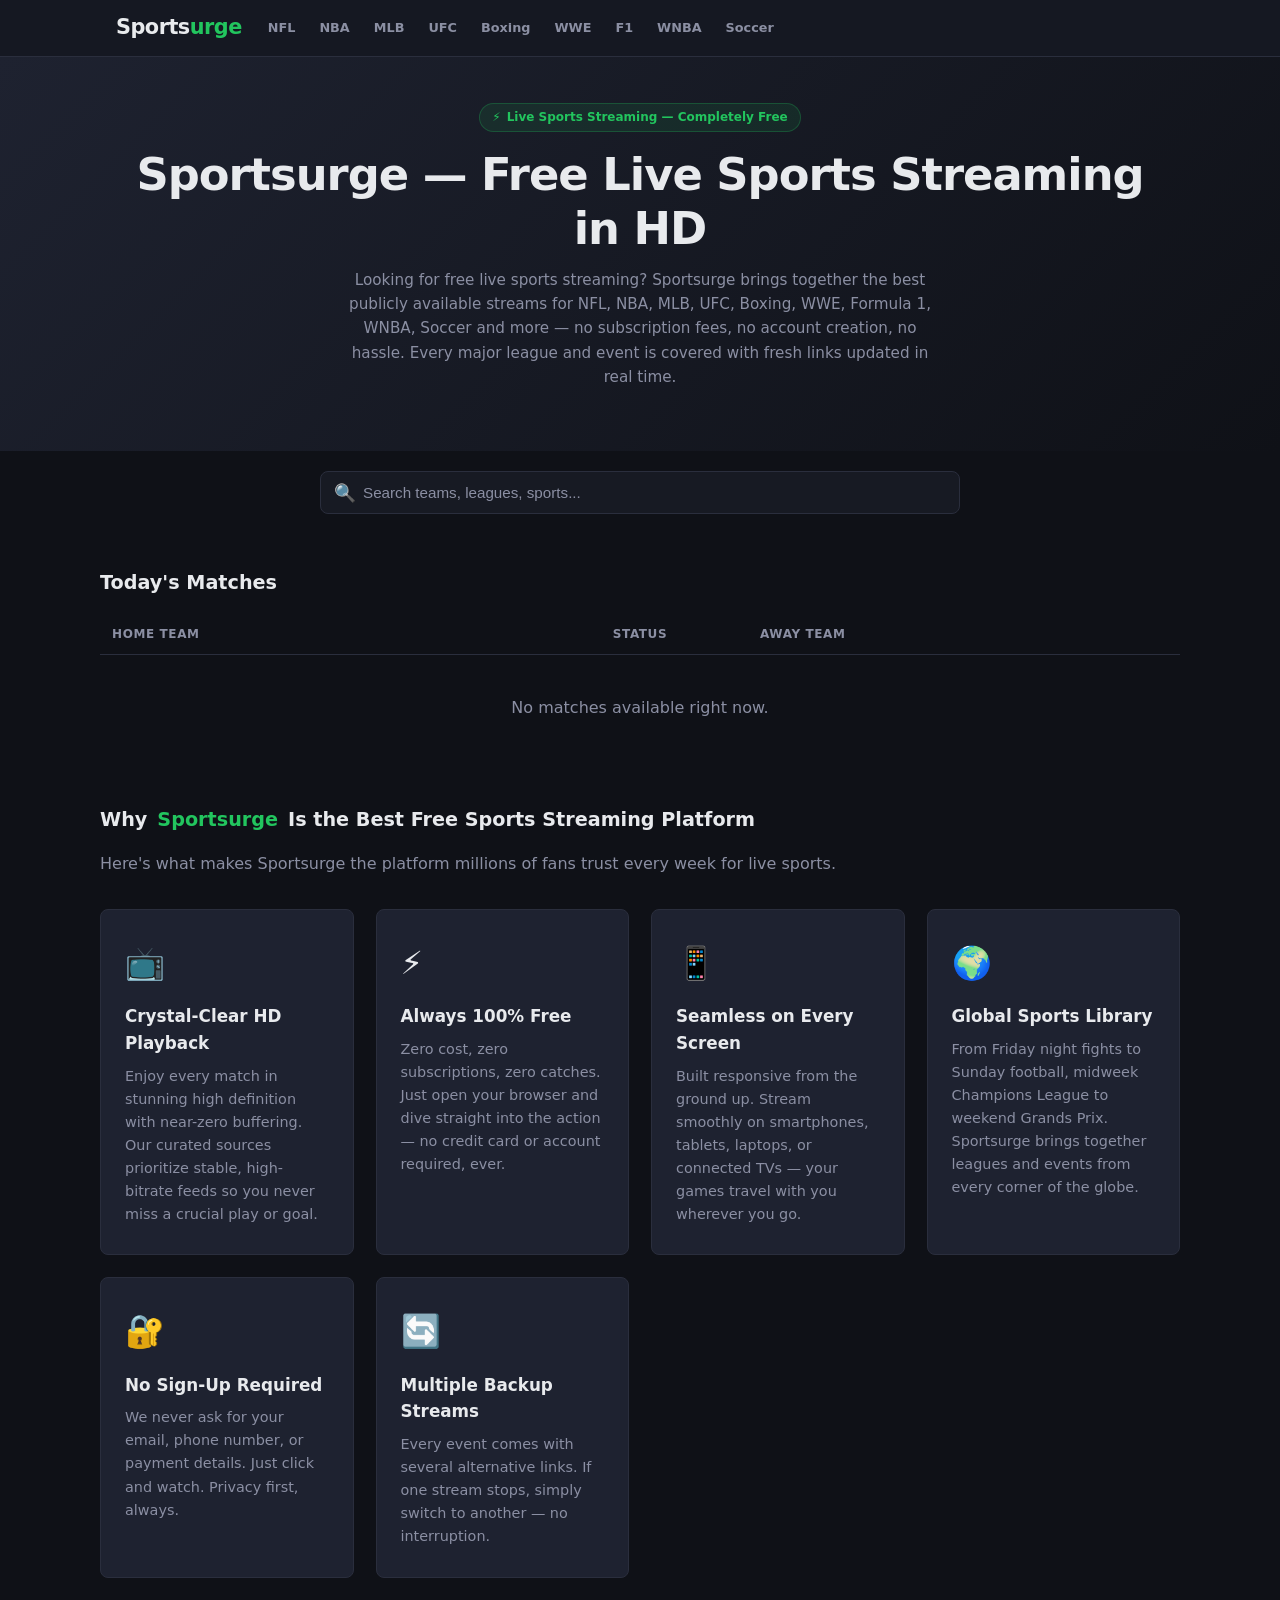
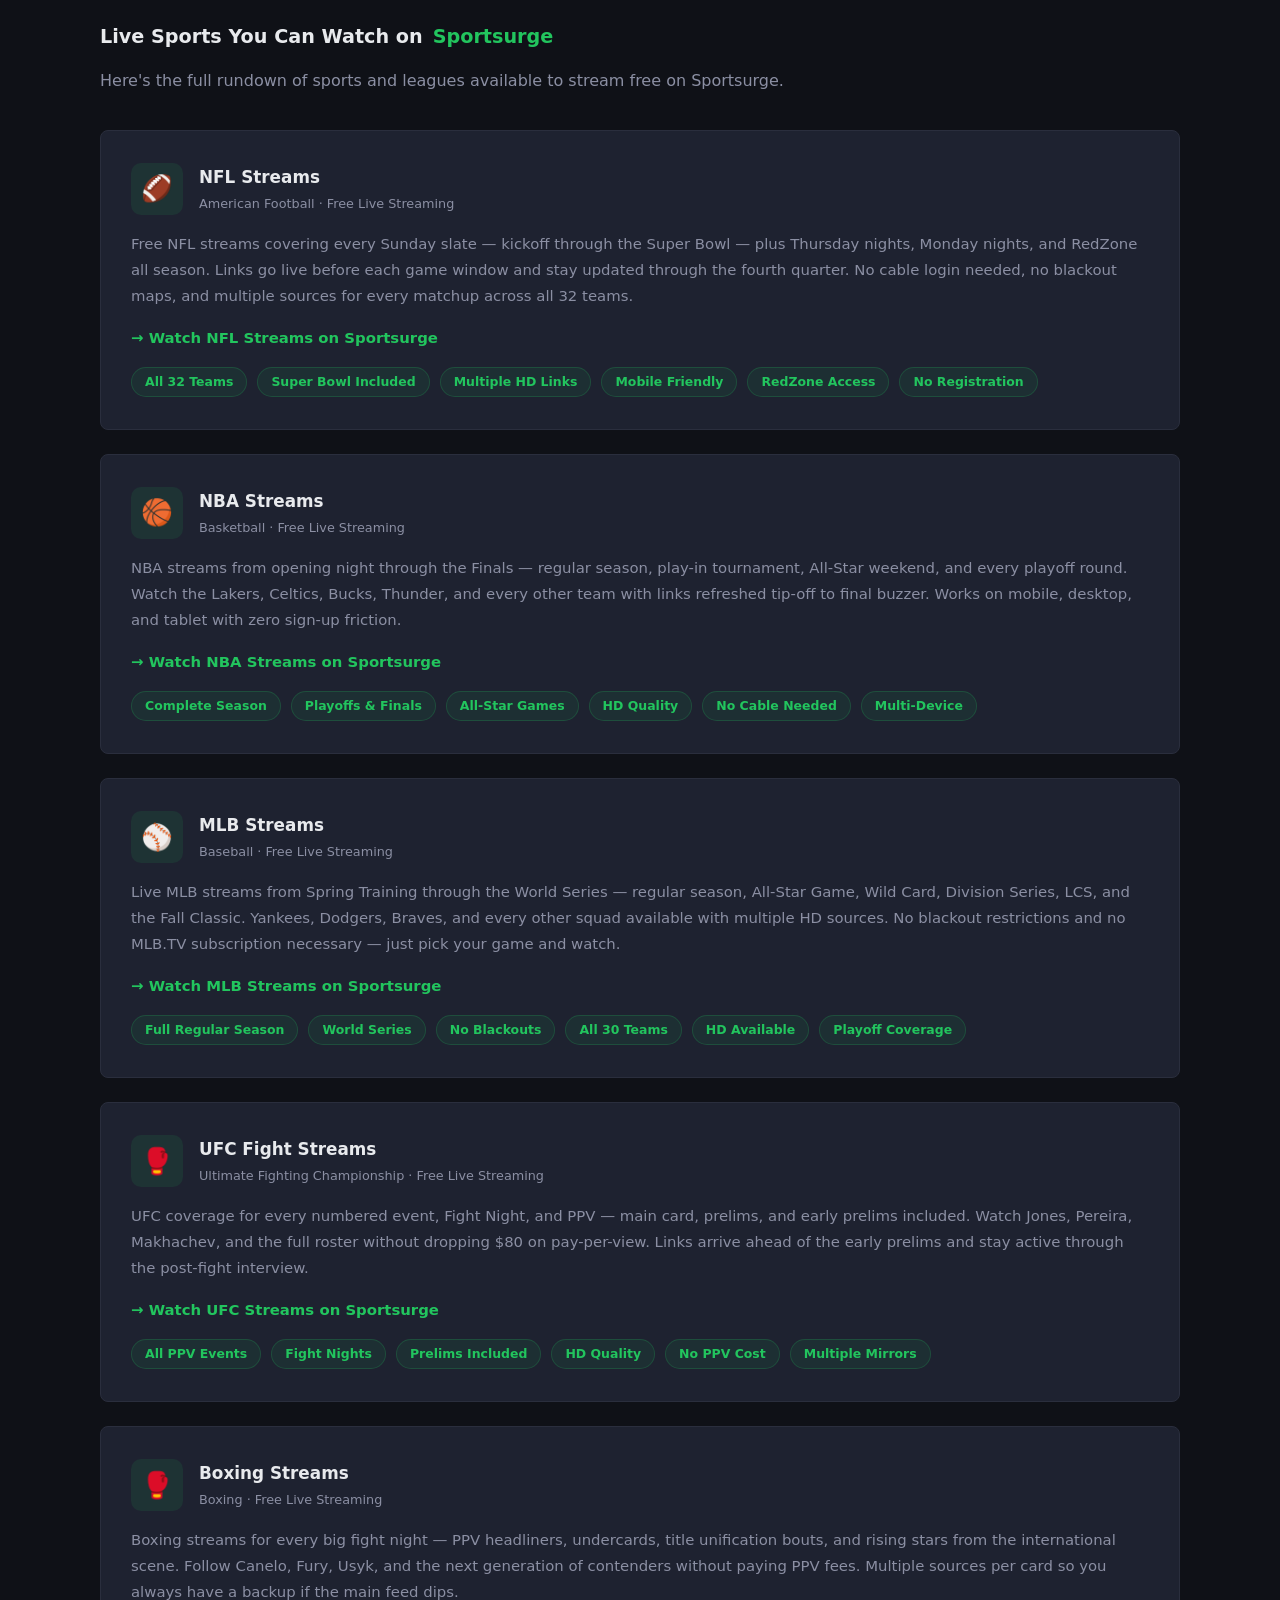
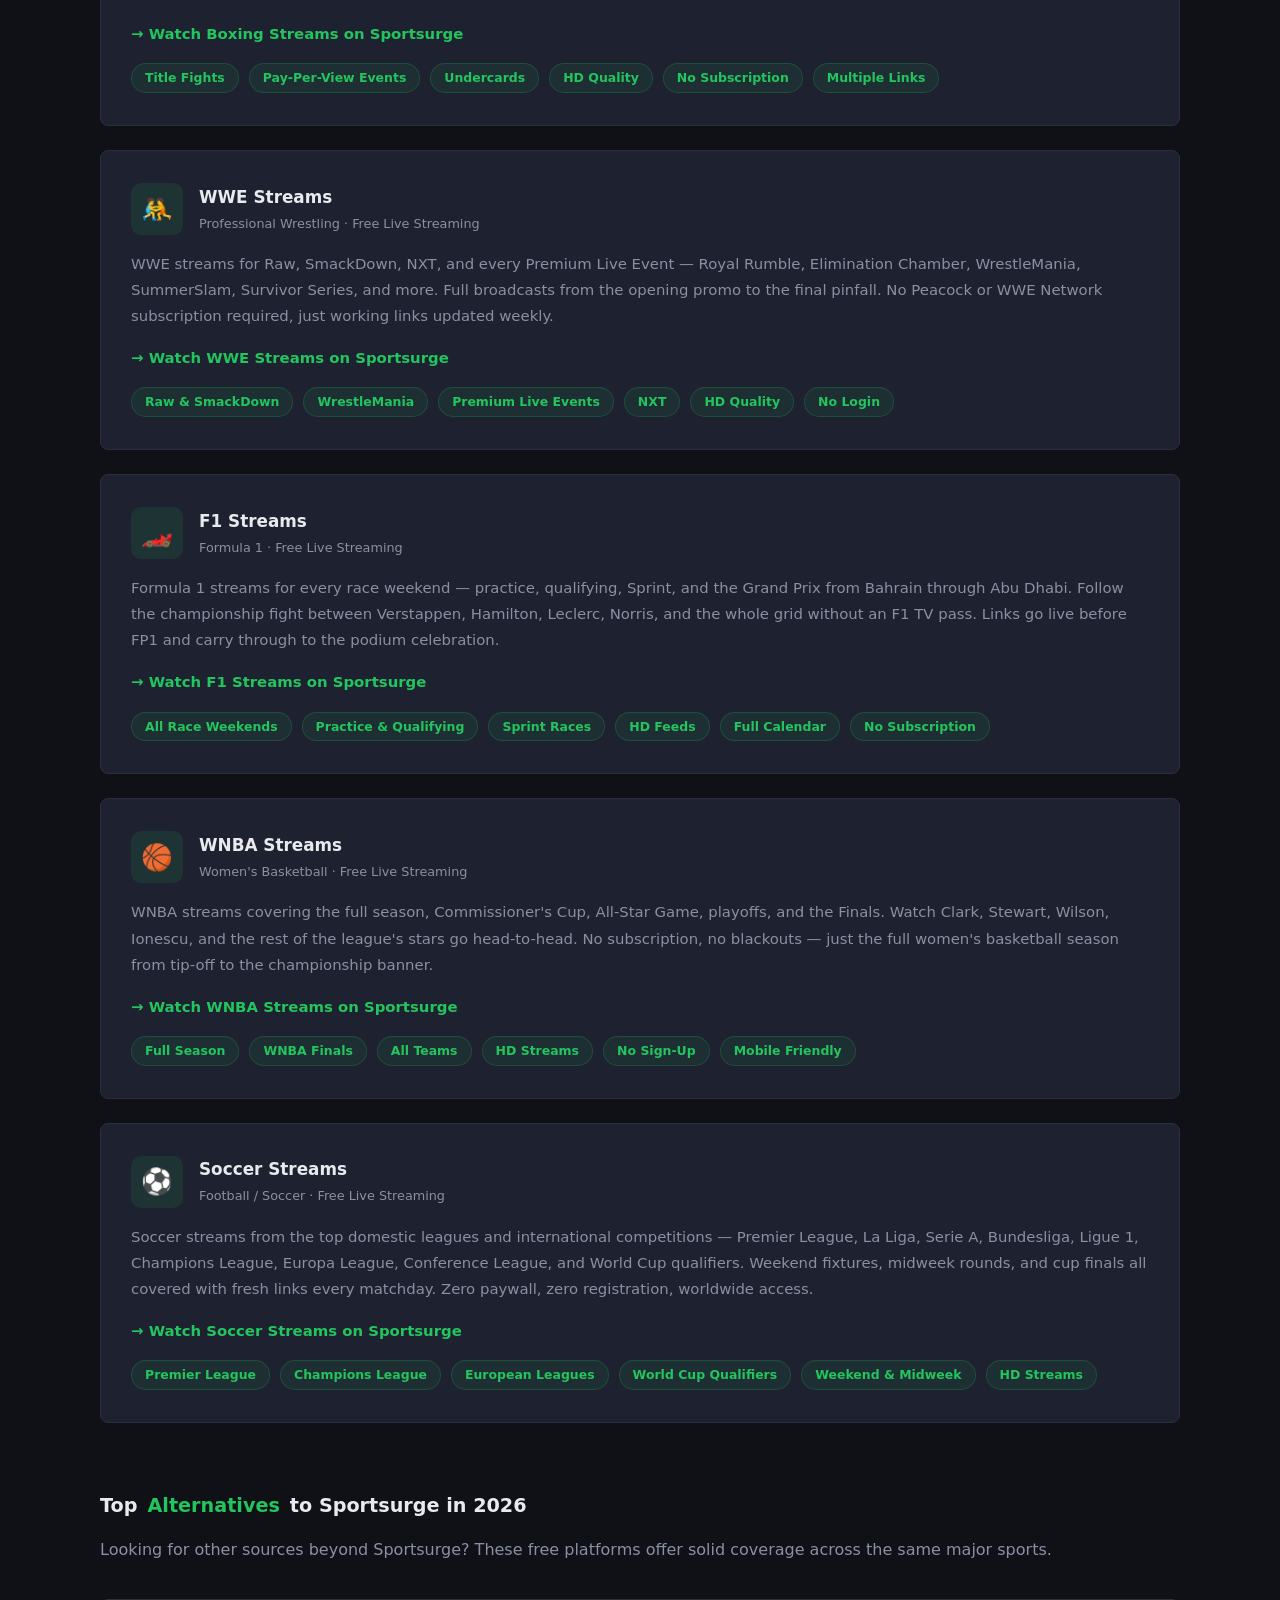
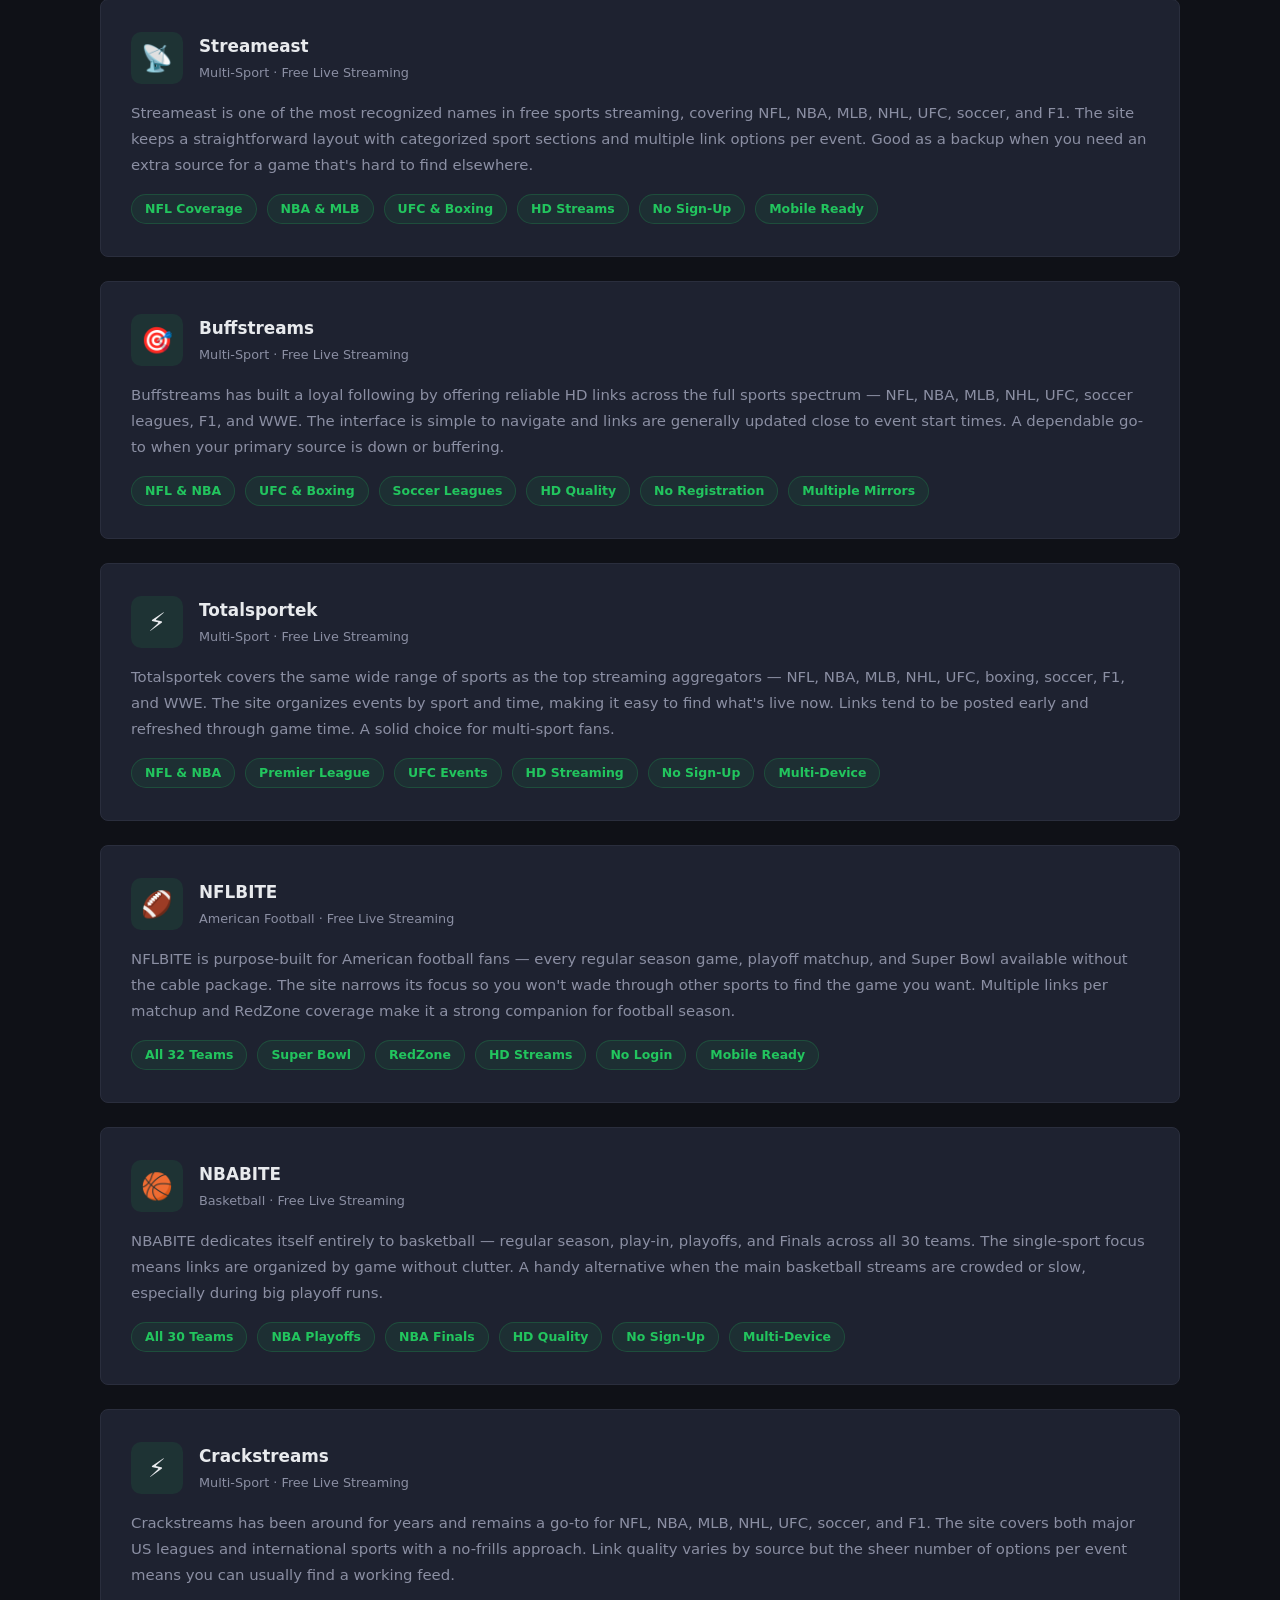
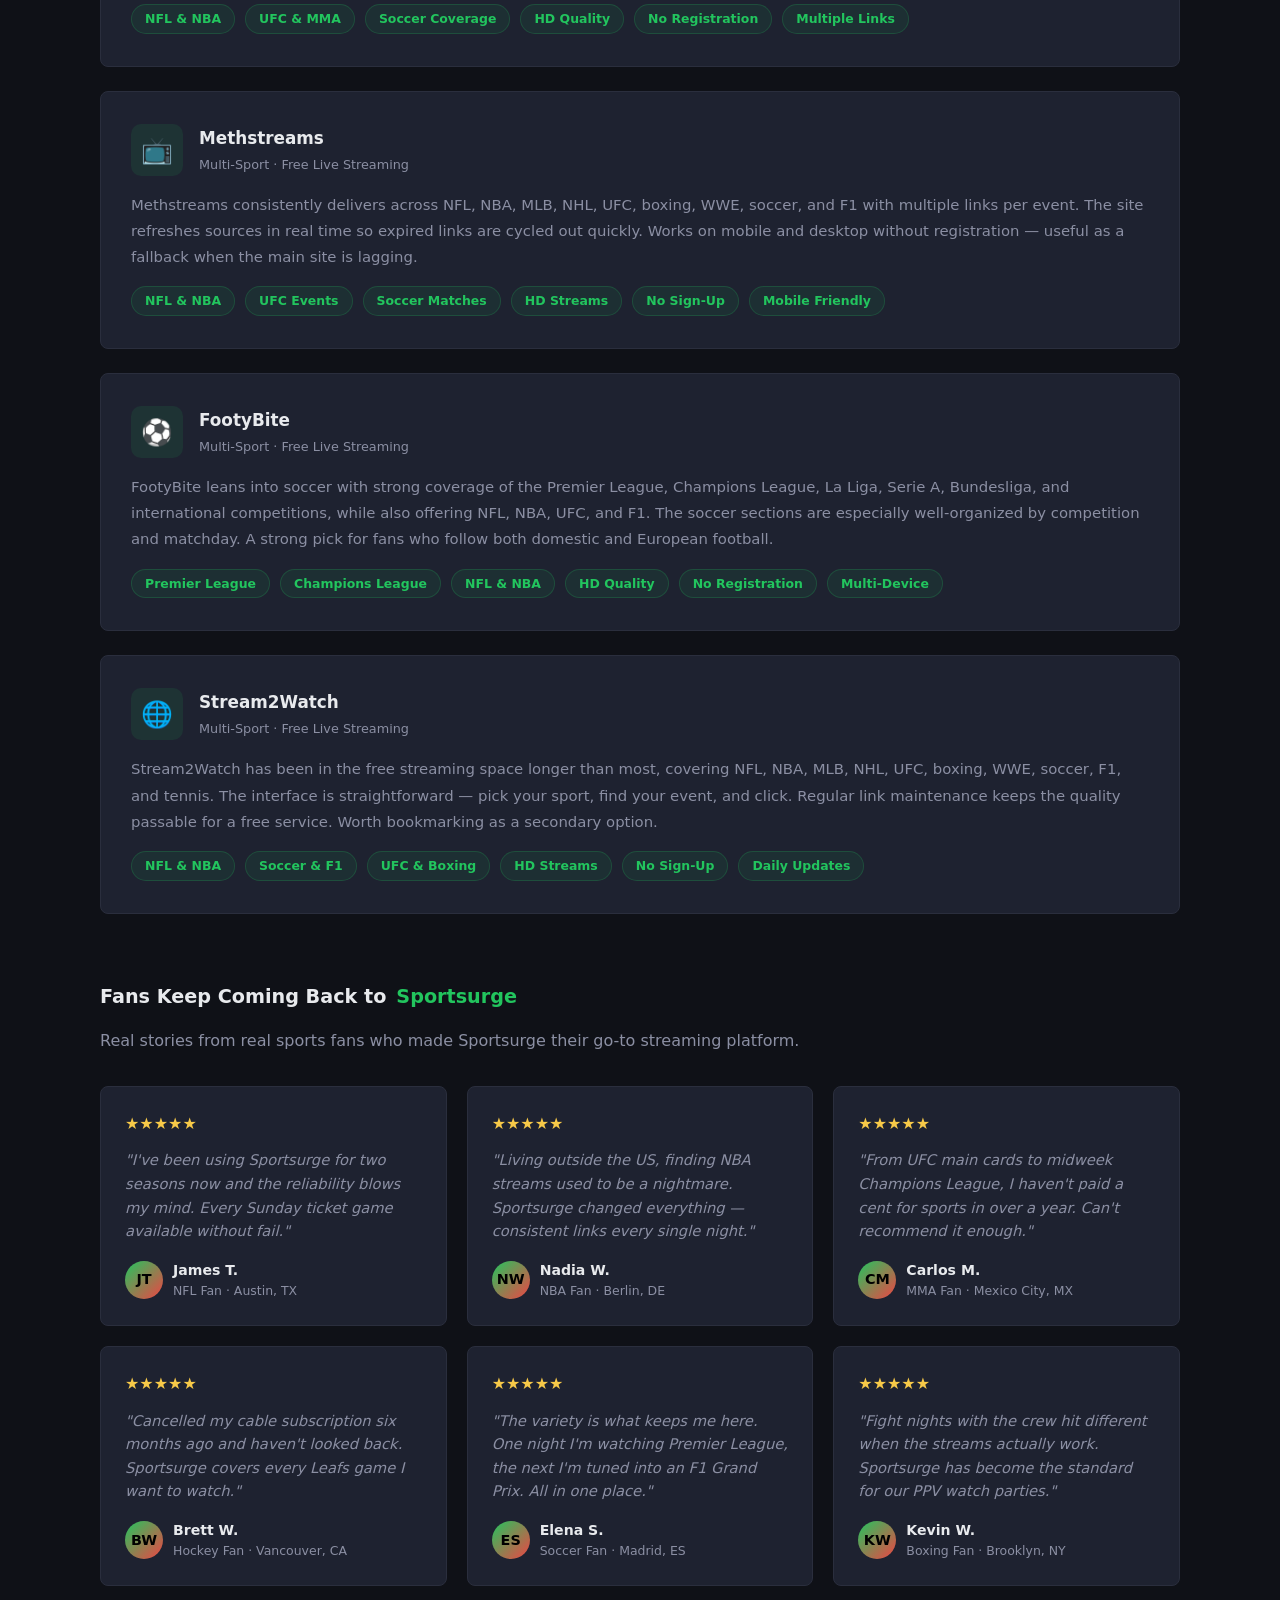
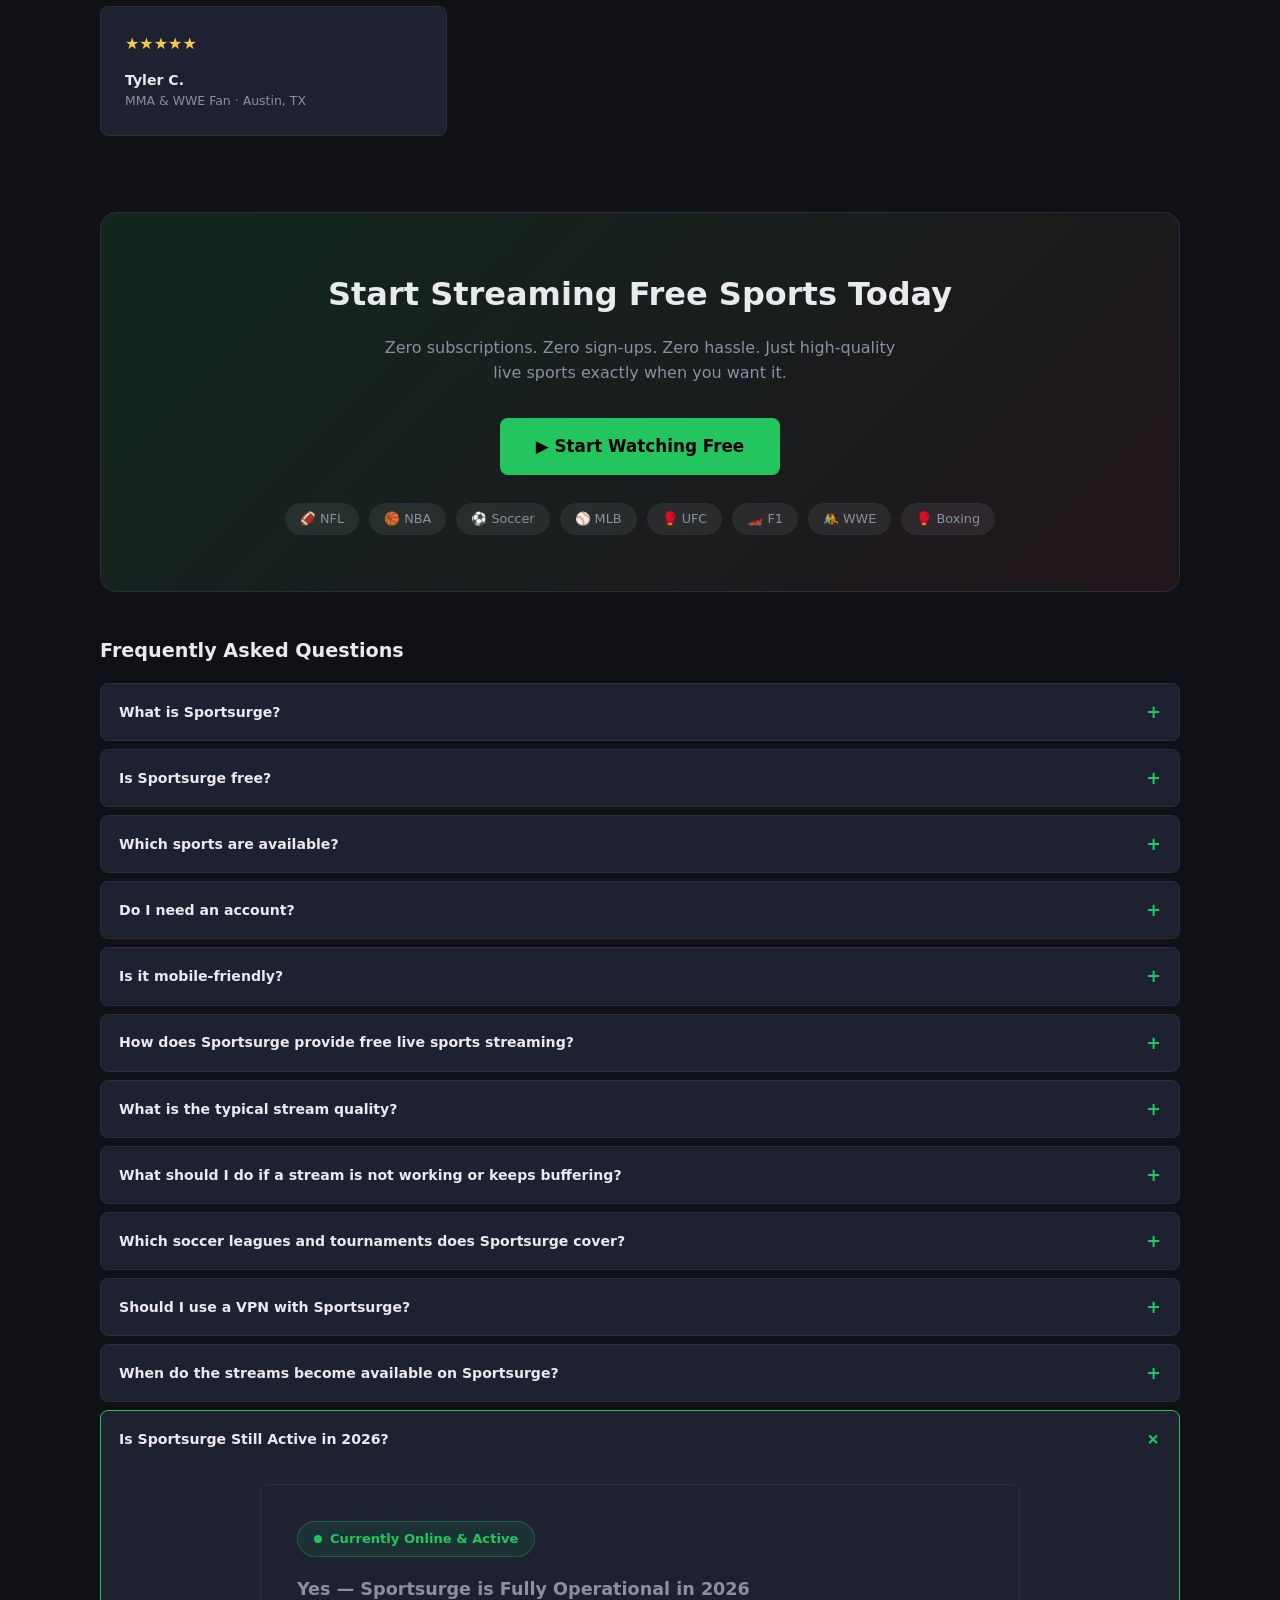
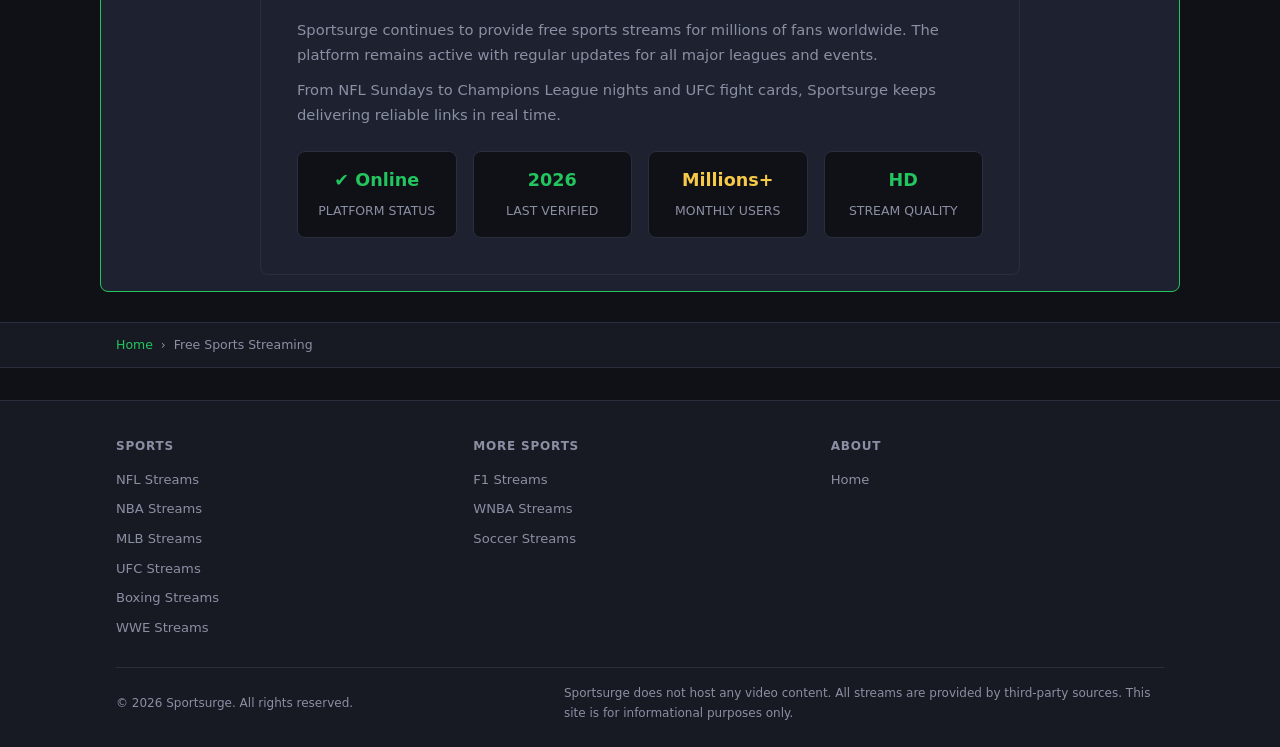
<file: index.html>
﻿<!DOCTYPE html>
<html lang="en">
<head>
  <meta charset="utf-8" />
  <meta name="viewport" content="width=device-width, initial-scale=1.0">
  <title>Sportsurge - Free Live Sports Streaming | NFL, NBA, UFC, MLB</title>
  <meta name="description" content="Sportsurge is your free live sports streaming destination. Watch NFL, NBA, MLB, UFC, Boxing, WWE, F1, and more live and on-demand. No sign-up required.">
  <meta name="robots" content="index, follow, max-snippet:-1, max-image-preview:large, max-video-preview:-1">
  <link rel="canonical" href="https://sportsurge.forum/">
    <link rel="icon" type="image/png" href="/favicon.png">

  

  <meta property="og:type" content="website">
  <meta property="og:url" content="https://sportsurge.forum/">
  <meta property="og:site_name" content="Sportsurge">
  <meta property="og:title" content="Sportsurge - Free Live Sports Streaming">
  <meta property="og:description" content="Watch free live sports on Sportsurge. NFL, NBA, MLB, UFC, Boxing, WWE, F1 and more.">
  <meta name="twitter:title" content="Sportsurge - Free Sports Streaming">
  <meta name="twitter:description" content="Watch NFL, NBA, MLB, UFC, F1 and more live and free.">
  

  <style>
    *,*::before,*::after{box-sizing:border-box;margin:0;padding:0}
    :root{--bg:#0f1117;--surface:#171a23;--card:#1e2230;--border:#2a2e3d;--primary:#22c55e;--accent:#ef4444;--gold:#f7c948;--text:#e8eaed;--muted:#8b8fa3;--radius:8px}
    html{scroll-behavior:smooth;overflow-y:scroll}
    body{background:var(--bg);color:var(--text);font-family:system-ui,-apple-system,'Segoe UI',Roboto,sans-serif;line-height:1.6;min-height:100vh}
    a{color:var(--primary);text-decoration:none}
    a:hover{text-decoration:underline}
    img{max-width:100%;display:block}
    .container{max-width:1080px;margin:0 auto;padding:0 16px}
    .sr-only{position:absolute;width:1px;height:1px;padding:0;margin:-1px;overflow:hidden;clip:rect(0,0,0,0);white-space:nowrap;border:0}

    nav{background:rgba(23,26,35,.95);backdrop-filter:blur(12px);border-bottom:1px solid var(--border);position:sticky;top:0;z-index:100}
    .nav-inner{display:flex;align-items:center;height:56px;gap:8px}
    .logo{font-size:1.3rem;font-weight:900;letter-spacing:-.5px;color:var(--text);white-space:nowrap}
    .logo span{color:var(--primary)}
    .nav-toggle{display:none}
    .nav-hamburger{display:none;font-size:1.5rem;color:var(--text);cursor:pointer;padding:4px 8px;user-select:none;margin-left:auto}
    .nav-scroll{display:flex;gap:4px;overflow-x:auto;flex:1;scrollbar-width:none;-ms-overflow-style:none;padding:0 8px}
    .nav-scroll::-webkit-scrollbar{display:none}
    .nav-link{color:var(--muted);font-size:.8rem;font-weight:600;padding:6px 10px;border-radius:6px;white-space:nowrap;transition:color .15s,background .15s}
    .nav-link:hover{color:var(--text);background:rgba(255,255,255,.06);text-decoration:none}
    .nav-link.active{color:var(--primary);background:rgba(34,197,94,.1)}
    @media(max-width:767px){.nav-hamburger{display:block}.nav-scroll{display:none;flex-direction:column;position:absolute;top:56px;left:0;right:0;background:var(--surface);border-bottom:1px solid var(--border);padding:8px 16px;gap:0}.nav-link{padding:10px 8px;border-bottom:1px solid var(--border);border-radius:0}.nav-link:last-child{border-bottom:none}#nav-toggle:checked~.nav-scroll{display:flex}}

    .hero{background:linear-gradient(135deg,var(--card),transparent);padding:46px 0 38px;text-align:center}
    .hero h1{font-size:clamp(1.6rem,4vw,2.8rem);font-weight:900;line-height:1.2;margin-bottom:12px;letter-spacing:-1px}
    .hero h1 em{font-style:normal;color:var(--primary)}
    .hero p{max-width:600px;margin:0 auto 24px;font-size:.95rem;color:var(--muted)}
    .hero-badge{display:inline-flex;align-items:center;gap:6px;background:rgba(34,197,94,.1);border:1px solid rgba(34,197,94,.25);color:var(--primary);padding:4px 12px;border-radius:20px;font-size:.75rem;font-weight:600;margin-bottom:16px}

    .search-wrap{max-width:640px;margin:20px auto 32px;position:relative}
    .search-input{width:100%;padding:12px 16px 12px 42px;border-radius:var(--radius);border:1px solid var(--border);background:var(--surface);color:var(--text);font-size:.95rem;outline:none;transition:border-color .2s}
    .search-input:focus{border-color:var(--primary)}
    .search-input::placeholder{color:var(--muted)}
    .search-icon{position:absolute;left:14px;top:50%;transform:translateY(-50%);color:var(--muted);font-size:1.1rem;pointer-events:none}
    .search-dropdown{position:absolute;top:100%;left:0;right:0;background:var(--surface);border:1px solid var(--border);border-radius:var(--radius);max-height:360px;overflow-y:auto;display:none;z-index:50;margin-top:4px}
    .search-dropdown.open{display:block}
    .search-item{padding:10px 14px;cursor:pointer;display:flex;align-items:center;gap:10px;border-bottom:1px solid var(--border);transition:background .15s}
    .search-item:last-child{border-bottom:none}
    .search-item:hover{background:rgba(255,255,255,.04)}
    .search-item-teams{flex:1;font-size:.85rem}
    .search-item-teams strong{font-weight:600;color:var(--text)}
    .search-item-meta{font-size:.75rem;color:var(--muted);text-align:right;white-space:nowrap}
    .search-item .cat-tag{font-size:.7rem;padding:2px 8px;border-radius:10px;background:rgba(34,197,94,.1);color:var(--primary)}

    .section{padding:22px 0}
    .section-title{font-size:1.2rem;font-weight:800;margin-bottom:16px;display:flex;align-items:center;gap:10px}
    .section-title span{color:var(--primary)}

    .match-table{width:100%;border-collapse:collapse;table-layout:fixed}
    .match-table th{padding:10px 12px;text-align:left;font-size:.75rem;font-weight:700;text-transform:uppercase;letter-spacing:.6px;color:var(--muted);border-bottom:1px solid var(--border)}
    .match-table th:nth-child(1),.match-row td:nth-child(1){width:40%}
    .match-table th:nth-child(2),.match-row td:nth-child(2){width:20%;text-align:center}
    .match-table th:nth-child(3),.match-row td:nth-child(3){width:calc(40% - 30px)}
    .match-table th:nth-child(4),.match-row td:nth-child(4){width:30px;text-align:center}
    .match-row{cursor:pointer;transition:background .15s}
    .match-row:hover{background:rgba(255,255,255,.04)}
    .match-row td{padding:10px 12px;height:56px;border-bottom:1px solid rgba(255,255,255,.04);vertical-align:middle}
    .skel td{padding:10px 12px;height:56px;background:linear-gradient(90deg,var(--card) 25%,rgba(255,255,255,.04) 50%,var(--card) 75%);background-size:200% 100%;animation:shimmer 1.5s infinite}
    @keyframes shimmer{0%{background-position:200% 0}100%{background-position:-200% 0}}
    .team-cell{display:flex;align-items:center;gap:8px}
    .team-cell img{width:22px;height:22px;border-radius:50%;flex-shrink:0;object-fit:contain}
    .team-cell .name{font-size:.85rem;font-weight:600}
    .status-cell{text-align:center}
    .status-live{color:var(--accent);font-weight:800;font-size:.85rem}
    .status-time{color:var(--text);font-size:.85rem;font-weight:600}
    .status-sub{color:var(--muted);font-size:.75rem;font-weight:400}
    .cat-tag{display:inline-block;font-size:.7rem;padding:2px 10px;border-radius:10px;background:rgba(34,197,94,.1);color:var(--primary);font-weight:600;margin-top:3px}
    .nav-icon{text-align:center;color:var(--muted);font-size:1.3rem;transition:transform .2s;line-height:1}
    .match-row:hover .nav-icon{transform:translateX(3px);color:var(--primary)}
    @media(max-width:599px){.match-table th{padding:6px 4px;font-size:.68rem}.match-row td,.skel td{padding:6px 4px;height:48px}.team-cell img{width:18px;height:18px}.team-cell .name{font-size:.78rem}.status-live,.status-time{font-size:.75rem}.match-table th:nth-child(1),.match-row td:nth-child(1){width:35%;overflow:hidden;text-overflow:ellipsis;white-space:nowrap}.match-table th:nth-child(2),.match-row td:nth-child(2){width:20%}.match-table th:nth-child(3),.match-row td:nth-child(3){width:calc(35% - 20px);overflow:hidden;text-overflow:ellipsis;white-space:nowrap}.match-table th:nth-child(4),.match-row td:nth-child(4){width:20px;text-align:center}}

    details{background:var(--card);border:1px solid var(--border);border-radius:var(--radius);overflow:hidden;margin-bottom:8px}
    details[open]{border-color:var(--primary)}
    summary{padding:14px 18px;font-weight:700;font-size:.88rem;cursor:pointer;list-style:none;display:flex;justify-content:space-between;align-items:center;user-select:none}
    summary::-webkit-details-marker{display:none}
    summary::after{content:'+';color:var(--primary);font-size:1.1rem;transition:transform .2s}
    details[open] summary::after{transform:rotate(45deg)}
    .faq-body{padding:0 18px 16px;color:var(--muted);font-size:.84rem;line-height:1.7}

    footer{background:var(--surface);border-top:1px solid var(--border);padding:36px 0 24px;margin-top:32px}
    .footer-inner{display:grid;grid-template-columns:repeat(auto-fit,minmax(150px,1fr));gap:24px;margin-bottom:24px}
    .footer-col h4{font-size:.75rem;font-weight:700;text-transform:uppercase;letter-spacing:.8px;color:var(--muted);margin-bottom:10px}
    .footer-col ul{list-style:none}
    .footer-col li{margin-bottom:4px}
    .footer-col a{font-size:.82rem;color:var(--muted);transition:color .15s}
    .footer-col a:hover{color:var(--primary);text-decoration:none}
    .footer-bottom{border-top:1px solid var(--border);padding-top:16px;display:flex;justify-content:space-between;align-items:center;flex-wrap:wrap;gap:8px}
    .footer-bottom p{font-size:.75rem;color:var(--muted)}
    .disclaimer{font-size:.72rem;color:var(--muted);max-width:600px}

    .page-section{display:none}
    .page-section.active{display:block}

    .match-hero{text-align:center;padding:56px 0 44px;background:linear-gradient(135deg,var(--card),transparent)}
    .match-hero .teams{display:flex;justify-content:center;align-items:center;gap:24px;margin-bottom:20px}
    .match-hero .team{display:flex;flex-direction:column;align-items:center;gap:8px}
    .match-hero .team img{width:64px;height:64px;border-radius:50%;object-fit:contain}
    .match-hero .team .tname{font-size:1.25rem;font-weight:800}
    .match-hero .vs{width:40px;height:40px;border-radius:50%;background:var(--card);border:1px solid var(--border);display:flex;align-items:center;justify-content:center;font-size:.8rem;font-weight:700;color:var(--muted);flex-shrink:0}
    .match-hero .single-title{font-size:clamp(1.3rem,3vw,2rem);font-weight:800;margin-bottom:16px;line-height:1.3}
    .match-hero .meta{color:var(--muted);font-size:.9rem;display:flex;gap:12px;justify-content:center;flex-wrap:wrap}
    .match-hero .meta .live-label{color:var(--accent);font-weight:800}

    .source-card{background:var(--card);border:1px solid var(--border);border-radius:var(--radius);overflow:hidden;margin-bottom:12px}
    .source-card .sc-header{display:flex;justify-content:space-between;align-items:center;padding:12px 16px;background:var(--surface);border-bottom:1px solid var(--border)}
    .source-card .sc-header .sc-name{font-weight:700;font-size:.88rem}
    .source-card .sc-header .sc-count{font-size:.75rem;color:var(--muted)}
    .source-card table{width:100%;border-collapse:collapse;table-layout:fixed}
    .source-card th{padding:8px 12px;text-align:left;font-size:.7rem;font-weight:700;text-transform:uppercase;letter-spacing:.5px;color:var(--muted);border-bottom:1px solid var(--border);background:var(--card)}
    .source-card td{padding:10px 12px;border-bottom:1px solid rgba(255,255,255,.04);font-size:.82rem;vertical-align:middle}
    .source-card tr:last-child td{border-bottom:none}
    .source-card .snum{color:var(--muted);font-weight:600;width:36px;text-align:center}
    .source-card .slang{display:flex;align-items:center;gap:8px}
    .hd-badge{display:inline-block;font-size:.65rem;font-weight:700;padding:2px 8px;border-radius:4px;background:rgba(34,197,94,.15);color:var(--primary)}
    .sd-badge{display:inline-block;font-size:.65rem;font-weight:700;padding:2px 8px;border-radius:4px;background:rgba(139,143,163,.15);color:var(--muted)}
    .source-card .sv{color:var(--muted);font-size:.78rem;text-align:right}
    .src-watch-btn{display:inline-block;background:var(--primary);color:#000;padding:6px 16px;border-radius:5px;font-weight:700;font-size:.78rem;transition:opacity .15s;white-space:nowrap;text-decoration:none}
    .src-watch-btn:hover{opacity:.85;text-decoration:none}
    .src-watch-btn.active{background:rgba(34,197,94,.15);color:var(--primary);cursor:default;opacity:1}

    .skel-hero{text-align:center;padding:56px 0 44px}
    .skel-hero .skel-row{display:flex;justify-content:center;align-items:center;gap:24px;margin-bottom:20px}
    .skel-hero .skel-circle{width:64px;height:64px;border-radius:50%;background:linear-gradient(90deg,var(--card) 25%,rgba(255,255,255,.04) 50%,var(--card) 75%);background-size:200% 100%;animation:shimmer 1.5s infinite}
    .skel-hero .skel-vs{width:40px;height:40px;border-radius:50%;background:var(--border)}
    .skel-hero .skel-bar{height:14px;border-radius:6px;background:linear-gradient(90deg,var(--card) 25%,rgba(255,255,255,.04) 50%,var(--card) 75%);background-size:200% 100%;animation:shimmer 1.5s infinite;margin:0 auto 8px}
    .skel-hero .skel-bar.w200{width:200px}
    .skel-hero .skel-bar.w150{width:150px}
    .skel-source{background:var(--card);border:1px solid var(--border);border-radius:var(--radius);overflow:hidden;margin-bottom:12px}
    .skel-source .skel-hdr{display:flex;justify-content:space-between;padding:12px 16px;background:var(--surface);border-bottom:1px solid var(--border)}
    .skel-source .skel-hdr .skel-bar{height:12px;border-radius:6px;background:linear-gradient(90deg,var(--card) 25%,rgba(255,255,255,.04) 50%,var(--card) 75%);background-size:200% 100%;animation:shimmer 1.5s infinite}
    .skel-source .skel-hdr .w100{width:100px}
    .skel-source .skel-hdr .w60{width:60px}
    .skel-source .skel-stream{display:flex;padding:10px 12px;border-bottom:1px solid rgba(255,255,255,.04);gap:12px;align-items:center}
    .skel-source .skel-stream:last-child{border-bottom:none}
    .skel-source .skel-stream .skel-bar{height:12px;border-radius:6px;background:linear-gradient(90deg,var(--card) 25%,rgba(255,255,255,.04) 50%,var(--card) 75%);background-size:200% 100%;animation:shimmer 1.5s infinite}
    .skel-source .skel-stream .sn{width:24px}
    .skel-source .skel-stream .sl{width:80px}
    .skel-source .skel-stream .sv{width:60px;margin-left:auto}
    .skel-source .skel-stream .sb{width:60px}

    .features-grid{display:grid;grid-template-columns:repeat(auto-fit,minmax(240px,1fr));gap:22px;margin-top:32px}
    .feature-card{background:var(--card);border:1px solid var(--border);border-radius:var(--radius);padding:28px 24px;transition:border-color .25s,transform .25s}
    .feature-card:hover{border-color:var(--primary);transform:translateY(-3px)}
    .feature-icon{font-size:2rem;margin-bottom:14px;display:block}
    .feature-card h3{font-size:1.05rem;font-weight:700;margin-bottom:8px}
    .feature-card p{font-size:.9rem;color:var(--muted)}

    .detail-block{background:var(--card);border:1px solid var(--border);border-radius:var(--radius);padding:32px 30px;margin-bottom:24px;transition:border-color .25s}
    .detail-block:hover{border-color:var(--primary)}
    .detail-header{display:flex;align-items:center;gap:16px;margin-bottom:16px}
    .detail-icon{width:52px;height:52px;border-radius:10px;flex-shrink:0;display:flex;align-items:center;justify-content:center;font-size:1.6rem;background:rgba(34,197,94,.1)}
    .detail-title{font-size:.9rem;font-weight:300}
    .detail-tag{font-size:.8rem;color:var(--muted);margin-top:3px}
    .detail-block p{color:var(--muted);font-size:.93rem;line-height:1.75;margin-bottom:16px}
    .features-list{display:flex;flex-wrap:wrap;gap:10px;margin-top:4px}
    .feature-pill{background:rgba(34,197,94,.08);border:1px solid rgba(34,197,94,.2);color:var(--primary);border-radius:20px;padding:4px 13px;font-size:.78rem;font-weight:600}

    .testimonials-grid{display:grid;grid-template-columns:repeat(auto-fit,minmax(260px,1fr));gap:20px;margin-top:32px}
    .testimonial-card{background:var(--card);border:1px solid var(--border);border-radius:var(--radius);padding:24px}
    .stars{color:var(--gold);font-size:1rem;margin-bottom:12px}
    .testimonial-card p{font-size:.92rem;color:var(--muted);margin-bottom:16px;font-style:italic}
    .reviewer{display:flex;align-items:center;gap:10px}
    .reviewer-avatar{width:38px;height:38px;border-radius:50%;background:linear-gradient(135deg,var(--primary),var(--accent));display:flex;align-items:center;justify-content:center;font-weight:800;font-size:.9rem;color:#000;flex-shrink:0}
    .reviewer-name{font-size:.88rem;font-weight:700}
    .reviewer-sub{font-size:.78rem;color:var(--muted)}

    .cta-section{background:linear-gradient(135deg,rgba(34,197,94,.12),rgba(239,68,68,.08));border:1px solid var(--border);border-radius:16px;padding:56px 40px;text-align:center;margin-top:32px}
    .cta-section h2{font-size:clamp(1.4rem,3.5vw,2rem);font-weight:900;margin-bottom:14px}
    .cta-section p{color:var(--muted);font-size:1rem;max-width:520px;margin:0 auto 32px}
    .cta-sports{display:flex;gap:10px;justify-content:center;flex-wrap:wrap;margin-top:28px}
    .sport-tag{background:rgba(255,255,255,.07);border:1px solid var(--border);border-radius:20px;padding:5px 14px;font-size:.8rem;color:var(--muted);transition:color .2s,background .2s}
a.sport-tag:hover{color:var(--primary);background:rgba(34,197,94,.08);text-decoration:none}

    .status-card{background:var(--card);border:1px solid var(--border);border-radius:var(--radius);padding:36px;max-width:760px;margin:16px auto 0}
    .status-badge{display:inline-flex;align-items:center;gap:8px;background:rgba(34,197,94,.1);border:1px solid rgba(34,197,94,.3);color:var(--primary);padding:6px 16px;border-radius:20px;font-size:.82rem;font-weight:700;margin-bottom:18px}
    .pulse{width:8px;height:8px;border-radius:50%;background:var(--primary);animation:pulse 1.6s infinite;display:inline-block}
    @keyframes pulse{0%,100%{opacity:1;transform:scale(1)}50%{opacity:.4;transform:scale(.7)}}
    .status-card h3{font-size:1.1rem;font-weight:800;margin-bottom:12px}
    .status-card p{color:var(--muted);font-size:.92rem}
    .status-info{display:grid;grid-template-columns:repeat(auto-fit,minmax(140px,1fr));gap:16px;margin-top:24px}
    .status-item{background:var(--bg);border:1px solid var(--border);border-radius:8px;padding:14px;text-align:center}
    .status-item strong{display:block;font-size:1.1rem;margin-bottom:4px}
    .status-item span{font-size:.78rem;color:var(--muted);text-transform:uppercase}

    @media(max-width:599px){
      .match-hero{padding:36px 0 28px}
      .match-hero .team img{width:48px;height:48px}
      .match-hero .team .tname{font-size:1rem}
      .match-hero .teams{gap:16px}
      .match-hero .vs{width:32px;height:32px;font-size:.7rem}
      .match-hero .meta{font-size:.82rem;gap:8px}
      .source-card th{padding:6px 8px;font-size:.65rem}
      .source-card td{padding:8px;font-size:.78rem}
      .source-card .sc-header{padding:10px 12px}
      .source-card .sc-header .sc-name{font-size:.82rem}
      .source-card .snum{width:28px}
      .src-watch-btn{padding:5px 12px;font-size:.72rem}
      .skel-hero{padding:36px 0 28px}
      .skel-hero .skel-circle{width:48px;height:48px}
      .skel-hero .skel-vs{width:32px;height:32px}
      .skel-hero .skel-row{gap:16px}
      .detail-block{padding:24px 18px}
      .detail-icon{width:42px;height:42px;font-size:1.3rem}
      .cta-section{padding:36px 24px}
      .status-card{padding:24px 18px}
    }
  </style>
</head>
<body>

  <nav>
    <div class="container nav-inner">
      <a href="/" class="logo">Sports<span>urge</span></a>
      <input type="checkbox" id="nav-toggle" class="nav-toggle">
      <label for="nav-toggle" class="nav-hamburger">&#9776;</label>
      <div class="nav-scroll" id="nav-links">
        <a href="/nfl/" class="nav-link" data-cat="nfl">NFL</a>
        <a href="/nba/" class="nav-link" data-cat="nba">NBA</a>
        <a href="/mlb/" class="nav-link" data-cat="mlb">MLB</a>
        <a href="/ufc/" class="nav-link" data-cat="ufc">UFC</a>
        <a href="/boxing/" class="nav-link" data-cat="boxing">Boxing</a>
        <a href="/wwe/" class="nav-link" data-cat="wwe">WWE</a>
        <a href="/f1/" class="nav-link" data-cat="f1">F1</a>
        <a href="/wnba/" class="nav-link" data-cat="wnba">WNBA</a>
        <a href="/soccer/" class="nav-link" data-cat="soccer">Soccer</a>
      </div>
    </div>
  </nav>
<main>
  <div id="page-home" class="page-section active">
    <section class="hero">
      <div class="container">
        <div class="hero-badge"><span>⚡</span> Live Sports Streaming — Completely Free</div>
        <h1>Sportsurge — Free Live Sports Streaming in HD</h1>
        <p>Looking for free live sports streaming? Sportsurge brings together the best publicly available streams for NFL, NBA, MLB, UFC, Boxing, WWE, Formula 1, WNBA, Soccer and more — no subscription fees, no account creation, no hassle. Every major league and event is covered with fresh links updated in real time.</p>
      </div>
    </section>

    <div class="container">
      <div class="search-wrap">
        <span class="search-icon">🔍</span>
        <input type="text" class="search-input" id="search-input" placeholder="Search teams, leagues, sports..." autocomplete="off">
        <div class="search-dropdown" id="search-dropdown"></div>
      </div>
    </div>

    <div class="container section" id="matches-section">
      <h2 class="section-title">Today's Matches</h2>
        <table class="match-table" id="match-table">
          <thead>
            <tr>
              <th>Home Team</th>
              <th>Status</th>
              <th>Away Team</th>
              <th></th>
            </tr>
          </thead>
          <tbody id="match-tbody">
            <tr class="skel"><td></td><td></td><td></td><td></td></tr>
            <tr class="skel"><td></td><td></td><td></td><td></td></tr>
            <tr class="skel"><td></td><td></td><td></td><td></td></tr>
            <tr class="skel"><td></td><td></td><td></td><td></td></tr>
            <tr class="skel"><td></td><td></td><td></td><td></td></tr>
            <tr class="skel"><td></td><td></td><td></td><td></td></tr>
            <tr class="skel"><td></td><td></td><td></td><td></td></tr>
            <tr class="skel"><td></td><td></td><td></td><td></td></tr>
            <tr class="skel"><td></td><td></td><td></td><td></td></tr>
            <tr class="skel"><td></td><td></td><td></td><td></td></tr>
          </tbody>
        </table>
    </div>



    <!-- ══ WHY SPORTSURGE ══ -->
    <section class="container section" aria-label="Why Sportsurge">
      <h2 class="section-title">Why <span>Sportsurge</span> Is the Best Free Sports Streaming Platform</h2>
      <p style="color:var(--muted);margin-bottom:24px">Here's what makes Sportsurge the platform millions of fans trust every week for live sports.</p>
      <div class="features-grid">
        <div class="feature-card">
          <span class="feature-icon">📺</span>
          <h3>Crystal-Clear HD Playback</h3>
          <p>Enjoy every match in stunning high definition with near-zero buffering. Our curated sources prioritize stable, high-bitrate feeds so you never miss a crucial play or goal.</p>
        </div>
        <div class="feature-card">
          <span class="feature-icon">⚡</span>
          <h3>Always 100% Free</h3>
          <p>Zero cost, zero subscriptions, zero catches. Just open your browser and dive straight into the action — no credit card or account required, ever.</p>
        </div>
        <div class="feature-card">
          <span class="feature-icon">📱</span>
          <h3>Seamless on Every Screen</h3>
          <p>Built responsive from the ground up. Stream smoothly on smartphones, tablets, laptops, or connected TVs — your games travel with you wherever you go.</p>
        </div>
        <div class="feature-card">
          <span class="feature-icon">🌍</span>
          <h3>Global Sports Library</h3>
          <p>From Friday night fights to Sunday football, midweek Champions League to weekend Grands Prix. Sportsurge brings together leagues and events from every corner of the globe.</p>
        </div>
        <div class="feature-card">
          <span class="feature-icon">🔐</span>
          <h3>No Sign-Up Required</h3>
          <p>We never ask for your email, phone number, or payment details. Just click and watch. Privacy first, always.</p>
        </div>
        <div class="feature-card">
          <span class="feature-icon">🔄</span>
          <h3>Multiple Backup Streams</h3>
          <p>Every event comes with several alternative links. If one stream stops, simply switch to another — no interruption.</p>
        </div>
      </div>
    </section>

    <!-- ══ SPORTS COVERAGE ══ -->
    <section class="container section" aria-label="Sports Coverage">
      <h2 class="section-title">Live Sports You Can Watch on <span>Sportsurge</span></h2>
      <p style="color:var(--muted);margin-bottom:36px">Here's the full rundown of sports and leagues available to stream free on Sportsurge.</p>

      <div class="detail-block">
        <div class="detail-header">
          <div class="detail-icon">🏈</div>
          <div>
            <div class="detail-title"><h3>NFL Streams</h3></div>
            <div class="detail-tag">American Football · Free Live Streaming</div>
          </div>
        </div>
        <p>Free NFL streams covering every Sunday slate — kickoff through the Super Bowl — plus Thursday nights, Monday nights, and RedZone all season. Links go live before each game window and stay updated through the fourth quarter. No cable login needed, no blackout maps, and multiple sources for every matchup across all 32 teams.</p>
        <p><a href="/nfl/" style="color:var(--primary);font-weight:700">→ Watch NFL Streams on Sportsurge</a></p>
        <div class="features-list">
          <span class="feature-pill">All 32 Teams</span>
          <span class="feature-pill">Super Bowl Included</span>
          <span class="feature-pill">Multiple HD Links</span>
          <span class="feature-pill">Mobile Friendly</span>
          <span class="feature-pill">RedZone Access</span>
          <span class="feature-pill">No Registration</span>
        </div>
      </div>

      <div class="detail-block">
        <div class="detail-header">
          <div class="detail-icon">🏀</div>
          <div>
            <div class="detail-title"><h3>NBA Streams</h3></div>
            <div class="detail-tag">Basketball · Free Live Streaming</div>
          </div>
        </div>
        <p>NBA streams from opening night through the Finals — regular season, play-in tournament, All-Star weekend, and every playoff round. Watch the Lakers, Celtics, Bucks, Thunder, and every other team with links refreshed tip-off to final buzzer. Works on mobile, desktop, and tablet with zero sign-up friction.</p>
        <p><a href="/nba/" style="color:var(--primary);font-weight:700">→ Watch NBA Streams on Sportsurge</a></p>
        <div class="features-list">
          <span class="feature-pill">Complete Season</span>
          <span class="feature-pill">Playoffs &amp; Finals</span>
          <span class="feature-pill">All-Star Games</span>
          <span class="feature-pill">HD Quality</span>
          <span class="feature-pill">No Cable Needed</span>
          <span class="feature-pill">Multi-Device</span>
        </div>
      </div>

      <div class="detail-block">
        <div class="detail-header">
          <div class="detail-icon">⚾</div>
          <div>
            <div class="detail-title"><h3>MLB Streams</h3></div>
            <div class="detail-tag">Baseball · Free Live Streaming</div>
          </div>
        </div>
        <p>Live MLB streams from Spring Training through the World Series — regular season, All-Star Game, Wild Card, Division Series, LCS, and the Fall Classic. Yankees, Dodgers, Braves, and every other squad available with multiple HD sources. No blackout restrictions and no MLB.TV subscription necessary — just pick your game and watch.</p>
        <p><a href="/mlb/" style="color:var(--primary);font-weight:700">→ Watch MLB Streams on Sportsurge</a></p>
        <div class="features-list">
          <span class="feature-pill">Full Regular Season</span>
          <span class="feature-pill">World Series</span>
          <span class="feature-pill">No Blackouts</span>
          <span class="feature-pill">All 30 Teams</span>
          <span class="feature-pill">HD Available</span>
          <span class="feature-pill">Playoff Coverage</span>
        </div>
      </div>

      <div class="detail-block">
        <div class="detail-header">
          <div class="detail-icon">🥊</div>
          <div>
            <div class="detail-title"><h3>UFC Fight Streams</h3></div>
            <div class="detail-tag">Ultimate Fighting Championship · Free Live Streaming</div>
          </div>
        </div>
        <p>UFC coverage for every numbered event, Fight Night, and PPV — main card, prelims, and early prelims included. Watch Jones, Pereira, Makhachev, and the full roster without dropping $80 on pay-per-view. Links arrive ahead of the early prelims and stay active through the post-fight interview.</p>
        <p><a href="/ufc/" style="color:var(--primary);font-weight:700">→ Watch UFC Streams on Sportsurge</a></p>
        <div class="features-list">
          <span class="feature-pill">All PPV Events</span>
          <span class="feature-pill">Fight Nights</span>
          <span class="feature-pill">Prelims Included</span>
          <span class="feature-pill">HD Quality</span>
          <span class="feature-pill">No PPV Cost</span>
          <span class="feature-pill">Multiple Mirrors</span>
        </div>
      </div>

      <div class="detail-block">
        <div class="detail-header">
          <div class="detail-icon">🥊</div>
          <div>
            <div class="detail-title"><h3>Boxing Streams</h3></div>
            <div class="detail-tag">Boxing · Free Live Streaming</div>
          </div>
        </div>
        <p>Boxing streams for every big fight night — PPV headliners, undercards, title unification bouts, and rising stars from the international scene. Follow Canelo, Fury, Usyk, and the next generation of contenders without paying PPV fees. Multiple sources per card so you always have a backup if the main feed dips.</p>
        <p><a href="/boxing/" style="color:var(--primary);font-weight:700">→ Watch Boxing Streams on Sportsurge</a></p>
        <div class="features-list">
          <span class="feature-pill">Title Fights</span>
          <span class="feature-pill">Pay-Per-View Events</span>
          <span class="feature-pill">Undercards</span>
          <span class="feature-pill">HD Quality</span>
          <span class="feature-pill">No Subscription</span>
          <span class="feature-pill">Multiple Links</span>
        </div>
      </div>

      <div class="detail-block">
        <div class="detail-header">
          <div class="detail-icon">🤼</div>
          <div>
            <div class="detail-title"><h3>WWE Streams</h3></div>
            <div class="detail-tag">Professional Wrestling · Free Live Streaming</div>
          </div>
        </div>
        <p>WWE streams for Raw, SmackDown, NXT, and every Premium Live Event — Royal Rumble, Elimination Chamber, WrestleMania, SummerSlam, Survivor Series, and more. Full broadcasts from the opening promo to the final pinfall. No Peacock or WWE Network subscription required, just working links updated weekly.</p>
        <p><a href="/wwe/" style="color:var(--primary);font-weight:700">→ Watch WWE Streams on Sportsurge</a></p>
        <div class="features-list">
          <span class="feature-pill">Raw &amp; SmackDown</span>
          <span class="feature-pill">WrestleMania</span>
          <span class="feature-pill">Premium Live Events</span>
          <span class="feature-pill">NXT</span>
          <span class="feature-pill">HD Quality</span>
          <span class="feature-pill">No Login</span>
        </div>
      </div>

      <div class="detail-block">
        <div class="detail-header">
          <div class="detail-icon">🏎️</div>
          <div>
            <div class="detail-title"><h3>F1 Streams</h3></div>
            <div class="detail-tag">Formula 1 · Free Live Streaming</div>
          </div>
        </div>
        <p>Formula 1 streams for every race weekend — practice, qualifying, Sprint, and the Grand Prix from Bahrain through Abu Dhabi. Follow the championship fight between Verstappen, Hamilton, Leclerc, Norris, and the whole grid without an F1 TV pass. Links go live before FP1 and carry through to the podium celebration.</p>
        <p><a href="/f1/" style="color:var(--primary);font-weight:700">→ Watch F1 Streams on Sportsurge</a></p>
        <div class="features-list">
          <span class="feature-pill">All Race Weekends</span>
          <span class="feature-pill">Practice &amp; Qualifying</span>
          <span class="feature-pill">Sprint Races</span>
          <span class="feature-pill">HD Feeds</span>
          <span class="feature-pill">Full Calendar</span>
          <span class="feature-pill">No Subscription</span>
        </div>
      </div>

      <div class="detail-block">
        <div class="detail-header">
          <div class="detail-icon">🏀</div>
          <div>
            <div class="detail-title"><h3>WNBA Streams</h3></div>
            <div class="detail-tag">Women's Basketball · Free Live Streaming</div>
          </div>
        </div>
        <p>WNBA streams covering the full season, Commissioner's Cup, All-Star Game, playoffs, and the Finals. Watch Clark, Stewart, Wilson, Ionescu, and the rest of the league's stars go head-to-head. No subscription, no blackouts — just the full women's basketball season from tip-off to the championship banner.</p>
        <p><a href="/wnba/" style="color:var(--primary);font-weight:700">→ Watch WNBA Streams on Sportsurge</a></p>
        <div class="features-list">
          <span class="feature-pill">Full Season</span>
          <span class="feature-pill">WNBA Finals</span>
          <span class="feature-pill">All Teams</span>
          <span class="feature-pill">HD Streams</span>
          <span class="feature-pill">No Sign-Up</span>
          <span class="feature-pill">Mobile Friendly</span>
        </div>
      </div>

      <div class="detail-block">
        <div class="detail-header">
          <div class="detail-icon">⚽</div>
          <div>
            <div class="detail-title"><h3>Soccer Streams</h3></div>
            <div class="detail-tag">Football / Soccer · Free Live Streaming</div>
          </div>
        </div>
        <p>Soccer streams from the top domestic leagues and international competitions — Premier League, La Liga, Serie A, Bundesliga, Ligue 1, Champions League, Europa League, Conference League, and World Cup qualifiers. Weekend fixtures, midweek rounds, and cup finals all covered with fresh links every matchday. Zero paywall, zero registration, worldwide access.</p>
        <p><a href="/soccer/" style="color:var(--primary);font-weight:700">→ Watch Soccer Streams on Sportsurge</a></p>
        <div class="features-list">
          <span class="feature-pill">Premier League</span>
          <span class="feature-pill">Champions League</span>
          <span class="feature-pill">European Leagues</span>
          <span class="feature-pill">World Cup Qualifiers</span>
          <span class="feature-pill">Weekend &amp; Midweek</span>
          <span class="feature-pill">HD Streams</span>
        </div>
      </div>
    </section>

    <!-- ══ TOP ALTERNATIVES ══ -->
    <section class="container section" aria-label="Top Alternatives">
      <h2 class="section-title">Top <span>Alternatives</span> to Sportsurge in 2026</h2>
      <p style="color:var(--muted);margin-bottom:36px">Looking for other sources beyond Sportsurge? These free platforms offer solid coverage across the same major sports.</p>

      <div class="detail-block">
        <div class="detail-header">
          <div class="detail-icon">📡</div>
          <div>
            <div class="detail-title"><h3>Streameast</h3></div>
            <div class="detail-tag">Multi-Sport · Free Live Streaming</div>
          </div>
        </div>
        <p>Streameast is one of the most recognized names in free sports streaming, covering NFL, NBA, MLB, NHL, UFC, soccer, and F1. The site keeps a straightforward layout with categorized sport sections and multiple link options per event. Good as a backup when you need an extra source for a game that's hard to find elsewhere.</p>
        <div class="features-list">
          <span class="feature-pill">NFL Coverage</span>
          <span class="feature-pill">NBA &amp; MLB</span>
          <span class="feature-pill">UFC &amp; Boxing</span>
          <span class="feature-pill">HD Streams</span>
          <span class="feature-pill">No Sign-Up</span>
          <span class="feature-pill">Mobile Ready</span>
        </div>
      </div>

      <div class="detail-block">
        <div class="detail-header">
          <div class="detail-icon">🎯</div>
          <div>
            <div class="detail-title"><h3>Buffstreams</h3></div>
            <div class="detail-tag">Multi-Sport · Free Live Streaming</div>
          </div>
        </div>
        <p>Buffstreams has built a loyal following by offering reliable HD links across the full sports spectrum — NFL, NBA, MLB, NHL, UFC, soccer leagues, F1, and WWE. The interface is simple to navigate and links are generally updated close to event start times. A dependable go-to when your primary source is down or buffering.</p>
        <div class="features-list">
          <span class="feature-pill">NFL &amp; NBA</span>
          <span class="feature-pill">UFC &amp; Boxing</span>
          <span class="feature-pill">Soccer Leagues</span>
          <span class="feature-pill">HD Quality</span>
          <span class="feature-pill">No Registration</span>
          <span class="feature-pill">Multiple Mirrors</span>
        </div>
      </div>

      <div class="detail-block">
        <div class="detail-header">
          <div class="detail-icon">⚡</div>
          <div>
            <div class="detail-title"><h3>Totalsportek</h3></div>
            <div class="detail-tag">Multi-Sport · Free Live Streaming</div>
          </div>
        </div>
        <p>Totalsportek covers the same wide range of sports as the top streaming aggregators — NFL, NBA, MLB, NHL, UFC, boxing, soccer, F1, and WWE. The site organizes events by sport and time, making it easy to find what's live now. Links tend to be posted early and refreshed through game time. A solid choice for multi-sport fans.</p>
        <div class="features-list">
          <span class="feature-pill">NFL &amp; NBA</span>
          <span class="feature-pill">Premier League</span>
          <span class="feature-pill">UFC Events</span>
          <span class="feature-pill">HD Streaming</span>
          <span class="feature-pill">No Sign-Up</span>
          <span class="feature-pill">Multi-Device</span>
        </div>
      </div>

      <div class="detail-block">
        <div class="detail-header">
          <div class="detail-icon">🏈</div>
          <div>
            <div class="detail-title"><h3>NFLBITE</h3></div>
            <div class="detail-tag">American Football · Free Live Streaming</div>
          </div>
        </div>
        <p>NFLBITE is purpose-built for American football fans — every regular season game, playoff matchup, and Super Bowl available without the cable package. The site narrows its focus so you won't wade through other sports to find the game you want. Multiple links per matchup and RedZone coverage make it a strong companion for football season.</p>
        <div class="features-list">
          <span class="feature-pill">All 32 Teams</span>
          <span class="feature-pill">Super Bowl</span>
          <span class="feature-pill">RedZone</span>
          <span class="feature-pill">HD Streams</span>
          <span class="feature-pill">No Login</span>
          <span class="feature-pill">Mobile Ready</span>
        </div>
      </div>

      <div class="detail-block">
        <div class="detail-header">
          <div class="detail-icon">🏀</div>
          <div>
            <div class="detail-title"><h3>NBABITE</h3></div>
            <div class="detail-tag">Basketball · Free Live Streaming</div>
          </div>
        </div>
        <p>NBABITE dedicates itself entirely to basketball — regular season, play-in, playoffs, and Finals across all 30 teams. The single-sport focus means links are organized by game without clutter. A handy alternative when the main basketball streams are crowded or slow, especially during big playoff runs.</p>
        <div class="features-list">
          <span class="feature-pill">All 30 Teams</span>
          <span class="feature-pill">NBA Playoffs</span>
          <span class="feature-pill">NBA Finals</span>
          <span class="feature-pill">HD Quality</span>
          <span class="feature-pill">No Sign-Up</span>
          <span class="feature-pill">Multi-Device</span>
        </div>
      </div>

      <div class="detail-block">
        <div class="detail-header">
          <div class="detail-icon">⚡</div>
          <div>
            <div class="detail-title"><h3>Crackstreams</h3></div>
            <div class="detail-tag">Multi-Sport · Free Live Streaming</div>
          </div>
        </div>
        <p>Crackstreams has been around for years and remains a go-to for NFL, NBA, MLB, NHL, UFC, soccer, and F1. The site covers both major US leagues and international sports with a no-frills approach. Link quality varies by source but the sheer number of options per event means you can usually find a working feed.</p>
        <div class="features-list">
          <span class="feature-pill">NFL &amp; NBA</span>
          <span class="feature-pill">UFC &amp; MMA</span>
          <span class="feature-pill">Soccer Coverage</span>
          <span class="feature-pill">HD Quality</span>
          <span class="feature-pill">No Registration</span>
          <span class="feature-pill">Multiple Links</span>
        </div>
      </div>

      <div class="detail-block">
        <div class="detail-header">
          <div class="detail-icon">📺</div>
          <div>
            <div class="detail-title"><h3>Methstreams</h3></div>
            <div class="detail-tag">Multi-Sport · Free Live Streaming</div>
          </div>
        </div>
        <p>Methstreams consistently delivers across NFL, NBA, MLB, NHL, UFC, boxing, WWE, soccer, and F1 with multiple links per event. The site refreshes sources in real time so expired links are cycled out quickly. Works on mobile and desktop without registration — useful as a fallback when the main site is lagging.</p>
        <div class="features-list">
          <span class="feature-pill">NFL &amp; NBA</span>
          <span class="feature-pill">UFC Events</span>
          <span class="feature-pill">Soccer Matches</span>
          <span class="feature-pill">HD Streams</span>
          <span class="feature-pill">No Sign-Up</span>
          <span class="feature-pill">Mobile Friendly</span>
        </div>
      </div>

      <div class="detail-block">
        <div class="detail-header">
          <div class="detail-icon">⚽</div>
          <div>
            <div class="detail-title"><h3>FootyBite</h3></div>
            <div class="detail-tag">Multi-Sport · Free Live Streaming</div>
          </div>
        </div>
        <p>FootyBite leans into soccer with strong coverage of the Premier League, Champions League, La Liga, Serie A, Bundesliga, and international competitions, while also offering NFL, NBA, UFC, and F1. The soccer sections are especially well-organized by competition and matchday. A strong pick for fans who follow both domestic and European football.</p>
        <div class="features-list">
          <span class="feature-pill">Premier League</span>
          <span class="feature-pill">Champions League</span>
          <span class="feature-pill">NFL &amp; NBA</span>
          <span class="feature-pill">HD Quality</span>
          <span class="feature-pill">No Registration</span>
          <span class="feature-pill">Multi-Device</span>
        </div>
      </div>

      <div class="detail-block">
        <div class="detail-header">
          <div class="detail-icon">🌐</div>
          <div>
            <div class="detail-title"><h3>Stream2Watch</h3></div>
            <div class="detail-tag">Multi-Sport · Free Live Streaming</div>
          </div>
        </div>
        <p>Stream2Watch has been in the free streaming space longer than most, covering NFL, NBA, MLB, NHL, UFC, boxing, WWE, soccer, F1, and tennis. The interface is straightforward — pick your sport, find your event, and click. Regular link maintenance keeps the quality passable for a free service. Worth bookmarking as a secondary option.</p>
        <div class="features-list">
          <span class="feature-pill">NFL &amp; NBA</span>
          <span class="feature-pill">Soccer &amp; F1</span>
          <span class="feature-pill">UFC &amp; Boxing</span>
          <span class="feature-pill">HD Streams</span>
          <span class="feature-pill">No Sign-Up</span>
          <span class="feature-pill">Daily Updates</span>
        </div>
      </div>
    </section>

    <!-- ══ TESTIMONIALS ══ -->
    <section class="container section" aria-label="Testimonials">
      <h2 class="section-title">Fans Keep Coming Back to <span>Sportsurge</span></h2>
      <p style="color:var(--muted);margin-bottom:24px">Real stories from real sports fans who made Sportsurge their go-to streaming platform.</p>
      <div class="testimonials-grid">
        <div class="testimonial-card">
          <div class="stars">★★★★★</div>
          <p>"I've been using Sportsurge for two seasons now and the reliability blows my mind. Every Sunday ticket game available without fail."</p>
          <div class="reviewer">
            <div class="reviewer-avatar">JT</div>
            <div>
              <div class="reviewer-name">James T.</div>
              <div class="reviewer-sub">NFL Fan · Austin, TX</div>
            </div>
          </div>
        </div>
        <div class="testimonial-card">
          <div class="stars">★★★★★</div>
          <p>"Living outside the US, finding NBA streams used to be a nightmare. Sportsurge changed everything — consistent links every single night."</p>
          <div class="reviewer">
            <div class="reviewer-avatar">NW</div>
            <div>
              <div class="reviewer-name">Nadia W.</div>
              <div class="reviewer-sub">NBA Fan · Berlin, DE</div>
            </div>
          </div>
        </div>
        <div class="testimonial-card">
          <div class="stars">★★★★★</div>
          <p>"From UFC main cards to midweek Champions League, I haven't paid a cent for sports in over a year. Can't recommend it enough."</p>
          <div class="reviewer">
            <div class="reviewer-avatar">CM</div>
            <div>
              <div class="reviewer-name">Carlos M.</div>
              <div class="reviewer-sub">MMA Fan · Mexico City, MX</div>
            </div>
          </div>
        </div>
        <div class="testimonial-card">
          <div class="stars">★★★★★</div>
          <p>"Cancelled my cable subscription six months ago and haven't looked back. Sportsurge covers every Leafs game I want to watch."</p>
          <div class="reviewer">
            <div class="reviewer-avatar">BW</div>
            <div>
              <div class="reviewer-name">Brett W.</div>
              <div class="reviewer-sub">Hockey Fan · Vancouver, CA</div>
            </div>
          </div>
        </div>
        <div class="testimonial-card">
          <div class="stars">★★★★★</div>
          <p>"The variety is what keeps me here. One night I'm watching Premier League, the next I'm tuned into an F1 Grand Prix. All in one place."</p>
          <div class="reviewer">
            <div class="reviewer-avatar">ES</div>
            <div>
              <div class="reviewer-name">Elena S.</div>
              <div class="reviewer-sub">Soccer Fan · Madrid, ES</div>
            </div>
          </div>
        </div>
        <div class="testimonial-card">
          <div class="stars">★★★★★</div>
          <p>"Fight nights with the crew hit different when the streams actually work. Sportsurge has become the standard for our PPV watch parties."</p>
          <div class="reviewer">
            <div class="reviewer-avatar">KW</div>
            <div>
              <div class="reviewer-name">Kevin W.</div>
              <div class="reviewer-sub">Boxing Fan · Brooklyn, NY</div>
            </div>
          </div>
        </div>
        <div class="testimonial-card">
          <div class="stars">★★★★★</div>
              <div class="reviewer-name">Tyler C.</div>
              <div class="reviewer-sub">MMA &amp; WWE Fan · Austin, TX</div>
            </div>
          </div>
        </div>
      </div>
    </section>

    <!-- ══ CTA ══ -->
    <section class="container section" aria-label="CTA">
      <div class="cta-section">
        <h2>Start Streaming Free Sports Today</h2>
        <p>Zero subscriptions. Zero sign-ups. Zero hassle. Just high-quality live sports exactly when you want it.</p>
        <a href="/" style="display:inline-block;background:var(--primary);color:#000;padding:15px 36px;border-radius:8px;font-weight:800;font-size:1.05rem;transition:opacity .15s;text-decoration:none">▶ Start Watching Free</a>
        <div class="cta-sports">
          <a href="/nfl/" class="sport-tag">🏈 NFL</a>
          <a href="/nba/" class="sport-tag">🏀 NBA</a>
          <a href="/soccer/" class="sport-tag">⚽ Soccer</a>
          <a href="/mlb/" class="sport-tag">⚾ MLB</a>
          <a href="/ufc/" class="sport-tag">🥊 UFC</a>
          <a href="/f1/" class="sport-tag">🏎️ F1</a>
          <a href="/wwe/" class="sport-tag">🤼 WWE</a>
          <a href="/boxing/" class="sport-tag">🥊 Boxing</a>
        </div>
      </div>
    </section>

    <div class="container section">
      <h2 class="section-title">Frequently Asked Questions</h2>
      <details>
        <summary>What is Sportsurge?</summary>
        <div class="faq-body">Sportsurge is a free live sports streaming platform that aggregates publicly available sports streams. We provide links to live NFL, NBA, MLB, UFC, Boxing, WWE, F1, WNBA, Soccer, and more — all in one place with no sign-up required.</div>
      </details>
      <details>
        <summary>Is Sportsurge free?</summary>
        <div class="faq-body">Yes. Sportsurge is 100% free. No subscription, no registration, no hidden fees.</div>
      </details>
      <details>
        <summary>Which sports are available?</summary>
        <div class="faq-body">We cover NFL, NBA, MLB, UFC, Boxing, WWE, Formula 1, WNBA, NCAA, Soccer (Premier League, Champions League, La Liga, etc.), and many more.</div>
      </details>
      <details>
        <summary>Do I need an account?</summary>
        <div class="faq-body">No. Just visit the site and start watching. No account or payment needed.</div>
      </details>
      <details>
        <summary>Is it mobile-friendly?</summary>
        <div class="faq-body">Yes. Sportsurge works on all devices — phones, tablets, laptops, and desktops.</div>
      </details>
        <details>
          <summary>How does Sportsurge provide free live sports streaming?</summary>
          <div class="faq-body">Sportsurge finds and organizes publicly available sports streams from around the web, presenting them in a clean, easy-to-use interface. We do not host any video content — we simply catalog links so you can find live games faster. Our team watches for expired sources and replaces them so the page stays fresh for every tip-off, kickoff, and first pitch.</div>
        </details>
        <details>
          <summary>What is the typical stream quality?</summary>
          <div class="faq-body">Most streams range from 720p to 1080p depending on the broadcaster. Every event includes multiple link options so you can switch if one source dips in quality. We favorite sources that consistently deliver sharp picture and smooth framerate over channels that frequently buffer or go offline.</div>
        </details>
        <details>
          <summary>What should I do if a stream is not working or keeps buffering?</summary>
          <div class="faq-body">Try one of the alternative links listed for the same event — most games have several sources available. Refreshing the page closer to game time can also help since new links are added as events go live. An up-to-date browser and a wired internet connection give the steadiest playback on any device.</div>
        </details>
        <details>
          <summary>Which soccer leagues and tournaments does Sportsurge cover?</summary>
          <div class="faq-body">Our soccer coverage spans the Premier League, La Liga, Serie A, Bundesliga, Ligue 1, UEFA Champions League, Europa League, MLS, Liga MX, and top international competitions including the FIFA World Cup, UEFA European Championship, and Copa América.</div>
        </details>
        <details>
          <summary>Should I use a VPN with Sportsurge?</summary>
          <div class="faq-body">A VPN isn't required but can improve your privacy and help bypass regional blackouts. Many viewers run a VPN for an extra layer of protection while watching live streams online.</div>
        </details>
        <details>
          <summary>When do the streams become available on Sportsurge?</summary>
          <div class="faq-body">Links typically appear 30 minutes to 2 hours before the scheduled start. For major matchups — playoff games, title fights, finals — sources often go live even earlier. We refresh the page throughout the day so streams are ready by the time you hit refresh.</div>
        </details>
      <details open id="is-sportsurge-active">
        <summary>Is Sportsurge Still Active in 2026?</summary>
        <div class="faq-body">
          <div class="status-card">
            <div class="status-badge"><span class="pulse"></span> Currently Online &amp; Active</div>
            <h3>Yes — Sportsurge is Fully Operational in 2026</h3>
            <p>Sportsurge continues to provide free sports streams for millions of fans worldwide. The platform remains active with regular updates for all major leagues and events.</p>
            <p style="margin-top:10px">From NFL Sundays to Champions League nights and UFC fight cards, Sportsurge keeps delivering reliable links in real time.</p>
            <div class="status-info">
              <div class="status-item">
                <strong style="color:var(--primary)">✔ Online</strong>
                <span>Platform Status</span>
              </div>
              <div class="status-item">
                <strong style="color:var(--primary)">2026</strong>
                <span>Last Verified</span>
              </div>
              <div class="status-item">
                <strong style="color:var(--gold)">Millions+</strong>
                <span>Monthly Users</span>
              </div>
              <div class="status-item">
                <strong style="color:var(--primary)">HD</strong>
                <span>Stream Quality</span>
              </div>
            </div>
          </div>
        </div>
      </details>
    </div>

  </div>

  <div id="page-category" class="page-section">
    <div class="container section">
      <h2 class="section-title" id="cat-title">Category</h2>
        <table class="match-table" id="cat-table">
          <thead>
            <tr>
              <th>Home Team</th>
              <th>Status</th>
              <th>Away Team</th>
              <th></th>
            </tr>
          </thead>
          <tbody id="cat-tbody"></tbody>
        </table>
    </div>
  </div>

  <div id="page-match" class="page-section">
    <div class="container section">
      <div id="match-detail-content">
        <div class="skel-hero" id="match-skel">
          <div class="skel-row">
            <div class="skel-circle"></div>
            <div class="skel-vs"></div>
            <div class="skel-circle"></div>
          </div>
          <div class="skel-bar w200"></div>
          <div class="skel-bar w150"></div>
        </div>
        <div class="skel-source">
          <div class="skel-hdr"><div class="skel-bar w100"></div><div class="skel-bar w60"></div></div>
          <div class="skel-stream"><div class="skel-bar sn"></div><div class="skel-bar sl"></div><div class="skel-bar sv"></div><div class="skel-bar sb"></div></div>
          <div class="skel-stream"><div class="skel-bar sn"></div><div class="skel-bar sl"></div><div class="skel-bar sv"></div><div class="skel-bar sb"></div></div>
        </div>
        <div class="skel-source">
          <div class="skel-hdr"><div class="skel-bar w100"></div><div class="skel-bar w60"></div></div>
          <div class="skel-stream"><div class="skel-bar sn"></div><div class="skel-bar sl"></div><div class="skel-bar sv"></div><div class="skel-bar sb"></div></div>
        </div>
      </div>
    </div>
  </div>
</main>
  <nav aria-label="Breadcrumb" style="border-top:1px solid var(--border);background:var(--surface)">
    <ol style="list-style:none;display:flex;gap:8px;font-size:.78rem;color:var(--muted);max-width:1080px;margin:0 auto;padding:12px 16px">
      <li><a href="/" style="color:var(--primary)">Home</a></li>
      <li>›</li>
      <li aria-current="page">Free Sports Streaming</li>
    </ol>
  </nav>
  <footer>
    <div class="container">
      <div class="footer-inner">
        <div class="footer-col">
          <h4>Sports</h4>
          <ul>
            <li><a href="/nfl/">NFL Streams</a></li>
            <li><a href="/nba/">NBA Streams</a></li>
            <li><a href="/mlb/">MLB Streams</a></li>
            <li><a href="/ufc/">UFC Streams</a></li>
            <li><a href="/boxing/">Boxing Streams</a></li>
            <li><a href="/wwe/">WWE Streams</a></li>
          </ul>
        </div>
        <div class="footer-col">
          <h4>More Sports</h4>
          <ul>
            <li><a href="/f1/">F1 Streams</a></li>
            <li><a href="/wnba/">WNBA Streams</a></li>
            <li><a href="/soccer/">Soccer Streams</a></li>
          </ul>
        </div>
        <div class="footer-col">
          <h4>About</h4>
          <ul>
            <li><a href="/">Home</a></li>
          </ul>
        </div>
      </div>
      <div class="footer-bottom">
        <p>&copy; 2026 Sportsurge. All rights reserved.</p>
        <p class="disclaimer">Sportsurge does not host any video content. All streams are provided by third-party sources. This site is for informational purposes only.</p>
      </div>
    </div>
  </footer>

  <script defer src="js/api.js"></script>
  <script defer src="js/categories.js"></script>
  <script defer src="js/search.js"></script>
  <script defer src="js/app.js"></script>
</body>
</html>
</file>
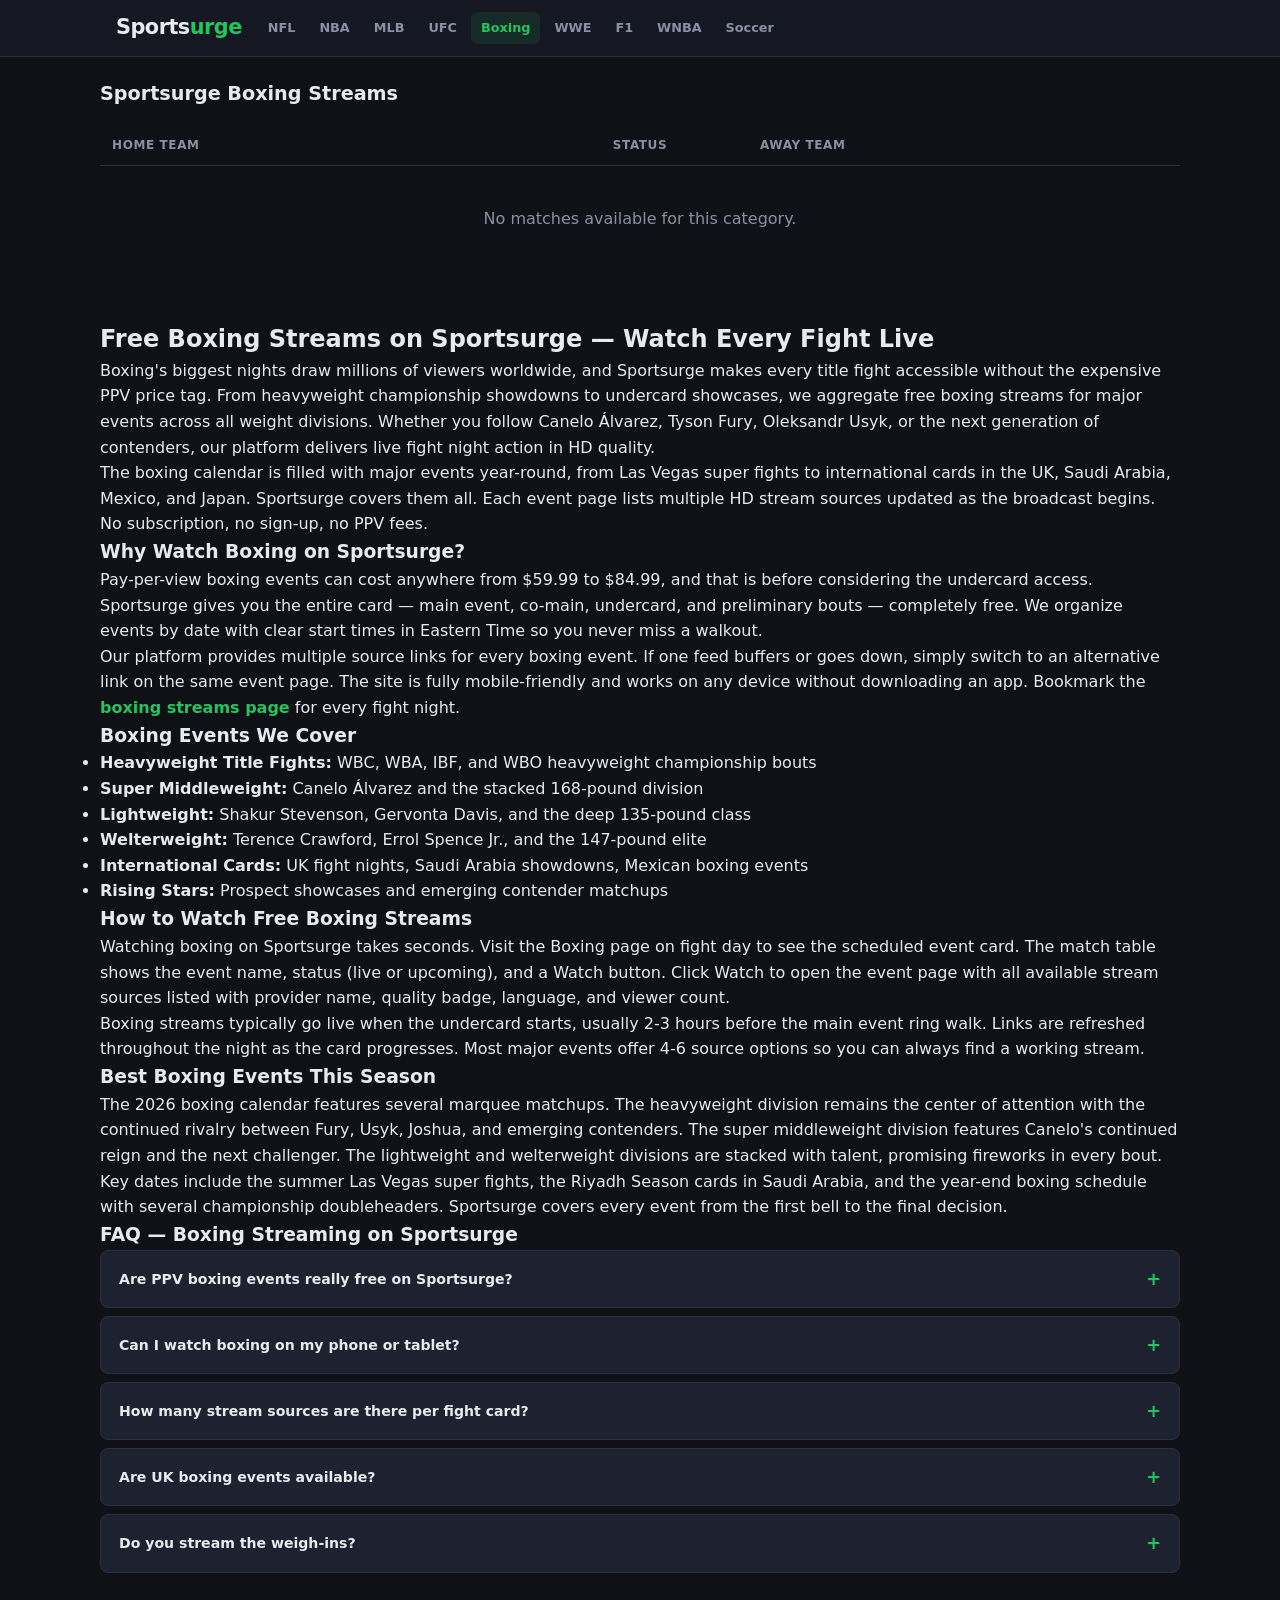
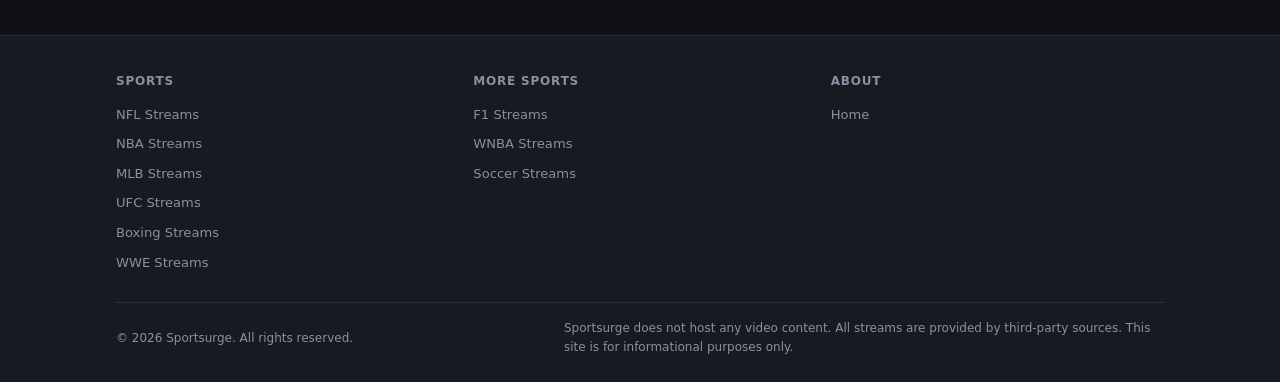
<file: boxing/index.html>
﻿<!DOCTYPE html>
<html lang="en">
<head>
  <meta charset="utf-8" />
  <meta name="viewport" content="width=device-width, initial-scale=1.0">
  <title>Boxing Streams Free — Watch Live Fights Online | Sportsurge</title>
  <meta name="description" content="Watch free boxing streams on Sportsurge. PPV title fights, undercards, and international bouts. No subscription needed.">
  <meta name="robots" content="index, follow, max-snippet:-1, max-image-preview:large, max-video-preview:-1">
  <link rel="canonical" href="https://sportsurge.forum/boxing/">
    <link rel="icon" type="image/png" href="/favicon.png">

  <meta property="og:type" content="website">
  <meta property="og:url" content="https://sportsurge.forum/boxing/">
  <meta property="og:site_name" content="Sportsurge">
  <meta property="og:title" content="Boxing Streams Free — Watch Live Fights Online | Sportsurge">
  <meta property="og:description" content="Watch free boxing streams on Sportsurge. PPV title fights, undercards, and international bouts. No subscription needed.">
  <meta name="twitter:title" content="Boxing Streams Free — Watch Live Fights Online | Sportsurge">
  <meta name="twitter:description" content="Watch free boxing streams on Sportsurge. PPV title fights, undercards, and international bouts. No subscription needed.">
  

  <style>
    *,*::before,*::after{box-sizing:border-box;margin:0;padding:0}
    :root{--bg:#0f1117;--surface:#171a23;--card:#1e2230;--border:#2a2e3d;--primary:#22c55e;--accent:#ef4444;--gold:#f7c948;--text:#e8eaed;--muted:#8b8fa3;--radius:8px}
    html{scroll-behavior:smooth;overflow-y:scroll}
    body{background:var(--bg);color:var(--text);font-family:system-ui,-apple-system,'Segoe UI',Roboto,sans-serif;line-height:1.6;min-height:100vh}
    a{color:var(--primary);text-decoration:none}
    a:hover{text-decoration:underline}
    img{max-width:100%;display:block}
    .container{max-width:1080px;margin:0 auto;padding:0 16px}
    .sr-only{position:absolute;width:1px;height:1px;padding:0;margin:-1px;overflow:hidden;clip:rect(0,0,0,0);white-space:nowrap;border:0}

    nav{background:rgba(23,26,35,.95);backdrop-filter:blur(12px);border-bottom:1px solid var(--border);position:sticky;top:0;z-index:100}
    .nav-inner{display:flex;align-items:center;height:56px;gap:8px}
    .logo{font-size:1.3rem;font-weight:900;letter-spacing:-.5px;color:var(--text);white-space:nowrap}
    .logo span{color:var(--primary)}
    .nav-toggle{display:none}
    .nav-hamburger{display:none;font-size:1.5rem;color:var(--text);cursor:pointer;padding:4px 8px;user-select:none;margin-left:auto}
    .nav-scroll{display:flex;gap:4px;overflow-x:auto;flex:1;scrollbar-width:none;-ms-overflow-style:none;padding:0 8px}
    .nav-scroll::-webkit-scrollbar{display:none}
    .nav-link{color:var(--muted);font-size:.8rem;font-weight:600;padding:6px 10px;border-radius:6px;white-space:nowrap;transition:color .15s,background .15s}
    .nav-link:hover{color:var(--text);background:rgba(255,255,255,.06);text-decoration:none}
    .nav-link.active{color:var(--primary);background:rgba(34,197,94,.1)}
    @media(max-width:767px){.nav-hamburger{display:block}.nav-scroll{display:none;flex-direction:column;position:absolute;top:56px;left:0;right:0;background:var(--surface);border-bottom:1px solid var(--border);padding:8px 16px;gap:0}.nav-link{padding:10px 8px;border-bottom:1px solid var(--border);border-radius:0}.nav-link:last-child{border-bottom:none}#nav-toggle:checked~.nav-scroll{display:flex}}

    .hero{background:linear-gradient(135deg,var(--card),transparent);padding:46px 0 38px;text-align:center}
    .hero h1{font-size:clamp(1.6rem,4vw,2.8rem);font-weight:900;line-height:1.2;margin-bottom:12px;letter-spacing:-1px}
    .hero h1 em{font-style:normal;color:var(--primary)}
    .hero p{max-width:600px;margin:0 auto 24px;font-size:.95rem;color:var(--muted)}
    .hero-badge{display:inline-flex;align-items:center;gap:6px;background:rgba(34,197,94,.1);border:1px solid rgba(34,197,94,.25);color:var(--primary);padding:4px 12px;border-radius:20px;font-size:.75rem;font-weight:600;margin-bottom:16px}

    .search-wrap{max-width:640px;margin:20px auto 32px;position:relative}
    .search-input{width:100%;padding:12px 16px 12px 42px;border-radius:var(--radius);border:1px solid var(--border);background:var(--surface);color:var(--text);font-size:.95rem;outline:none;transition:border-color .2s}
    .search-input:focus{border-color:var(--primary)}
    .search-input::placeholder{color:var(--muted)}
    .search-icon{position:absolute;left:14px;top:50%;transform:translateY(-50%);color:var(--muted);font-size:1.1rem;pointer-events:none}
    .search-dropdown{position:absolute;top:100%;left:0;right:0;background:var(--surface);border:1px solid var(--border);border-radius:var(--radius);max-height:360px;overflow-y:auto;display:none;z-index:50;margin-top:4px}
    .search-dropdown.open{display:block}
    .search-item{padding:10px 14px;cursor:pointer;display:flex;align-items:center;gap:10px;border-bottom:1px solid var(--border);transition:background .15s}
    .search-item:last-child{border-bottom:none}
    .search-item:hover{background:rgba(255,255,255,.04)}
    .search-item-teams{flex:1;font-size:.85rem}
    .search-item-teams strong{font-weight:600;color:var(--text)}
    .search-item-meta{font-size:.75rem;color:var(--muted);text-align:right;white-space:nowrap}
    .search-item .cat-tag{font-size:.7rem;padding:2px 8px;border-radius:10px;background:rgba(34,197,94,.1);color:var(--primary)}

    .section{padding:22px 0}
    .section-title{font-size:1.2rem;font-weight:800;margin-bottom:16px;display:flex;align-items:center;gap:10px}
    .section-title span{color:var(--primary)}

    .match-table{width:100%;border-collapse:collapse;table-layout:fixed}
    .match-table th{padding:10px 12px;text-align:left;font-size:.75rem;font-weight:700;text-transform:uppercase;letter-spacing:.6px;color:var(--muted);border-bottom:1px solid var(--border)}
    .match-table th:nth-child(1),.match-row td:nth-child(1){width:40%}
    .match-table th:nth-child(2),.match-row td:nth-child(2){width:20%;text-align:center}
    .match-table th:nth-child(3),.match-row td:nth-child(3){width:calc(40% - 30px)}
    .match-table th:nth-child(4),.match-row td:nth-child(4){width:30px;text-align:center}
    .match-row{cursor:pointer;transition:background .15s}
    .match-row:hover{background:rgba(255,255,255,.04)}
    .match-row td{padding:10px 12px;height:56px;border-bottom:1px solid rgba(255,255,255,.04);vertical-align:middle}
    .skel td{padding:10px 12px;height:56px;background:linear-gradient(90deg,var(--card) 25%,rgba(255,255,255,.04) 50%,var(--card) 75%);background-size:200% 100%;animation:shimmer 1.5s infinite}
    @keyframes shimmer{0%{background-position:200% 0}100%{background-position:-200% 0}}
    .team-cell{display:flex;align-items:center;gap:8px}
    .team-cell img{width:22px;height:22px;border-radius:50%;flex-shrink:0;object-fit:contain}
    .team-cell .name{font-size:.85rem;font-weight:600}
    .status-cell{text-align:center}
    .status-live{color:var(--accent);font-weight:800;font-size:.85rem}
    .status-time{color:var(--text);font-size:.85rem;font-weight:600}
    .status-sub{color:var(--muted);font-size:.75rem;font-weight:400}
    .cat-tag{display:inline-block;font-size:.7rem;padding:2px 10px;border-radius:10px;background:rgba(34,197,94,.1);color:var(--primary);font-weight:600;margin-top:3px}
    .nav-icon{text-align:center;color:var(--muted);font-size:1.3rem;transition:transform .2s;line-height:1}
    .match-row:hover .nav-icon{transform:translateX(3px);color:var(--primary)}
    @media(max-width:599px){.match-table th{padding:6px 4px;font-size:.68rem}.match-row td,.skel td{padding:6px 4px;height:48px}.team-cell img{width:18px;height:18px}.team-cell .name{font-size:.78rem}.status-live,.status-time{font-size:.75rem}.match-table th:nth-child(1),.match-row td:nth-child(1){width:35%;overflow:hidden;text-overflow:ellipsis;white-space:nowrap}.match-table th:nth-child(2),.match-row td:nth-child(2){width:20%}.match-table th:nth-child(3),.match-row td:nth-child(3){width:calc(35% - 20px);overflow:hidden;text-overflow:ellipsis;white-space:nowrap}.match-table th:nth-child(4),.match-row td:nth-child(4){width:20px;text-align:center}}

    details{background:var(--card);border:1px solid var(--border);border-radius:var(--radius);overflow:hidden;margin-bottom:8px}
    details[open]{border-color:var(--primary)}
    summary{padding:14px 18px;font-weight:700;font-size:.88rem;cursor:pointer;list-style:none;display:flex;justify-content:space-between;align-items:center;user-select:none}
    summary::-webkit-details-marker{display:none}
    summary::after{content:'+';color:var(--primary);font-size:1.1rem;transition:transform .2s}
    details[open] summary::after{transform:rotate(45deg)}
    .faq-body{padding:0 18px 16px;color:var(--muted);font-size:.84rem;line-height:1.7}

    footer{background:var(--surface);border-top:1px solid var(--border);padding:36px 0 24px;margin-top:32px}
    .footer-inner{display:grid;grid-template-columns:repeat(auto-fit,minmax(150px,1fr));gap:24px;margin-bottom:24px}
    .footer-col h4{font-size:.75rem;font-weight:700;text-transform:uppercase;letter-spacing:.8px;color:var(--muted);margin-bottom:10px}
    .footer-col ul{list-style:none}
    .footer-col li{margin-bottom:4px}
    .footer-col a{font-size:.82rem;color:var(--muted);transition:color .15s}
    .footer-col a:hover{color:var(--primary);text-decoration:none}
    .footer-bottom{border-top:1px solid var(--border);padding-top:16px;display:flex;justify-content:space-between;align-items:center;flex-wrap:wrap;gap:8px}
    .footer-bottom p{font-size:.75rem;color:var(--muted)}
    .disclaimer{font-size:.72rem;color:var(--muted);max-width:600px}

    .page-section{display:none}
    .page-section.active{display:block}

    .match-detail-header{text-align:center;padding:32px 0}
    .match-detail-header .teams{display:flex;justify-content:center;align-items:center;gap:20px;margin-bottom:16px}
    .match-detail-header .team{display:flex;flex-direction:column;align-items:center;gap:6px}
    .match-detail-header .team img{width:48px;height:48px;border-radius:50%;object-fit:contain}
    .match-detail-header .team .tname{font-size:1rem;font-weight:700}
    .match-detail-header .vs{color:var(--muted);font-size:.85rem;font-weight:600}
    .match-detail-header .meta{color:var(--muted);font-size:.85rem;display:flex;gap:16px;justify-content:center;flex-wrap:wrap}
    .match-detail-header .meta span{display:flex;align-items:center;gap:4px}

    .sources-grid{display:grid;grid-template-columns:repeat(auto-fill,minmax(200px,1fr));gap:12px;margin-top:16px}
    .source-card{background:var(--card);border:1px solid var(--border);border-radius:var(--radius);padding:16px;text-align:center;transition:border-color .2s}
    .source-card:hover{border-color:var(--primary)}
    .source-card .sname{font-weight:700;font-size:.9rem}
    .source-card .sinfo{font-size:.78rem;color:var(--muted);margin:4px 0 8px}
    .source-card .sviewers{font-size:.72rem;color:var(--muted)}
    .source-card .watch-btn{display:inline-block;margin-top:8px;background:var(--primary);color:#000;padding:8px 20px;border-radius:6px;font-weight:700;font-size:.82rem;transition:opacity .15s}
    .source-card .watch-btn:hover{opacity:.85;text-decoration:none}

  </style>
</head>
<body>

  <nav>
    <div class="container nav-inner">
      <a href="/" class="logo">Sports<span>urge</span></a>
      <input type="checkbox" id="nav-toggle" class="nav-toggle">
      <label for="nav-toggle" class="nav-hamburger">&#9776;</label>
      <div class="nav-scroll" id="nav-links">
        <a href="/nfl/" class="nav-link" data-cat="nfl">NFL</a>
        <a href="/nba/" class="nav-link" data-cat="nba">NBA</a>
        <a href="/mlb/" class="nav-link" data-cat="mlb">MLB</a>
        <a href="/ufc/" class="nav-link" data-cat="ufc">UFC</a>
        <a href="/boxing/" class="nav-link" data-cat="boxing">Boxing</a>
        <a href="/wwe/" class="nav-link" data-cat="wwe">WWE</a>
        <a href="/f1/" class="nav-link" data-cat="f1">F1</a>
        <a href="/wnba/" class="nav-link" data-cat="wnba">WNBA</a>
        <a href="/soccer/" class="nav-link" data-cat="soccer">Soccer</a>
      </div>
    </div>
  </nav>
<main>
  <div id="page-home" class="page-section"></div>

  <div id="page-category" class="page-section active">
    <div class="container section">
      <h1 class="section-title" id="cat-title">Sportsurge Boxing Streams</h1>
        <table class="match-table" id="cat-table">
          <thead>
            <tr>
              <th>Home Team</th>
              <th>Status</th>
              <th>Away Team</th>
              <th></th>
            </tr>
          </thead>
          <tbody id="cat-tbody">            <tr class="skel"><td></td><td></td><td></td><td></td></tr>
            <tr class="skel"><td></td><td></td><td></td><td></td></tr>
            <tr class="skel"><td></td><td></td><td></td><td></td></tr>
            <tr class="skel"><td></td><td></td><td></td><td></td></tr>
            <tr class="skel"><td></td><td></td><td></td><td></td></tr>
            <tr class="skel"><td></td><td></td><td></td><td></td></tr>
            <tr class="skel"><td></td><td></td><td></td><td></td></tr>
            <tr class="skel"><td></td><td></td><td></td><td></td></tr>
            <tr class="skel"><td></td><td></td><td></td><td></td></tr>
            <tr class="skel"><td></td><td></td><td></td><td></td></tr>          </tbody>
        </table>
        <div class="seo-content" style="margin-top:48px">
          <h2>Free Boxing Streams on Sportsurge — Watch Every Fight Live</h2>
          <p>Boxing's biggest nights draw millions of viewers worldwide, and Sportsurge makes every title fight accessible without the expensive PPV price tag. From heavyweight championship showdowns to undercard showcases, we aggregate free boxing streams for major events across all weight divisions. Whether you follow Canelo Álvarez, Tyson Fury, Oleksandr Usyk, or the next generation of contenders, our platform delivers live fight night action in HD quality.</p>
          <p>The boxing calendar is filled with major events year-round, from Las Vegas super fights to international cards in the UK, Saudi Arabia, Mexico, and Japan. Sportsurge covers them all. Each event page lists multiple HD stream sources updated as the broadcast begins. No subscription, no sign-up, no PPV fees.</p>

          <h3>Why Watch Boxing on Sportsurge?</h3>
          <p>Pay-per-view boxing events can cost anywhere from $59.99 to $84.99, and that is before considering the undercard access. Sportsurge gives you the entire card — main event, co-main, undercard, and preliminary bouts — completely free. We organize events by date with clear start times in Eastern Time so you never miss a walkout.</p>
          <p>Our platform provides multiple source links for every boxing event. If one feed buffers or goes down, simply switch to an alternative link on the same event page. The site is fully mobile-friendly and works on any device without downloading an app. Bookmark the <a href="/boxing/" style="color:var(--primary);font-weight:600">boxing streams page</a> for every fight night.</p>

          <h3>Boxing Events We Cover</h3>
          <ul>
            <li><strong>Heavyweight Title Fights:</strong> WBC, WBA, IBF, and WBO heavyweight championship bouts</li>
            <li><strong>Super Middleweight:</strong> Canelo Álvarez and the stacked 168-pound division</li>
            <li><strong>Lightweight:</strong> Shakur Stevenson, Gervonta Davis, and the deep 135-pound class</li>
            <li><strong>Welterweight:</strong> Terence Crawford, Errol Spence Jr., and the 147-pound elite</li>
            <li><strong>International Cards:</strong> UK fight nights, Saudi Arabia showdowns, Mexican boxing events</li>
            <li><strong>Rising Stars:</strong> Prospect showcases and emerging contender matchups</li>
          </ul>

          <h3>How to Watch Free Boxing Streams</h3>
          <p>Watching boxing on Sportsurge takes seconds. Visit the Boxing page on fight day to see the scheduled event card. The match table shows the event name, status (live or upcoming), and a Watch button. Click Watch to open the event page with all available stream sources listed with provider name, quality badge, language, and viewer count.</p>
          <p>Boxing streams typically go live when the undercard starts, usually 2-3 hours before the main event ring walk. Links are refreshed throughout the night as the card progresses. Most major events offer 4-6 source options so you can always find a working stream.</p>

          <h3>Best Boxing Events This Season</h3>
          <p>The 2026 boxing calendar features several marquee matchups. The heavyweight division remains the center of attention with the continued rivalry between Fury, Usyk, Joshua, and emerging contenders. The super middleweight division features Canelo's continued reign and the next challenger. The lightweight and welterweight divisions are stacked with talent, promising fireworks in every bout.</p>
          <p>Key dates include the summer Las Vegas super fights, the Riyadh Season cards in Saudi Arabia, and the year-end boxing schedule with several championship doubleheaders. Sportsurge covers every event from the first bell to the final decision.</p>

          <h3>FAQ — Boxing Streaming on Sportsurge</h3>
          <details>
            <summary>Are PPV boxing events really free on Sportsurge?</summary>
            <div class="faq-body">Yes, every boxing PPV event is available free. You do not need to pay the $60-85 PPV fee. Main event and undercard streams are both included.</div>
          </details>
          <details>
            <summary>Can I watch boxing on my phone or tablet?</summary>
            <div class="faq-body">Yes, all boxing streams work on mobile devices through the browser. No app download is required.</div>
          </details>
          <details>
            <summary>How many stream sources are there per fight card?</summary>
            <div class="faq-body">Major boxing events typically have 4-6 stream sources. Smaller cards may have 2-3. Multiple options ensure you can always find a working feed.</div>
          </details>
          <details>
            <summary>Are UK boxing events available?</summary>
            <div class="faq-body">Yes, Sportsurge covers UK fight nights from venues like Wembley Arena, the O2, and the Manchester Arena including Matchroom and Queensberry promotions.</div>
          </details>
          <details>
            <summary>Do you stream the weigh-ins?</summary>
            <div class="faq-body">Weigh-ins and pre-fight press conferences are not typically available. Live fight streams start when the undercard begins on fight night.</div>
          </details>
        </div>
    </div>
  </div>

  <div id="page-match" class="page-section">
    <div class="container section">
      <div id="match-detail-content">
        <div style="text-align:center;padding:40px;color:var(--muted)">Loading match details...</div>
      </div>
    </div>
  </div>
</main>
<footer>
    <div class="container">
      <div class="footer-inner">
        <div class="footer-col">
          <h4>Sports</h4>
          <ul>
            <li><a href="/nfl/">NFL Streams</a></li>
            <li><a href="/nba/">NBA Streams</a></li>
            <li><a href="/mlb/">MLB Streams</a></li>
            <li><a href="/ufc/">UFC Streams</a></li>
            <li><a href="/boxing/">Boxing Streams</a></li>
            <li><a href="/wwe/">WWE Streams</a></li>
          </ul>
        </div>
        <div class="footer-col">
          <h4>More Sports</h4>
          <ul>
            <li><a href="/f1/">F1 Streams</a></li>
            <li><a href="/wnba/">WNBA Streams</a></li>
            <li><a href="/soccer/">Soccer Streams</a></li>
          </ul>
        </div>
        <div class="footer-col">
          <h4>About</h4>
          <ul>
            <li><a href="/">Home</a></li>
          </ul>
        </div>
      </div>
      <div class="footer-bottom">
        <p>&copy; 2026 Sportsurge. All rights reserved.</p>
        <p class="disclaimer">Sportsurge does not host any video content. All streams are provided by third-party sources. This site is for informational purposes only.</p>
      </div>
    </div>
  </footer>

  <script defer src="../js/api.js"></script>
  <script defer src="../js/categories.js"></script>
  <script defer src="../js/search.js"></script>
  <script defer src="../js/app.js"></script>
</body>
</html>
</file>
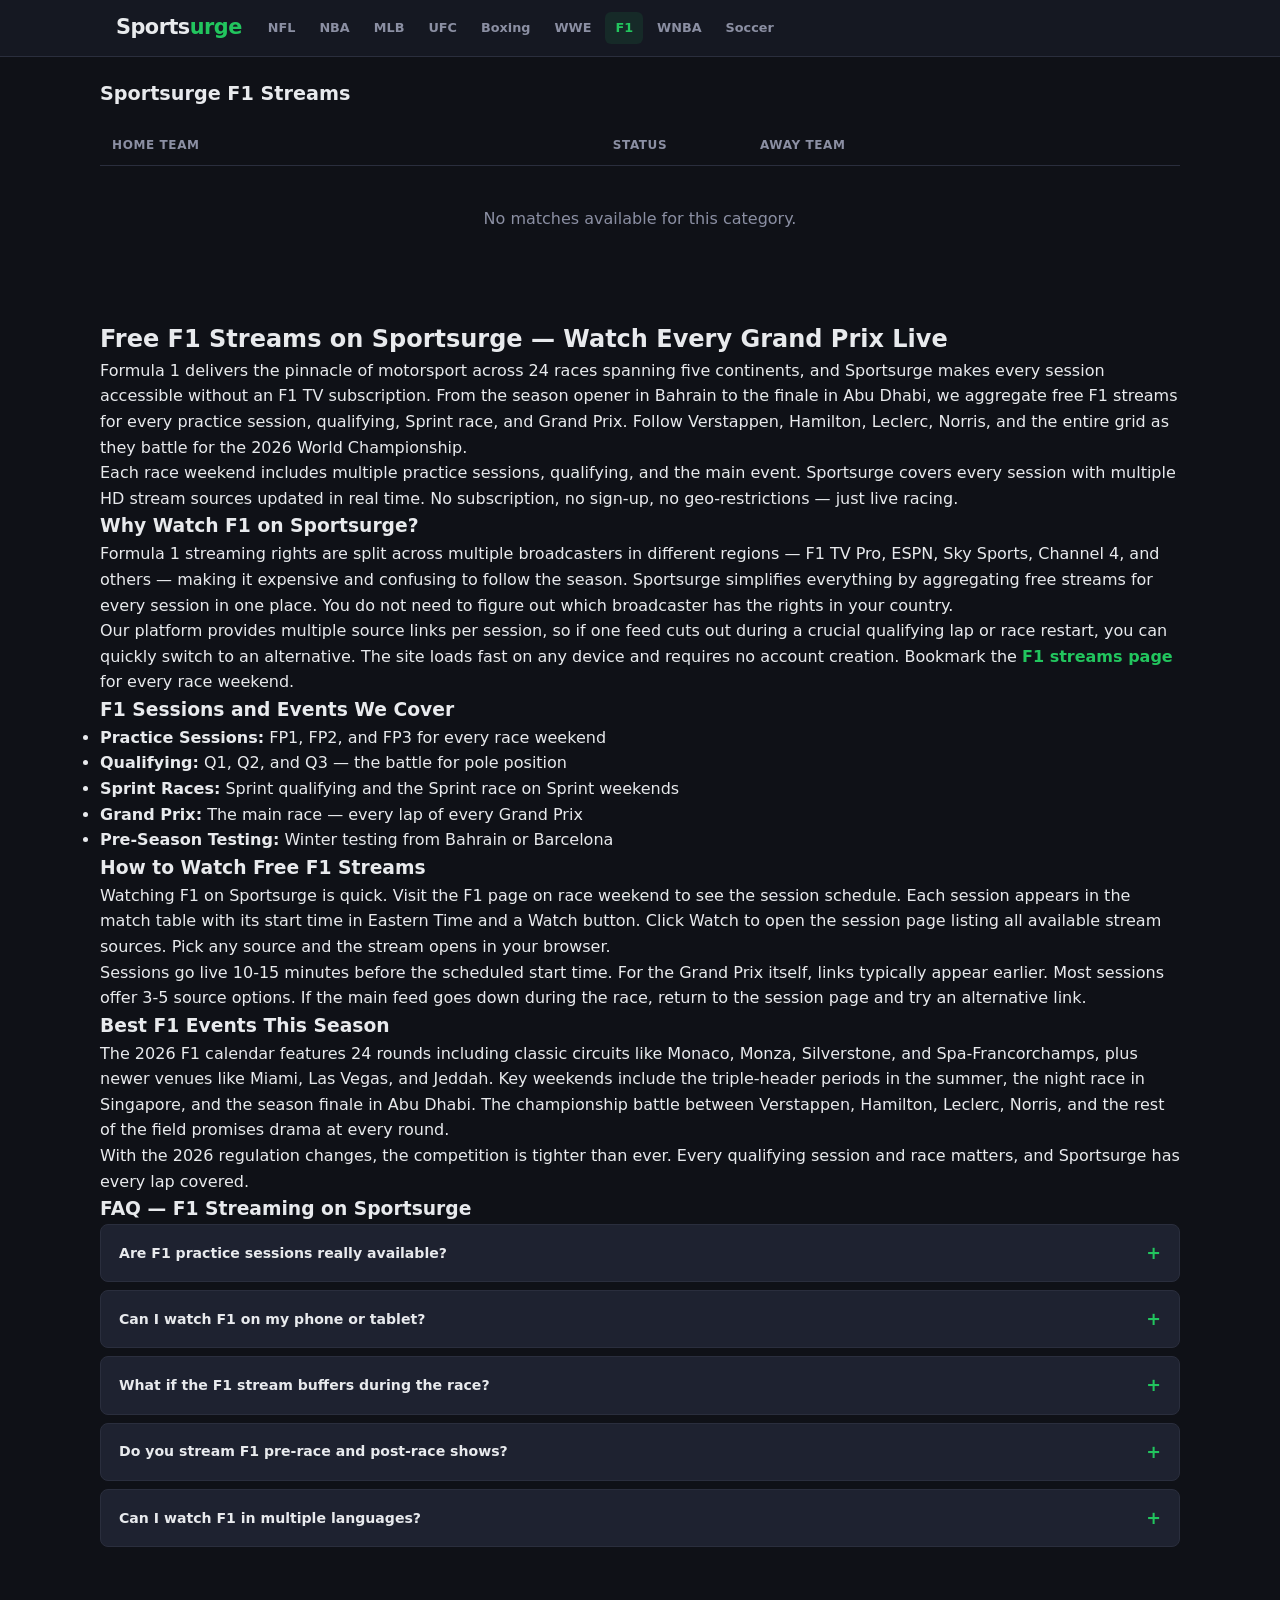
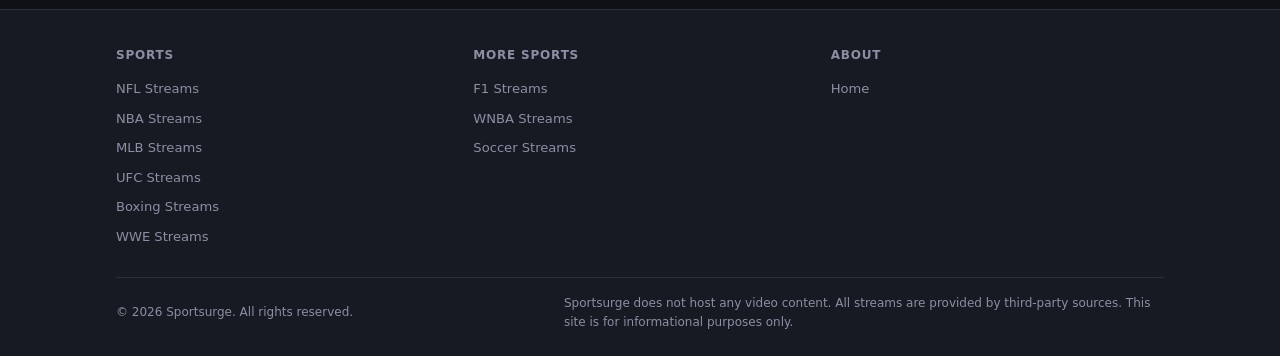
<file: f1/index.html>
﻿<!DOCTYPE html>
<html lang="en">
<head>
  <meta charset="utf-8" />
  <meta name="viewport" content="width=device-width, initial-scale=1.0">
  <title>F1 Streams Free — Watch Formula 1 Live Online | Sportsurge</title>
  <meta name="description" content="Watch free F1 streams on Sportsurge. Every Grand Prix, qualifying, Sprint race, and practice session live. No F1 TV subscription needed.">
  <meta name="robots" content="index, follow, max-snippet:-1, max-image-preview:large, max-video-preview:-1">
  <link rel="canonical" href="https://sportsurge.shop/f1/">
    <link rel="icon" type="image/png" href="/favicon.png">

  <meta property="og:type" content="website">
  <meta property="og:url" content="https://sportsurge.shop/f1/">
  <meta property="og:site_name" content="Sportsurge">
  <meta property="og:title" content="F1 Streams Free — Watch Formula 1 Live Online | Sportsurge">
  <meta property="og:description" content="Watch free F1 streams on Sportsurge. Every Grand Prix, qualifying, Sprint race, and practice session. No F1 TV subscription needed.">
  <meta name="twitter:title" content="F1 Streams Free — Watch Formula 1 Live Online | Sportsurge">
  <meta name="twitter:description" content="Watch free F1 streams on Sportsurge. Every Grand Prix, qualifying, Sprint race, and practice session. No F1 TV subscription needed.">
  

  <style>
    *,*::before,*::after{box-sizing:border-box;margin:0;padding:0}
    :root{--bg:#0f1117;--surface:#171a23;--card:#1e2230;--border:#2a2e3d;--primary:#22c55e;--accent:#ef4444;--gold:#f7c948;--text:#e8eaed;--muted:#8b8fa3;--radius:8px}
    html{scroll-behavior:smooth;overflow-y:scroll}
    body{background:var(--bg);color:var(--text);font-family:system-ui,-apple-system,'Segoe UI',Roboto,sans-serif;line-height:1.6;min-height:100vh}
    a{color:var(--primary);text-decoration:none}
    a:hover{text-decoration:underline}
    img{max-width:100%;display:block}
    .container{max-width:1080px;margin:0 auto;padding:0 16px}
    .sr-only{position:absolute;width:1px;height:1px;padding:0;margin:-1px;overflow:hidden;clip:rect(0,0,0,0);white-space:nowrap;border:0}

    nav{background:rgba(23,26,35,.95);backdrop-filter:blur(12px);border-bottom:1px solid var(--border);position:sticky;top:0;z-index:100}
    .nav-inner{display:flex;align-items:center;height:56px;gap:8px}
    .logo{font-size:1.3rem;font-weight:900;letter-spacing:-.5px;color:var(--text);white-space:nowrap}
    .logo span{color:var(--primary)}
    .nav-toggle{display:none}
    .nav-hamburger{display:none;font-size:1.5rem;color:var(--text);cursor:pointer;padding:4px 8px;user-select:none;margin-left:auto}
    .nav-scroll{display:flex;gap:4px;overflow-x:auto;flex:1;scrollbar-width:none;-ms-overflow-style:none;padding:0 8px}
    .nav-scroll::-webkit-scrollbar{display:none}
    .nav-link{color:var(--muted);font-size:.8rem;font-weight:600;padding:6px 10px;border-radius:6px;white-space:nowrap;transition:color .15s,background .15s}
    .nav-link:hover{color:var(--text);background:rgba(255,255,255,.06);text-decoration:none}
    .nav-link.active{color:var(--primary);background:rgba(34,197,94,.1)}
    @media(max-width:767px){.nav-hamburger{display:block}.nav-scroll{display:none;flex-direction:column;position:absolute;top:56px;left:0;right:0;background:var(--surface);border-bottom:1px solid var(--border);padding:8px 16px;gap:0}.nav-link{padding:10px 8px;border-bottom:1px solid var(--border);border-radius:0}.nav-link:last-child{border-bottom:none}#nav-toggle:checked~.nav-scroll{display:flex}}

    .hero{background:linear-gradient(135deg,var(--card),transparent);padding:46px 0 38px;text-align:center}
    .hero h1{font-size:clamp(1.6rem,4vw,2.8rem);font-weight:900;line-height:1.2;margin-bottom:12px;letter-spacing:-1px}
    .hero h1 em{font-style:normal;color:var(--primary)}
    .hero p{max-width:600px;margin:0 auto 24px;font-size:.95rem;color:var(--muted)}
    .hero-badge{display:inline-flex;align-items:center;gap:6px;background:rgba(34,197,94,.1);border:1px solid rgba(34,197,94,.25);color:var(--primary);padding:4px 12px;border-radius:20px;font-size:.75rem;font-weight:600;margin-bottom:16px}

    .search-wrap{max-width:640px;margin:20px auto 32px;position:relative}
    .search-input{width:100%;padding:12px 16px 12px 42px;border-radius:var(--radius);border:1px solid var(--border);background:var(--surface);color:var(--text);font-size:.95rem;outline:none;transition:border-color .2s}
    .search-input:focus{border-color:var(--primary)}
    .search-input::placeholder{color:var(--muted)}
    .search-icon{position:absolute;left:14px;top:50%;transform:translateY(-50%);color:var(--muted);font-size:1.1rem;pointer-events:none}
    .search-dropdown{position:absolute;top:100%;left:0;right:0;background:var(--surface);border:1px solid var(--border);border-radius:var(--radius);max-height:360px;overflow-y:auto;display:none;z-index:50;margin-top:4px}
    .search-dropdown.open{display:block}
    .search-item{padding:10px 14px;cursor:pointer;display:flex;align-items:center;gap:10px;border-bottom:1px solid var(--border);transition:background .15s}
    .search-item:last-child{border-bottom:none}
    .search-item:hover{background:rgba(255,255,255,.04)}
    .search-item-teams{flex:1;font-size:.85rem}
    .search-item-teams strong{font-weight:600;color:var(--text)}
    .search-item-meta{font-size:.75rem;color:var(--muted);text-align:right;white-space:nowrap}
    .search-item .cat-tag{font-size:.7rem;padding:2px 8px;border-radius:10px;background:rgba(34,197,94,.1);color:var(--primary)}

    .section{padding:22px 0}
    .section-title{font-size:1.2rem;font-weight:800;margin-bottom:16px;display:flex;align-items:center;gap:10px}
    .section-title span{color:var(--primary)}

    .match-table{width:100%;border-collapse:collapse;table-layout:fixed}
    .match-table th{padding:10px 12px;text-align:left;font-size:.75rem;font-weight:700;text-transform:uppercase;letter-spacing:.6px;color:var(--muted);border-bottom:1px solid var(--border)}
    .match-table th:nth-child(1),.match-row td:nth-child(1){width:40%}
    .match-table th:nth-child(2),.match-row td:nth-child(2){width:20%;text-align:center}
    .match-table th:nth-child(3),.match-row td:nth-child(3){width:calc(40% - 30px)}
    .match-table th:nth-child(4),.match-row td:nth-child(4){width:30px;text-align:center}
    .match-row{cursor:pointer;transition:background .15s}
    .match-row:hover{background:rgba(255,255,255,.04)}
    .match-row td{padding:10px 12px;height:56px;border-bottom:1px solid rgba(255,255,255,.04);vertical-align:middle}
    .skel td{padding:10px 12px;height:56px;background:linear-gradient(90deg,var(--card) 25%,rgba(255,255,255,.04) 50%,var(--card) 75%);background-size:200% 100%;animation:shimmer 1.5s infinite}
    @keyframes shimmer{0%{background-position:200% 0}100%{background-position:-200% 0}}
    .team-cell{display:flex;align-items:center;gap:8px}
    .team-cell img{width:22px;height:22px;border-radius:50%;flex-shrink:0;object-fit:contain}
    .team-cell .name{font-size:.85rem;font-weight:600}
    .status-cell{text-align:center}
    .status-live{color:var(--accent);font-weight:800;font-size:.85rem}
    .status-time{color:var(--text);font-size:.85rem;font-weight:600}
    .status-sub{color:var(--muted);font-size:.75rem;font-weight:400}
    .cat-tag{display:inline-block;font-size:.7rem;padding:2px 10px;border-radius:10px;background:rgba(34,197,94,.1);color:var(--primary);font-weight:600;margin-top:3px}
    .nav-icon{text-align:center;color:var(--muted);font-size:1.3rem;transition:transform .2s;line-height:1}
    .match-row:hover .nav-icon{transform:translateX(3px);color:var(--primary)}
    @media(max-width:599px){.match-table th{padding:6px 4px;font-size:.68rem}.match-row td,.skel td{padding:6px 4px;height:48px}.team-cell img{width:18px;height:18px}.team-cell .name{font-size:.78rem}.status-live,.status-time{font-size:.75rem}.match-table th:nth-child(1),.match-row td:nth-child(1){width:35%;overflow:hidden;text-overflow:ellipsis;white-space:nowrap}.match-table th:nth-child(2),.match-row td:nth-child(2){width:20%}.match-table th:nth-child(3),.match-row td:nth-child(3){width:calc(35% - 20px);overflow:hidden;text-overflow:ellipsis;white-space:nowrap}.match-table th:nth-child(4),.match-row td:nth-child(4){width:20px;text-align:center}}

    details{background:var(--card);border:1px solid var(--border);border-radius:var(--radius);overflow:hidden;margin-bottom:8px}
    details[open]{border-color:var(--primary)}
    summary{padding:14px 18px;font-weight:700;font-size:.88rem;cursor:pointer;list-style:none;display:flex;justify-content:space-between;align-items:center;user-select:none}
    summary::-webkit-details-marker{display:none}
    summary::after{content:'+';color:var(--primary);font-size:1.1rem;transition:transform .2s}
    details[open] summary::after{transform:rotate(45deg)}
    .faq-body{padding:0 18px 16px;color:var(--muted);font-size:.84rem;line-height:1.7}

    footer{background:var(--surface);border-top:1px solid var(--border);padding:36px 0 24px;margin-top:32px}
    .footer-inner{display:grid;grid-template-columns:repeat(auto-fit,minmax(150px,1fr));gap:24px;margin-bottom:24px}
    .footer-col h4{font-size:.75rem;font-weight:700;text-transform:uppercase;letter-spacing:.8px;color:var(--muted);margin-bottom:10px}
    .footer-col ul{list-style:none}
    .footer-col li{margin-bottom:4px}
    .footer-col a{font-size:.82rem;color:var(--muted);transition:color .15s}
    .footer-col a:hover{color:var(--primary);text-decoration:none}
    .footer-bottom{border-top:1px solid var(--border);padding-top:16px;display:flex;justify-content:space-between;align-items:center;flex-wrap:wrap;gap:8px}
    .footer-bottom p{font-size:.75rem;color:var(--muted)}
    .disclaimer{font-size:.72rem;color:var(--muted);max-width:600px}

    .page-section{display:none}
    .page-section.active{display:block}

    .match-detail-header{text-align:center;padding:32px 0}
    .match-detail-header .teams{display:flex;justify-content:center;align-items:center;gap:20px;margin-bottom:16px}
    .match-detail-header .team{display:flex;flex-direction:column;align-items:center;gap:6px}
    .match-detail-header .team img{width:48px;height:48px;border-radius:50%;object-fit:contain}
    .match-detail-header .team .tname{font-size:1rem;font-weight:700}
    .match-detail-header .vs{color:var(--muted);font-size:.85rem;font-weight:600}
    .match-detail-header .meta{color:var(--muted);font-size:.85rem;display:flex;gap:16px;justify-content:center;flex-wrap:wrap}
    .match-detail-header .meta span{display:flex;align-items:center;gap:4px}

    .sources-grid{display:grid;grid-template-columns:repeat(auto-fill,minmax(200px,1fr));gap:12px;margin-top:16px}
    .source-card{background:var(--card);border:1px solid var(--border);border-radius:var(--radius);padding:16px;text-align:center;transition:border-color .2s}
    .source-card:hover{border-color:var(--primary)}
    .source-card .sname{font-weight:700;font-size:.9rem}
    .source-card .sinfo{font-size:.78rem;color:var(--muted);margin:4px 0 8px}
    .source-card .sviewers{font-size:.72rem;color:var(--muted)}
    .source-card .watch-btn{display:inline-block;margin-top:8px;background:var(--primary);color:#000;padding:8px 20px;border-radius:6px;font-weight:700;font-size:.82rem;transition:opacity .15s}
    .source-card .watch-btn:hover{opacity:.85;text-decoration:none}

  </style>
</head>
<body>

  <nav>
    <div class="container nav-inner">
      <a href="/" class="logo">Sports<span>urge</span></a>
      <input type="checkbox" id="nav-toggle" class="nav-toggle">
      <label for="nav-toggle" class="nav-hamburger">&#9776;</label>
      <div class="nav-scroll" id="nav-links">
        <a href="/nfl/" class="nav-link" data-cat="nfl">NFL</a>
        <a href="/nba/" class="nav-link" data-cat="nba">NBA</a>
        <a href="/mlb/" class="nav-link" data-cat="mlb">MLB</a>
        <a href="/ufc/" class="nav-link" data-cat="ufc">UFC</a>
        <a href="/boxing/" class="nav-link" data-cat="boxing">Boxing</a>
        <a href="/wwe/" class="nav-link" data-cat="wwe">WWE</a>
        <a href="/f1/" class="nav-link" data-cat="f1">F1</a>
        <a href="/wnba/" class="nav-link" data-cat="wnba">WNBA</a>
        <a href="/soccer/" class="nav-link" data-cat="soccer">Soccer</a>
      </div>
    </div>
  </nav>
<main>
  <div id="page-home" class="page-section"></div>

  <div id="page-category" class="page-section active">
    <div class="container section">
      <h1 class="section-title" id="cat-title">Sportsurge F1 Streams</h1>
        <table class="match-table" id="cat-table">
          <thead>
            <tr>
              <th>Home Team</th>
              <th>Status</th>
              <th>Away Team</th>
              <th></th>
            </tr>
          </thead>
          <tbody id="cat-tbody">            <tr class="skel"><td></td><td></td><td></td><td></td></tr>
            <tr class="skel"><td></td><td></td><td></td><td></td></tr>
            <tr class="skel"><td></td><td></td><td></td><td></td></tr>
            <tr class="skel"><td></td><td></td><td></td><td></td></tr>
            <tr class="skel"><td></td><td></td><td></td><td></td></tr>
            <tr class="skel"><td></td><td></td><td></td><td></td></tr>
            <tr class="skel"><td></td><td></td><td></td><td></td></tr>
            <tr class="skel"><td></td><td></td><td></td><td></td></tr>
            <tr class="skel"><td></td><td></td><td></td><td></td></tr>
            <tr class="skel"><td></td><td></td><td></td><td></td></tr>          </tbody>
        </table>
        <div class="seo-content" style="margin-top:48px">
          <h2>Free F1 Streams on Sportsurge — Watch Every Grand Prix Live</h2>
          <p>Formula 1 delivers the pinnacle of motorsport across 24 races spanning five continents, and Sportsurge makes every session accessible without an F1 TV subscription. From the season opener in Bahrain to the finale in Abu Dhabi, we aggregate free F1 streams for every practice session, qualifying, Sprint race, and Grand Prix. Follow Verstappen, Hamilton, Leclerc, Norris, and the entire grid as they battle for the 2026 World Championship.</p>
          <p>Each race weekend includes multiple practice sessions, qualifying, and the main event. Sportsurge covers every session with multiple HD stream sources updated in real time. No subscription, no sign-up, no geo-restrictions — just live racing.</p>

          <h3>Why Watch F1 on Sportsurge?</h3>
          <p>Formula 1 streaming rights are split across multiple broadcasters in different regions — F1 TV Pro, ESPN, Sky Sports, Channel 4, and others — making it expensive and confusing to follow the season. Sportsurge simplifies everything by aggregating free streams for every session in one place. You do not need to figure out which broadcaster has the rights in your country.</p>
          <p>Our platform provides multiple source links per session, so if one feed cuts out during a crucial qualifying lap or race restart, you can quickly switch to an alternative. The site loads fast on any device and requires no account creation. Bookmark the <a href="/f1/" style="color:var(--primary);font-weight:600">F1 streams page</a> for every race weekend.</p>

          <h3>F1 Sessions and Events We Cover</h3>
          <ul>
            <li><strong>Practice Sessions:</strong> FP1, FP2, and FP3 for every race weekend</li>
            <li><strong>Qualifying:</strong> Q1, Q2, and Q3 — the battle for pole position</li>
            <li><strong>Sprint Races:</strong> Sprint qualifying and the Sprint race on Sprint weekends</li>
            <li><strong>Grand Prix:</strong> The main race — every lap of every Grand Prix</li>
            <li><strong>Pre-Season Testing:</strong> Winter testing from Bahrain or Barcelona</li>
          </ul>

          <h3>How to Watch Free F1 Streams</h3>
          <p>Watching F1 on Sportsurge is quick. Visit the F1 page on race weekend to see the session schedule. Each session appears in the match table with its start time in Eastern Time and a Watch button. Click Watch to open the session page listing all available stream sources. Pick any source and the stream opens in your browser.</p>
          <p>Sessions go live 10-15 minutes before the scheduled start time. For the Grand Prix itself, links typically appear earlier. Most sessions offer 3-5 source options. If the main feed goes down during the race, return to the session page and try an alternative link.</p>

          <h3>Best F1 Events This Season</h3>
          <p>The 2026 F1 calendar features 24 rounds including classic circuits like Monaco, Monza, Silverstone, and Spa-Francorchamps, plus newer venues like Miami, Las Vegas, and Jeddah. Key weekends include the triple-header periods in the summer, the night race in Singapore, and the season finale in Abu Dhabi. The championship battle between Verstappen, Hamilton, Leclerc, Norris, and the rest of the field promises drama at every round.</p>
          <p>With the 2026 regulation changes, the competition is tighter than ever. Every qualifying session and race matters, and Sportsurge has every lap covered.</p>

          <h3>FAQ — F1 Streaming on Sportsurge</h3>
          <details>
            <summary>Are F1 practice sessions really available?</summary>
            <div class="faq-body">Yes, all practice sessions including FP1, FP2, and FP3 are streamed live. Friday and Saturday practice is covered for every race weekend.</div>
          </details>
          <details>
            <summary>Can I watch F1 on my phone or tablet?</summary>
            <div class="faq-body">Yes, all F1 streams work on mobile browsers. No app needed — just open the F1 page and tap a source link.</div>
          </details>
          <details>
            <summary>What if the F1 stream buffers during the race?</summary>
            <div class="faq-body">Switch to an alternative source link on the same session page. Most sessions have 3-5 working links so you can switch quickly.</div>
          </details>
          <details>
            <summary>Do you stream F1 pre-race and post-race shows?</summary>
            <div class="faq-body">Pre-race and post-race coverage availability varies by source. The main race stream is always available and includes the full broadcast.</div>
          </details>
          <details>
            <summary>Can I watch F1 in multiple languages?</summary>
            <div class="faq-body">Some sources offer different language options including English, Spanish, Portuguese, and French. Check the language badge on each source link.</div>
          </details>
        </div>
    </div>
  </div>

  <div id="page-match" class="page-section">
    <div class="container section">
      <div id="match-detail-content">
        <div style="text-align:center;padding:40px;color:var(--muted)">Loading match details...</div>
      </div>
    </div>
  </div>
</main>
<footer>
    <div class="container">
      <div class="footer-inner">
        <div class="footer-col">
          <h4>Sports</h4>
          <ul>
            <li><a href="/nfl/">NFL Streams</a></li>
            <li><a href="/nba/">NBA Streams</a></li>
            <li><a href="/mlb/">MLB Streams</a></li>
            <li><a href="/ufc/">UFC Streams</a></li>
            <li><a href="/boxing/">Boxing Streams</a></li>
            <li><a href="/wwe/">WWE Streams</a></li>
          </ul>
        </div>
        <div class="footer-col">
          <h4>More Sports</h4>
          <ul>
            <li><a href="/f1/">F1 Streams</a></li>
            <li><a href="/wnba/">WNBA Streams</a></li>
            <li><a href="/soccer/">Soccer Streams</a></li>
          </ul>
        </div>
        <div class="footer-col">
          <h4>About</h4>
          <ul>
            <li><a href="/">Home</a></li>
          </ul>
        </div>
      </div>
      <div class="footer-bottom">
        <p>&copy; 2026 Sportsurge. All rights reserved.</p>
        <p class="disclaimer">Sportsurge does not host any video content. All streams are provided by third-party sources. This site is for informational purposes only.</p>
      </div>
    </div>
  </footer>

  <script defer src="../js/api.js"></script>
  <script defer src="../js/categories.js"></script>
  <script defer src="../js/search.js"></script>
  <script defer src="../js/app.js"></script>
</body>
</html>
</file>
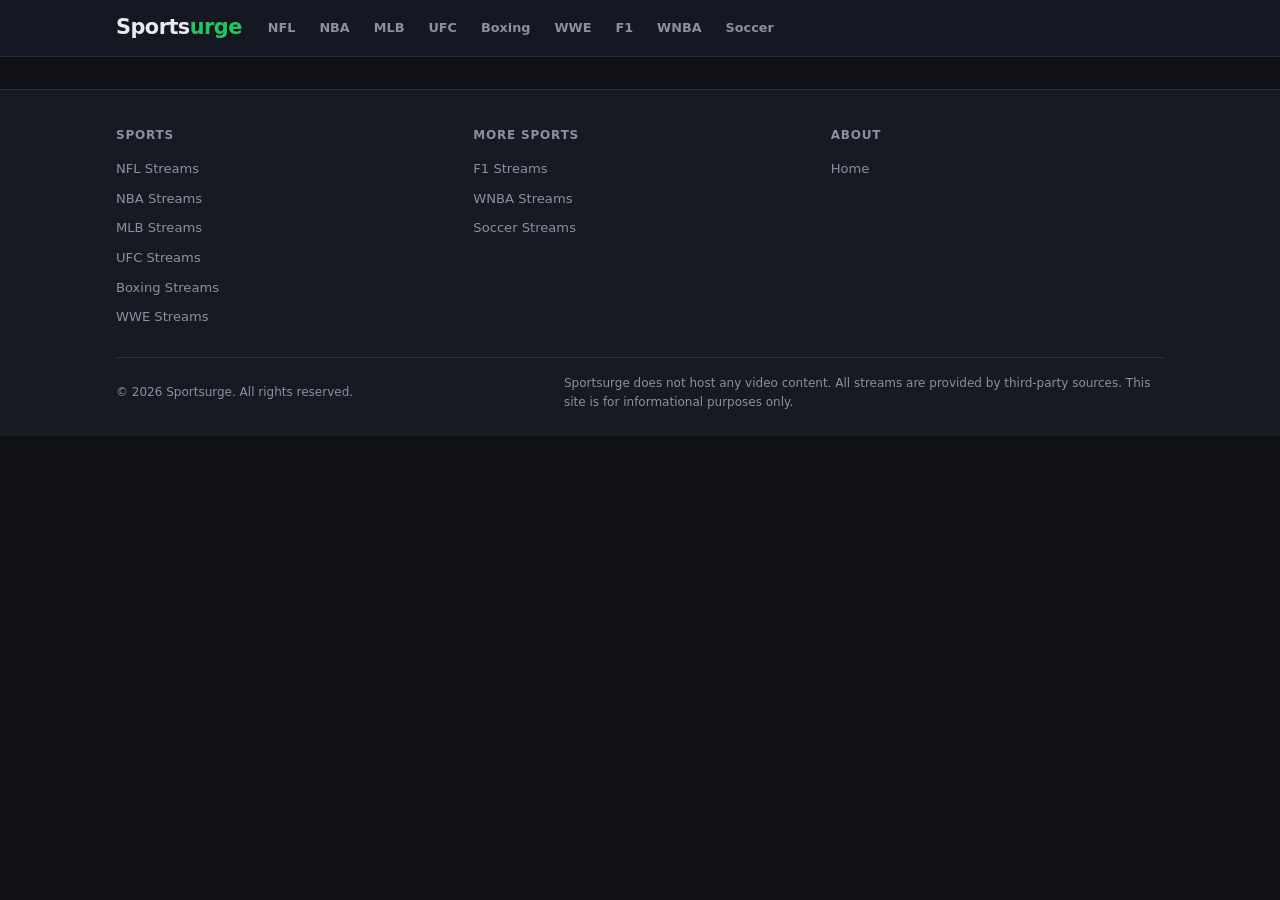
<file: match/index.html>
﻿<!DOCTYPE html>
<html lang="en">
<head>
  <meta charset="utf-8" />
  <meta name="viewport" content="width=device-width, initial-scale=1.0">
  <title>Live Sports Stream - Sportsurge</title>
  <meta name="description" content="Watch free live sports streams on Sportsurge. NFL, NBA, MLB, UFC, Boxing, WWE, F1 and more.">
  <meta name="robots" content="index, follow, max-snippet:-1, max-image-preview:large, max-video-preview:-1">
  <link rel="canonical" href="https://sportsurge.shop/match/">
    <link rel="icon" type="image/png" href="/favicon.png">

  <meta property="og:type" content="website">
  <meta property="og:url" content="https://sportsurge.shop/match/">
  <meta property="og:site_name" content="Sportsurge">
  <meta property="og:title" content="Live Sports Stream - Sportsurge">
  <meta property="og:description" content="Watch free live sports on Sportsurge. NFL, NBA, MLB, UFC, Boxing, WWE, F1 and more.">
  <meta name="twitter:title" content="Sportsurge - Free Sports Streaming">
  <meta name="twitter:description" content="Watch NFL, NBA, MLB, UFC, F1 and more live and free.">
  

  <style>
    *,*::before,*::after{box-sizing:border-box;margin:0;padding:0}
    :root{--bg:#0f1117;--surface:#171a23;--card:#1e2230;--border:#2a2e3d;--primary:#22c55e;--accent:#ef4444;--gold:#f7c948;--text:#e8eaed;--muted:#8b8fa3;--radius:8px}
    html{overflow-y:scroll;scroll-behavior:smooth}
    body{background:var(--bg);color:var(--text);font-family:system-ui,-apple-system,'Segoe UI',Roboto,sans-serif;line-height:1.6;min-height:100vh}
    a{color:var(--primary);text-decoration:none}
    a:hover{text-decoration:underline}
    img{max-width:100%;display:block}
    .container{max-width:1080px;margin:0 auto;padding:0 16px}
    .sr-only{position:absolute;width:1px;height:1px;padding:0;margin:-1px;overflow:hidden;clip:rect(0,0,0,0);white-space:nowrap;border:0}

    nav{background:rgba(23,26,35,.95);backdrop-filter:blur(12px);border-bottom:1px solid var(--border);position:sticky;top:0;z-index:100}
    .nav-inner{display:flex;align-items:center;height:56px;gap:8px}
    .logo{font-size:1.3rem;font-weight:900;letter-spacing:-.5px;color:var(--text);white-space:nowrap}
    .logo span{color:var(--primary)}
    .nav-toggle{display:none}
    .nav-hamburger{display:none;font-size:1.5rem;color:var(--text);cursor:pointer;padding:4px 8px;user-select:none;margin-left:auto}
    .nav-scroll{display:flex;gap:4px;overflow-x:auto;flex:1;scrollbar-width:none;-ms-overflow-style:none;padding:0 8px}
    .nav-scroll::-webkit-scrollbar{display:none}
    .nav-link{color:var(--muted);font-size:.8rem;font-weight:600;padding:6px 10px;border-radius:6px;white-space:nowrap;transition:color .15s,background .15s}
    .nav-link:hover{color:var(--text);background:rgba(255,255,255,.06);text-decoration:none}
    .nav-link.active{color:var(--primary);background:rgba(34,197,94,.1)}
    @media(max-width:767px){.nav-hamburger{display:block}.nav-scroll{display:none;flex-direction:column;position:absolute;top:56px;left:0;right:0;background:var(--surface);border-bottom:1px solid var(--border);padding:8px 16px;gap:0}.nav-link{padding:10px 8px;border-bottom:1px solid var(--border);border-radius:0}.nav-link:last-child{border-bottom:none}#nav-toggle:checked~.nav-scroll{display:flex}}

    .hero{background:linear-gradient(135deg,var(--card),transparent);padding:46px 0 38px;text-align:center}
    .hero h1{font-size:clamp(1.6rem,4vw,2.8rem);font-weight:900;line-height:1.2;margin-bottom:12px;letter-spacing:-1px}
    .hero h1 em{font-style:normal;color:var(--primary)}
    .hero p{max-width:600px;margin:0 auto 24px;font-size:.95rem;color:var(--muted)}
    .hero-badge{display:inline-flex;align-items:center;gap:6px;background:rgba(34,197,94,.1);border:1px solid rgba(34,197,94,.25);color:var(--primary);padding:4px 12px;border-radius:20px;font-size:.75rem;font-weight:600;margin-bottom:16px}

    .search-wrap{max-width:640px;margin:20px auto 32px;position:relative}
    .search-input{width:100%;padding:12px 16px 12px 42px;border-radius:var(--radius);border:1px solid var(--border);background:var(--surface);color:var(--text);font-size:.95rem;outline:none;transition:border-color .2s}
    .search-input:focus{border-color:var(--primary)}
    .search-input::placeholder{color:var(--muted)}
    .search-icon{position:absolute;left:14px;top:50%;transform:translateY(-50%);color:var(--muted);font-size:1.1rem;pointer-events:none}
    .search-dropdown{position:absolute;top:100%;left:0;right:0;background:var(--surface);border:1px solid var(--border);border-radius:var(--radius);max-height:360px;overflow-y:auto;display:none;z-index:50;margin-top:4px}
    .search-dropdown.open{display:block}
    .search-item{padding:10px 14px;cursor:pointer;display:flex;align-items:center;gap:10px;border-bottom:1px solid var(--border);transition:background .15s}
    .search-item:last-child{border-bottom:none}
    .search-item:hover{background:rgba(255,255,255,.04)}
    .search-item-teams{flex:1;font-size:.85rem}
    .search-item-teams strong{font-weight:600;color:var(--text)}
    .search-item-meta{font-size:.75rem;color:var(--muted);text-align:right;white-space:nowrap}
    .search-item .cat-tag{font-size:.7rem;padding:2px 8px;border-radius:10px;background:rgba(34,197,94,.1);color:var(--primary)}

    .section{padding:22px 0}
    .section-title{font-size:1.2rem;font-weight:800;margin-bottom:16px;display:flex;align-items:center;gap:10px}
    .section-title span{color:var(--primary)}

    .match-table{width:100%;border-collapse:collapse;table-layout:fixed}
    .match-table th{padding:10px 12px;text-align:left;font-size:.75rem;font-weight:700;text-transform:uppercase;letter-spacing:.6px;color:var(--muted);border-bottom:1px solid var(--border)}
    .match-table th:nth-child(1),.match-row td:nth-child(1){width:40%}
    .match-table th:nth-child(2),.match-row td:nth-child(2){width:20%;text-align:center}
    .match-table th:nth-child(3),.match-row td:nth-child(3){width:calc(40% - 30px)}
    .match-table th:nth-child(4),.match-row td:nth-child(4){width:30px;text-align:center}
    .match-row{cursor:pointer;transition:background .15s}
    .match-row:hover{background:rgba(255,255,255,.04)}
    .match-row td{padding:10px 12px;height:56px;border-bottom:1px solid rgba(255,255,255,.04);vertical-align:middle}
    .team-cell{display:flex;align-items:center;gap:8px}
    .team-cell img{width:22px;height:22px;border-radius:50%;flex-shrink:0;object-fit:contain}
    .team-cell .name{font-size:.85rem;font-weight:600}
    .status-cell{text-align:center}
    .status-live{color:var(--accent);font-weight:800;font-size:.85rem}
    .status-time{color:var(--text);font-size:.85rem;font-weight:600}
    .status-sub{color:var(--muted);font-size:.75rem;font-weight:400}
    .cat-tag{display:inline-block;font-size:.7rem;padding:2px 10px;border-radius:10px;background:rgba(34,197,94,.1);color:var(--primary);font-weight:600;margin-top:3px}
    .nav-icon{text-align:center;color:var(--muted);font-size:1.3rem;transition:transform .2s;line-height:1}
    .match-row:hover .nav-icon{transform:translateX(3px);color:var(--primary)}
    @media(max-width:599px){.match-table th{padding:6px 4px;font-size:.68rem}.match-row td{padding:6px 4px;height:48px}.team-cell img{width:18px;height:18px}.team-cell .name{font-size:.78rem}.status-live,.status-time{font-size:.75rem}.match-table th:nth-child(1),.match-row td:nth-child(1){width:35%;overflow:hidden;text-overflow:ellipsis;white-space:nowrap}.match-table th:nth-child(2),.match-row td:nth-child(2){width:20%}.match-table th:nth-child(3),.match-row td:nth-child(3){width:calc(35% - 20px);overflow:hidden;text-overflow:ellipsis;white-space:nowrap}.match-table th:nth-child(4),.match-row td:nth-child(4){width:20px;text-align:center}}

    details{background:var(--card);border:1px solid var(--border);border-radius:var(--radius);overflow:hidden;margin-bottom:8px}
    details[open]{border-color:var(--primary)}
    summary{padding:14px 18px;font-weight:700;font-size:.88rem;cursor:pointer;list-style:none;display:flex;justify-content:space-between;align-items:center;user-select:none}
    summary::-webkit-details-marker{display:none}
    summary::after{content:'+';color:var(--primary);font-size:1.1rem;transition:transform .2s}
    details[open] summary::after{transform:rotate(45deg)}
    .faq-body{padding:0 18px 16px;color:var(--muted);font-size:.84rem;line-height:1.7}

    footer{background:var(--surface);border-top:1px solid var(--border);padding:36px 0 24px;margin-top:32px}
    .footer-inner{display:grid;grid-template-columns:repeat(auto-fit,minmax(150px,1fr));gap:24px;margin-bottom:24px}
    .footer-col h4{font-size:.75rem;font-weight:700;text-transform:uppercase;letter-spacing:.8px;color:var(--muted);margin-bottom:10px}
    .footer-col ul{list-style:none}
    .footer-col li{margin-bottom:4px}
    .footer-col a{font-size:.82rem;color:var(--muted);transition:color .15s}
    .footer-col a:hover{color:var(--primary);text-decoration:none}
    .footer-bottom{border-top:1px solid var(--border);padding-top:16px;display:flex;justify-content:space-between;align-items:center;flex-wrap:wrap;gap:8px}
    .footer-bottom p{font-size:.75rem;color:var(--muted)}
    .disclaimer{font-size:.72rem;color:var(--muted);max-width:600px}

    .page-section{display:none}
    .page-section.active{display:block}

    .match-hero{text-align:center;padding:56px 0 44px;background:linear-gradient(135deg,var(--card),transparent)}
    .match-hero .teams{display:flex;justify-content:center;align-items:center;gap:24px;margin-bottom:20px}
    .match-hero .team{display:flex;flex-direction:column;align-items:center;gap:8px}
    .match-hero .team img{width:64px;height:64px;border-radius:50%;object-fit:contain}
    .match-hero .team .tname{font-size:1.25rem;font-weight:800}
    .match-hero .vs{width:40px;height:40px;border-radius:50%;background:var(--card);border:1px solid var(--border);display:flex;align-items:center;justify-content:center;font-size:.8rem;font-weight:700;color:var(--muted);flex-shrink:0}
    .match-hero .single-title{font-size:clamp(1.3rem,3vw,2rem);font-weight:800;margin-bottom:16px;line-height:1.3}
    .match-hero .meta{color:var(--muted);font-size:.9rem;display:flex;gap:12px;justify-content:center;flex-wrap:wrap}
    .match-hero .meta .live-label{color:var(--accent);font-weight:800}

    .source-card{background:var(--card);border:1px solid var(--border);border-radius:var(--radius);overflow:hidden;margin-bottom:12px}
    .source-card .sc-header{display:flex;justify-content:space-between;align-items:center;padding:12px 16px;background:var(--surface);border-bottom:1px solid var(--border)}
    .source-card .sc-header .sc-name{font-weight:700;font-size:.88rem}
    .source-card .sc-header .sc-count{font-size:.75rem;color:var(--muted)}
    .source-card table{width:100%;border-collapse:collapse;table-layout:fixed}
    .source-card th{padding:8px 12px;text-align:left;font-size:.7rem;font-weight:700;text-transform:uppercase;letter-spacing:.5px;color:var(--muted);border-bottom:1px solid var(--border);background:var(--card)}
    .source-card td{padding:10px 12px;border-bottom:1px solid rgba(255,255,255,.04);font-size:.82rem;vertical-align:middle}
    .source-card tr:last-child td{border-bottom:none}
    .source-card .snum{color:var(--muted);font-weight:600;width:36px;text-align:center}
    .source-card .slang{display:flex;align-items:center;gap:8px}
    .hd-badge{display:inline-block;font-size:.65rem;font-weight:700;padding:2px 8px;border-radius:4px;background:rgba(34,197,94,.15);color:var(--primary)}
    .sd-badge{display:inline-block;font-size:.65rem;font-weight:700;padding:2px 8px;border-radius:4px;background:rgba(139,143,163,.15);color:var(--muted)}
    .source-card .sv{color:var(--muted);font-size:.78rem;text-align:right}
    .src-watch-btn{display:inline-block;background:var(--primary);color:#000;padding:6px 16px;border-radius:5px;font-weight:700;font-size:.78rem;transition:opacity .15s;white-space:nowrap;text-decoration:none}
    .src-watch-btn:hover{opacity:.85;text-decoration:none}
    .src-watch-btn.active{background:rgba(34,197,94,.15);color:var(--primary);cursor:default;opacity:1}

    .skel-hero{text-align:center;padding:56px 0 44px}
    .skel-hero .skel-row{display:flex;justify-content:center;align-items:center;gap:24px;margin-bottom:20px}
    .skel-hero .skel-circle{width:64px;height:64px;border-radius:50%;background:linear-gradient(90deg,var(--card) 25%,rgba(255,255,255,.04) 50%,var(--card) 75%);background-size:200% 100%;animation:shimmer 1.5s infinite}
    .skel-hero .skel-vs{width:40px;height:40px;border-radius:50%;background:var(--border)}
    .skel-hero .skel-bar{height:14px;border-radius:6px;background:linear-gradient(90deg,var(--card) 25%,rgba(255,255,255,.04) 50%,var(--card) 75%);background-size:200% 100%;animation:shimmer 1.5s infinite;margin:0 auto 8px}
    .skel-hero .skel-bar.w200{width:200px}
    .skel-hero .skel-bar.w150{width:150px}
    .skel-source{background:var(--card);border:1px solid var(--border);border-radius:var(--radius);overflow:hidden;margin-bottom:12px}
    .skel-source .skel-hdr{display:flex;justify-content:space-between;padding:12px 16px;background:var(--surface);border-bottom:1px solid var(--border)}
    .skel-source .skel-hdr .skel-bar{height:12px;border-radius:6px;background:linear-gradient(90deg,var(--card) 25%,rgba(255,255,255,.04) 50%,var(--card) 75%);background-size:200% 100%;animation:shimmer 1.5s infinite}
    .skel-source .skel-hdr .w100{width:100px}
    .skel-source .skel-hdr .w60{width:60px}
    .skel-source .skel-stream{display:flex;padding:10px 12px;border-bottom:1px solid rgba(255,255,255,.04);gap:12px;align-items:center}
    .skel-source .skel-stream:last-child{border-bottom:none}
    .skel-source .skel-stream .skel-bar{height:12px;border-radius:6px;background:linear-gradient(90deg,var(--card) 25%,rgba(255,255,255,.04) 50%,var(--card) 75%);background-size:200% 100%;animation:shimmer 1.5s infinite}
    .skel-source .skel-stream .sn{width:24px}
    .skel-source .skel-stream .sl{width:80px}
    .skel-source .skel-stream .sv{width:60px;margin-left:auto}
    .skel-source .skel-stream .sb{width:60px}

.match-ad{display:flex;justify-content:center;margin:28px 0 12px;padding:16px 0;position:relative;overflow:hidden}
.match-ad::before{content:"Sponsor";display:block;position:absolute;top:0;font-size:.6rem;color:var(--muted);text-transform:uppercase;letter-spacing:1px}
.match-ad iframe{max-width:100%!important}

    @media(max-width:599px){
      .match-hero{padding:36px 0 28px}
      .match-hero .team img{width:48px;height:48px}
      .match-hero .team .tname{font-size:1rem}
      .match-hero .teams{gap:16px}
      .match-hero .vs{width:32px;height:32px;font-size:.7rem}
      .match-hero .meta{font-size:.82rem;gap:8px}
      .source-card th{padding:6px 8px;font-size:.65rem}
      .source-card td{padding:8px;font-size:.78rem}
      .source-card .sc-header{padding:10px 12px}
      .source-card .sc-header .sc-name{font-size:.82rem}
      .source-card .snum{width:28px}
      .src-watch-btn{padding:5px 12px;font-size:.72rem}
      .skel-hero{padding:36px 0 28px}
      .skel-hero .skel-circle{width:48px;height:48px}
      .skel-hero .skel-vs{width:32px;height:32px}
      .skel-hero .skel-row{gap:16px}
    }
  </style>
</head>
<body>

  <nav>
    <div class="container nav-inner">
      <a href="/" class="logo">Sports<span>urge</span></a>
      <input type="checkbox" id="nav-toggle" class="nav-toggle">
      <label for="nav-toggle" class="nav-hamburger">&#9776;</label>
      <div class="nav-scroll" id="nav-links">
        <a href="/nfl/" class="nav-link" data-cat="nfl">NFL</a>
        <a href="/nba/" class="nav-link" data-cat="nba">NBA</a>
        <a href="/mlb/" class="nav-link" data-cat="mlb">MLB</a>
        <a href="/ufc/" class="nav-link" data-cat="ufc">UFC</a>
        <a href="/boxing/" class="nav-link" data-cat="boxing">Boxing</a>
        <a href="/wwe/" class="nav-link" data-cat="wwe">WWE</a>
        <a href="/f1/" class="nav-link" data-cat="f1">F1</a>
        <a href="/wnba/" class="nav-link" data-cat="wnba">WNBA</a>
        <a href="/soccer/" class="nav-link" data-cat="soccer">Soccer</a>
      </div>
    </div>
  </nav>
<main>
  <div id="page-home" class="page-section"></div>

  <div id="page-category" class="page-section"></div>

  <div id="page-match" class="page-section active">
    <div class="container section">
      <div id="match-detail-content">
        <div class="skel-hero" id="match-skel">
          <div class="skel-row">
            <div class="skel-circle"></div>
            <div class="skel-vs"></div>
            <div class="skel-circle"></div>
          </div>
          <div class="skel-bar w200"></div>
          <div class="skel-bar w150"></div>
        </div>
        <div class="skel-source">
          <div class="skel-hdr"><div class="skel-bar w100"></div><div class="skel-bar w60"></div></div>
          <div class="skel-stream"><div class="skel-bar sn"></div><div class="skel-bar sl"></div><div class="skel-bar sv"></div><div class="skel-bar sb"></div></div>
          <div class="skel-stream"><div class="skel-bar sn"></div><div class="skel-bar sl"></div><div class="skel-bar sv"></div><div class="skel-bar sb"></div></div>
        </div>
        <div class="skel-source">
          <div class="skel-hdr"><div class="skel-bar w100"></div><div class="skel-bar w60"></div></div>
          <div class="skel-stream"><div class="skel-bar sn"></div><div class="skel-bar sl"></div><div class="skel-bar sv"></div><div class="skel-bar sb"></div></div>
        </div>
      </div>
    </div>
  </div>
</main>
<footer>
    <div class="container">
      <div class="footer-inner">
        <div class="footer-col">
          <h4>Sports</h4>
          <ul>
            <li><a href="/nfl/">NFL Streams</a></li>
            <li><a href="/nba/">NBA Streams</a></li>
            <li><a href="/mlb/">MLB Streams</a></li>
            <li><a href="/ufc/">UFC Streams</a></li>
            <li><a href="/boxing/">Boxing Streams</a></li>
            <li><a href="/wwe/">WWE Streams</a></li>
          </ul>
        </div>
        <div class="footer-col">
          <h4>More Sports</h4>
          <ul>
            <li><a href="/f1/">F1 Streams</a></li>
            <li><a href="/wnba/">WNBA Streams</a></li>
            <li><a href="/soccer/">Soccer Streams</a></li>
          </ul>
        </div>
        <div class="footer-col">
          <h4>About</h4>
          <ul>
            <li><a href="/">Home</a></li>
          </ul>
        </div>
      </div>
      <div class="footer-bottom">
        <p>&copy; 2026 Sportsurge. All rights reserved.</p>
        <p class="disclaimer">Sportsurge does not host any video content. All streams are provided by third-party sources. This site is for informational purposes only.</p>
      </div>
    </div>
  </footer>

  <script defer src="../js/api.js"></script>
  <script defer src="../js/categories.js"></script>
  <script defer src="../js/search.js"></script>
  <script defer src="../js/app.js"></script>
</body>
</html>
</file>
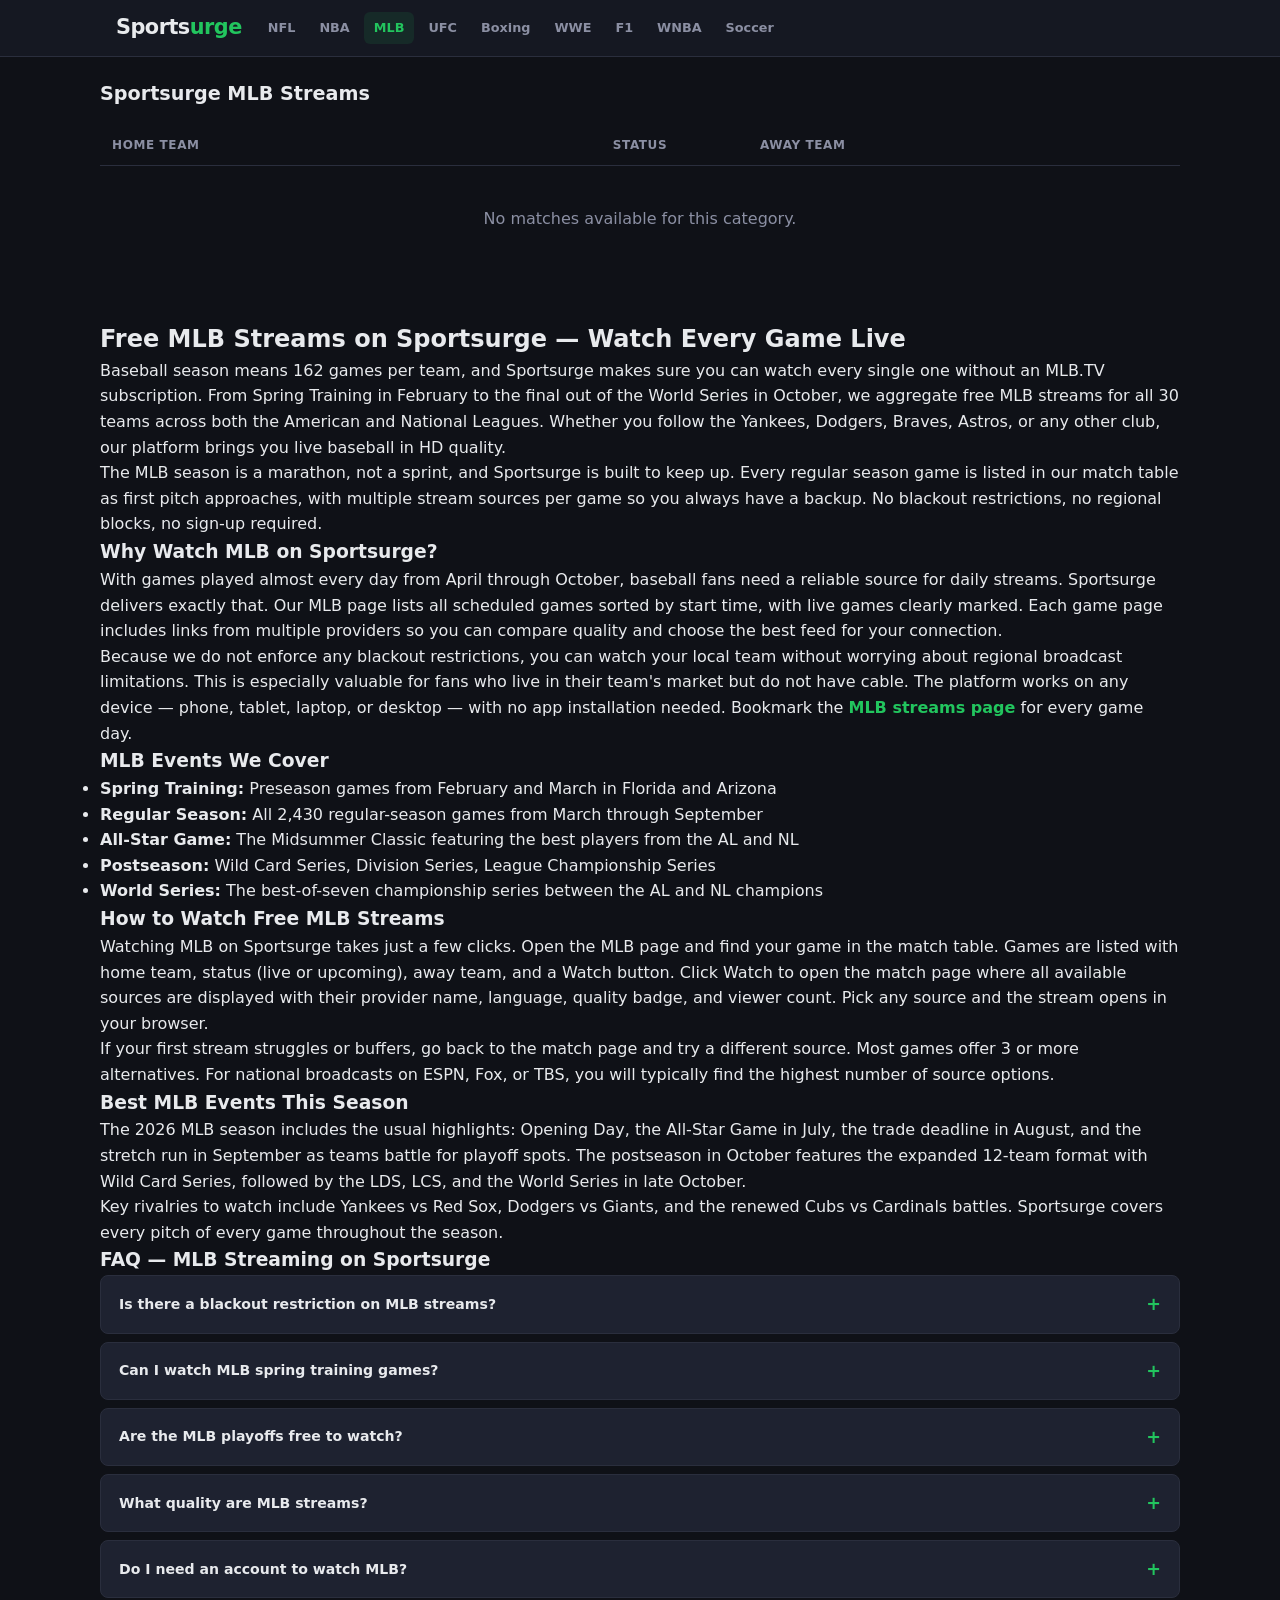
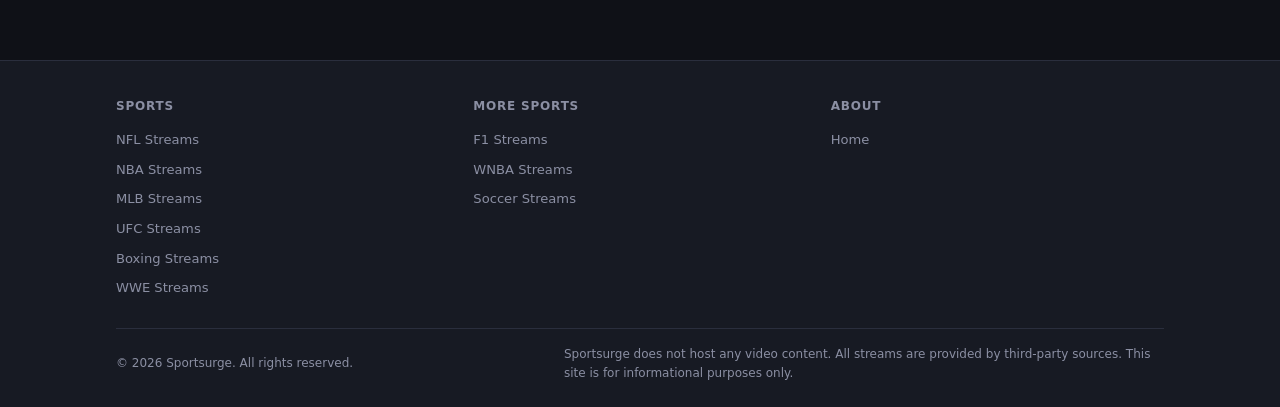
<file: mlb/index.html>
﻿<!DOCTYPE html>
<html lang="en">
<head>
  <meta charset="utf-8" />
  <meta name="viewport" content="width=device-width, initial-scale=1.0">
  <title>MLB Streams Free — Watch MLB Online Today | Sportsurge</title>
  <meta name="description" content="Watch free MLB streams on Sportsurge. Live baseball all season — Spring Training through the World Series. All 30 teams, no blackouts.">
  <meta name="robots" content="index, follow, max-snippet:-1, max-image-preview:large, max-video-preview:-1">
  <link rel="canonical" href="https://sportsurge.shop/mlb/">
    <link rel="icon" type="image/png" href="/favicon.png">

  <meta property="og:type" content="website">
  <meta property="og:url" content="https://sportsurge.shop/mlb/">
  <meta property="og:site_name" content="Sportsurge">
  <meta property="og:title" content="MLB Streams Free — Watch MLB Online | Sportsurge">
  <meta property="og:description" content="Watch free MLB streams on Sportsurge. Regular season, All-Star Game, postseason, and World Series. No MLB.TV subscription needed.">
  <meta name="twitter:title" content="MLB Streams Free — Watch MLB Online | Sportsurge">
  <meta name="twitter:description" content="Watch free MLB streams on Sportsurge. Regular season, All-Star Game, postseason, and World Series. No MLB.TV subscription needed.">


  <style>
    *,*::before,*::after{box-sizing:border-box;margin:0;padding:0}
    :root{--bg:#0f1117;--surface:#171a23;--card:#1e2230;--border:#2a2e3d;--primary:#22c55e;--accent:#ef4444;--gold:#f7c948;--text:#e8eaed;--muted:#8b8fa3;--radius:8px}
    html{scroll-behavior:smooth;overflow-y:scroll}
    body{background:var(--bg);color:var(--text);font-family:system-ui,-apple-system,'Segoe UI',Roboto,sans-serif;line-height:1.6;min-height:100vh}
    a{color:var(--primary);text-decoration:none}
    a:hover{text-decoration:underline}
    img{max-width:100%;display:block}
    .container{max-width:1080px;margin:0 auto;padding:0 16px}
    .sr-only{position:absolute;width:1px;height:1px;padding:0;margin:-1px;overflow:hidden;clip:rect(0,0,0,0);white-space:nowrap;border:0}

    nav{background:rgba(23,26,35,.95);backdrop-filter:blur(12px);border-bottom:1px solid var(--border);position:sticky;top:0;z-index:100}
    .nav-inner{display:flex;align-items:center;height:56px;gap:8px}
    .logo{font-size:1.3rem;font-weight:900;letter-spacing:-.5px;color:var(--text);white-space:nowrap}
    .logo span{color:var(--primary)}
    .nav-toggle{display:none}
    .nav-hamburger{display:none;font-size:1.5rem;color:var(--text);cursor:pointer;padding:4px 8px;user-select:none;margin-left:auto}
    .nav-scroll{display:flex;gap:4px;overflow-x:auto;flex:1;scrollbar-width:none;-ms-overflow-style:none;padding:0 8px}
    .nav-scroll::-webkit-scrollbar{display:none}
    .nav-link{color:var(--muted);font-size:.8rem;font-weight:600;padding:6px 10px;border-radius:6px;white-space:nowrap;transition:color .15s,background .15s}
    .nav-link:hover{color:var(--text);background:rgba(255,255,255,.06);text-decoration:none}
    .nav-link.active{color:var(--primary);background:rgba(34,197,94,.1)}
    @media(max-width:767px){.nav-hamburger{display:block}.nav-scroll{display:none;flex-direction:column;position:absolute;top:56px;left:0;right:0;background:var(--surface);border-bottom:1px solid var(--border);padding:8px 16px;gap:0}.nav-link{padding:10px 8px;border-bottom:1px solid var(--border);border-radius:0}.nav-link:last-child{border-bottom:none}#nav-toggle:checked~.nav-scroll{display:flex}}

    .hero{background:linear-gradient(135deg,var(--card),transparent);padding:46px 0 38px;text-align:center}
    .hero h1{font-size:clamp(1.6rem,4vw,2.8rem);font-weight:900;line-height:1.2;margin-bottom:12px;letter-spacing:-1px}
    .hero h1 em{font-style:normal;color:var(--primary)}
    .hero p{max-width:600px;margin:0 auto 24px;font-size:.95rem;color:var(--muted)}
    .hero-badge{display:inline-flex;align-items:center;gap:6px;background:rgba(34,197,94,.1);border:1px solid rgba(34,197,94,.25);color:var(--primary);padding:4px 12px;border-radius:20px;font-size:.75rem;font-weight:600;margin-bottom:16px}

    .search-wrap{max-width:640px;margin:20px auto 32px;position:relative}
    .search-input{width:100%;padding:12px 16px 12px 42px;border-radius:var(--radius);border:1px solid var(--border);background:var(--surface);color:var(--text);font-size:.95rem;outline:none;transition:border-color .2s}
    .search-input:focus{border-color:var(--primary)}
    .search-input::placeholder{color:var(--muted)}
    .search-icon{position:absolute;left:14px;top:50%;transform:translateY(-50%);color:var(--muted);font-size:1.1rem;pointer-events:none}
    .search-dropdown{position:absolute;top:100%;left:0;right:0;background:var(--surface);border:1px solid var(--border);border-radius:var(--radius);max-height:360px;overflow-y:auto;display:none;z-index:50;margin-top:4px}
    .search-dropdown.open{display:block}
    .search-item{padding:10px 14px;cursor:pointer;display:flex;align-items:center;gap:10px;border-bottom:1px solid var(--border);transition:background .15s}
    .search-item:last-child{border-bottom:none}
    .search-item:hover{background:rgba(255,255,255,.04)}
    .search-item-teams{flex:1;font-size:.85rem}
    .search-item-teams strong{font-weight:600;color:var(--text)}
    .search-item-meta{font-size:.75rem;color:var(--muted);text-align:right;white-space:nowrap}
    .search-item .cat-tag{font-size:.7rem;padding:2px 8px;border-radius:10px;background:rgba(34,197,94,.1);color:var(--primary)}

    .section{padding:22px 0}
    .section-title{font-size:1.2rem;font-weight:800;margin-bottom:16px;display:flex;align-items:center;gap:10px}
    .section-title span{color:var(--primary)}

    .match-table{width:100%;border-collapse:collapse;table-layout:fixed}
    .match-table th{padding:10px 12px;text-align:left;font-size:.75rem;font-weight:700;text-transform:uppercase;letter-spacing:.6px;color:var(--muted);border-bottom:1px solid var(--border)}
    .match-table th:nth-child(1),.match-row td:nth-child(1){width:40%}
    .match-table th:nth-child(2),.match-row td:nth-child(2){width:20%;text-align:center}
    .match-table th:nth-child(3),.match-row td:nth-child(3){width:calc(40% - 30px)}
    .match-table th:nth-child(4),.match-row td:nth-child(4){width:30px;text-align:center}
    .match-row{cursor:pointer;transition:background .15s}
    .match-row:hover{background:rgba(255,255,255,.04)}
    .match-row td{padding:10px 12px;height:56px;border-bottom:1px solid rgba(255,255,255,.04);vertical-align:middle}
    .skel td{padding:10px 12px;height:56px;background:linear-gradient(90deg,var(--card) 25%,rgba(255,255,255,.04) 50%,var(--card) 75%);background-size:200% 100%;animation:shimmer 1.5s infinite}
    @keyframes shimmer{0%{background-position:200% 0}100%{background-position:-200% 0}}
    .team-cell{display:flex;align-items:center;gap:8px}
    .team-cell img{width:22px;height:22px;border-radius:50%;flex-shrink:0;object-fit:contain}
    .team-cell .name{font-size:.85rem;font-weight:600}
    .status-cell{text-align:center}
    .status-live{color:var(--accent);font-weight:800;font-size:.85rem}
    .status-time{color:var(--text);font-size:.85rem;font-weight:600}
    .status-sub{color:var(--muted);font-size:.75rem;font-weight:400}
    .cat-tag{display:inline-block;font-size:.7rem;padding:2px 10px;border-radius:10px;background:rgba(34,197,94,.1);color:var(--primary);font-weight:600;margin-top:3px}
    .nav-icon{text-align:center;color:var(--muted);font-size:1.3rem;transition:transform .2s;line-height:1}
    .match-row:hover .nav-icon{transform:translateX(3px);color:var(--primary)}
    @media(max-width:599px){.match-table th{padding:6px 4px;font-size:.68rem}.match-row td,.skel td{padding:6px 4px;height:48px}.team-cell img{width:18px;height:18px}.team-cell .name{font-size:.78rem}.status-live,.status-time{font-size:.75rem}.match-table th:nth-child(1),.match-row td:nth-child(1){width:35%;overflow:hidden;text-overflow:ellipsis;white-space:nowrap}.match-table th:nth-child(2),.match-row td:nth-child(2){width:20%}.match-table th:nth-child(3),.match-row td:nth-child(3){width:calc(35% - 20px);overflow:hidden;text-overflow:ellipsis;white-space:nowrap}.match-table th:nth-child(4),.match-row td:nth-child(4){width:20px;text-align:center}}

    details{background:var(--card);border:1px solid var(--border);border-radius:var(--radius);overflow:hidden;margin-bottom:8px}
    details[open]{border-color:var(--primary)}
    summary{padding:14px 18px;font-weight:700;font-size:.88rem;cursor:pointer;list-style:none;display:flex;justify-content:space-between;align-items:center;user-select:none}
    summary::-webkit-details-marker{display:none}
    summary::after{content:'+';color:var(--primary);font-size:1.1rem;transition:transform .2s}
    details[open] summary::after{transform:rotate(45deg)}
    .faq-body{padding:0 18px 16px;color:var(--muted);font-size:.84rem;line-height:1.7}

    footer{background:var(--surface);border-top:1px solid var(--border);padding:36px 0 24px;margin-top:32px}
    .footer-inner{display:grid;grid-template-columns:repeat(auto-fit,minmax(150px,1fr));gap:24px;margin-bottom:24px}
    .footer-col h4{font-size:.75rem;font-weight:700;text-transform:uppercase;letter-spacing:.8px;color:var(--muted);margin-bottom:10px}
    .footer-col ul{list-style:none}
    .footer-col li{margin-bottom:4px}
    .footer-col a{font-size:.82rem;color:var(--muted);transition:color .15s}
    .footer-col a:hover{color:var(--primary);text-decoration:none}
    .footer-bottom{border-top:1px solid var(--border);padding-top:16px;display:flex;justify-content:space-between;align-items:center;flex-wrap:wrap;gap:8px}
    .footer-bottom p{font-size:.75rem;color:var(--muted)}
    .disclaimer{font-size:.72rem;color:var(--muted);max-width:600px}

    .page-section{display:none}
    .page-section.active{display:block}

    .match-detail-header{text-align:center;padding:32px 0}
    .match-detail-header .teams{display:flex;justify-content:center;align-items:center;gap:20px;margin-bottom:16px}
    .match-detail-header .team{display:flex;flex-direction:column;align-items:center;gap:6px}
    .match-detail-header .team img{width:48px;height:48px;border-radius:50%;object-fit:contain}
    .match-detail-header .team .tname{font-size:1rem;font-weight:700}
    .match-detail-header .vs{color:var(--muted);font-size:.85rem;font-weight:600}
    .match-detail-header .meta{color:var(--muted);font-size:.85rem;display:flex;gap:16px;justify-content:center;flex-wrap:wrap}
    .match-detail-header .meta span{display:flex;align-items:center;gap:4px}

    .sources-grid{display:grid;grid-template-columns:repeat(auto-fill,minmax(200px,1fr));gap:12px;margin-top:16px}
    .source-card{background:var(--card);border:1px solid var(--border);border-radius:var(--radius);padding:16px;text-align:center;transition:border-color .2s}
    .source-card:hover{border-color:var(--primary)}
    .source-card .sname{font-weight:700;font-size:.9rem}
    .source-card .sinfo{font-size:.78rem;color:var(--muted);margin:4px 0 8px}
    .source-card .sviewers{font-size:.72rem;color:var(--muted)}
    .source-card .watch-btn{display:inline-block;margin-top:8px;background:var(--primary);color:#000;padding:8px 20px;border-radius:6px;font-weight:700;font-size:.82rem;transition:opacity .15s}
    .source-card .watch-btn:hover{opacity:.85;text-decoration:none}

  </style>
</head>
<body>

  <nav>
    <div class="container nav-inner">
      <a href="/" class="logo">Sports<span>urge</span></a>
      <input type="checkbox" id="nav-toggle" class="nav-toggle">
      <label for="nav-toggle" class="nav-hamburger">&#9776;</label>
      <div class="nav-scroll" id="nav-links">
        <a href="/nfl/" class="nav-link" data-cat="nfl">NFL</a>
        <a href="/nba/" class="nav-link" data-cat="nba">NBA</a>
        <a href="/mlb/" class="nav-link" data-cat="mlb">MLB</a>
        <a href="/ufc/" class="nav-link" data-cat="ufc">UFC</a>
        <a href="/boxing/" class="nav-link" data-cat="boxing">Boxing</a>
        <a href="/wwe/" class="nav-link" data-cat="wwe">WWE</a>
        <a href="/f1/" class="nav-link" data-cat="f1">F1</a>
        <a href="/wnba/" class="nav-link" data-cat="wnba">WNBA</a>
        <a href="/soccer/" class="nav-link" data-cat="soccer">Soccer</a>
      </div>
    </div>
  </nav>
<main>
  <div id="page-home" class="page-section"></div>

  <div id="page-category" class="page-section active">
    <div class="container section">
      <h1 class="section-title" id="cat-title">Sportsurge MLB Streams</h1>
        <table class="match-table" id="cat-table">
          <thead>
            <tr>
              <th>Home Team</th>
              <th>Status</th>
              <th>Away Team</th>
              <th></th>
            </tr>
          </thead>
          <tbody id="cat-tbody">            <tr class="skel"><td></td><td></td><td></td><td></td></tr>
            <tr class="skel"><td></td><td></td><td></td><td></td></tr>
            <tr class="skel"><td></td><td></td><td></td><td></td></tr>
            <tr class="skel"><td></td><td></td><td></td><td></td></tr>
            <tr class="skel"><td></td><td></td><td></td><td></td></tr>
            <tr class="skel"><td></td><td></td><td></td><td></td></tr>
            <tr class="skel"><td></td><td></td><td></td><td></td></tr>
            <tr class="skel"><td></td><td></td><td></td><td></td></tr>
            <tr class="skel"><td></td><td></td><td></td><td></td></tr>
            <tr class="skel"><td></td><td></td><td></td><td></td></tr>          </tbody>
        </table>
        <div class="seo-content" style="margin-top:48px">
          <h2>Free MLB Streams on Sportsurge — Watch Every Game Live</h2>
          <p>Baseball season means 162 games per team, and Sportsurge makes sure you can watch every single one without an MLB.TV subscription. From Spring Training in February to the final out of the World Series in October, we aggregate free MLB streams for all 30 teams across both the American and National Leagues. Whether you follow the Yankees, Dodgers, Braves, Astros, or any other club, our platform brings you live baseball in HD quality.</p>
          <p>The MLB season is a marathon, not a sprint, and Sportsurge is built to keep up. Every regular season game is listed in our match table as first pitch approaches, with multiple stream sources per game so you always have a backup. No blackout restrictions, no regional blocks, no sign-up required.</p>

          <h3>Why Watch MLB on Sportsurge?</h3>
          <p>With games played almost every day from April through October, baseball fans need a reliable source for daily streams. Sportsurge delivers exactly that. Our MLB page lists all scheduled games sorted by start time, with live games clearly marked. Each game page includes links from multiple providers so you can compare quality and choose the best feed for your connection.</p>
          <p>Because we do not enforce any blackout restrictions, you can watch your local team without worrying about regional broadcast limitations. This is especially valuable for fans who live in their team's market but do not have cable. The platform works on any device — phone, tablet, laptop, or desktop — with no app installation needed. Bookmark the <a href="/mlb/" style="color:var(--primary);font-weight:600">MLB streams page</a> for every game day.</p>

          <h3>MLB Events We Cover</h3>
          <ul>
            <li><strong>Spring Training:</strong> Preseason games from February and March in Florida and Arizona</li>
            <li><strong>Regular Season:</strong> All 2,430 regular-season games from March through September</li>
            <li><strong>All-Star Game:</strong> The Midsummer Classic featuring the best players from the AL and NL</li>
            <li><strong>Postseason:</strong> Wild Card Series, Division Series, League Championship Series</li>
            <li><strong>World Series:</strong> The best-of-seven championship series between the AL and NL champions</li>
          </ul>

          <h3>How to Watch Free MLB Streams</h3>
          <p>Watching MLB on Sportsurge takes just a few clicks. Open the MLB page and find your game in the match table. Games are listed with home team, status (live or upcoming), away team, and a Watch button. Click Watch to open the match page where all available sources are displayed with their provider name, language, quality badge, and viewer count. Pick any source and the stream opens in your browser.</p>
          <p>If your first stream struggles or buffers, go back to the match page and try a different source. Most games offer 3 or more alternatives. For national broadcasts on ESPN, Fox, or TBS, you will typically find the highest number of source options.</p>

          <h3>Best MLB Events This Season</h3>
          <p>The 2026 MLB season includes the usual highlights: Opening Day, the All-Star Game in July, the trade deadline in August, and the stretch run in September as teams battle for playoff spots. The postseason in October features the expanded 12-team format with Wild Card Series, followed by the LDS, LCS, and the World Series in late October.</p>
          <p>Key rivalries to watch include Yankees vs Red Sox, Dodgers vs Giants, and the renewed Cubs vs Cardinals battles. Sportsurge covers every pitch of every game throughout the season.</p>

          <h3>FAQ — MLB Streaming on Sportsurge</h3>
          <details>
            <summary>Is there a blackout restriction on MLB streams?</summary>
            <div class="faq-body">No, Sportsurge streams do not enforce regional blackout restrictions. You can watch any game from any location without a VPN.</div>
          </details>
          <details>
            <summary>Can I watch MLB spring training games?</summary>
            <div class="faq-body">Yes, Spring Training games in the Grapefruit and Cactus Leagues are available on Sportsurge starting in late February.</div>
          </details>
          <details>
            <summary>Are the MLB playoffs free to watch?</summary>
            <div class="faq-body">Yes, every postseason game from the Wild Card round through the World Series is free on Sportsurge with multiple stream links per game.</div>
          </details>
          <details>
            <summary>What quality are MLB streams?</summary>
            <div class="faq-body">Most MLB streams are available in 720p or 1080p HD. Quality varies by source, but multiple options are provided so you can find the best one.</div>
          </details>
          <details>
            <summary>Do I need an account to watch MLB?</summary>
            <div class="faq-body">No account or sign-up is needed. Just visit the MLB page, find your game, click Watch, and choose a stream source.</div>
          </details>
        </div>
    </div>
  </div>

  <div id="page-match" class="page-section">
    <div class="container section">
      <div id="match-detail-content">
        <div style="text-align:center;padding:40px;color:var(--muted)">Loading match details...</div>
      </div>
    </div>
  </div>
</main>
<footer>
    <div class="container">
      <div class="footer-inner">
        <div class="footer-col">
          <h4>Sports</h4>
          <ul>
            <li><a href="/nfl/">NFL Streams</a></li>
            <li><a href="/nba/">NBA Streams</a></li>
            <li><a href="/mlb/">MLB Streams</a></li>
            <li><a href="/ufc/">UFC Streams</a></li>
            <li><a href="/boxing/">Boxing Streams</a></li>
            <li><a href="/wwe/">WWE Streams</a></li>
          </ul>
        </div>
        <div class="footer-col">
          <h4>More Sports</h4>
          <ul>
            <li><a href="/f1/">F1 Streams</a></li>
            <li><a href="/wnba/">WNBA Streams</a></li>
            <li><a href="/soccer/">Soccer Streams</a></li>
          </ul>
        </div>
        <div class="footer-col">
          <h4>About</h4>
          <ul>
            <li><a href="/">Home</a></li>
          </ul>
        </div>
      </div>
      <div class="footer-bottom">
        <p>&copy; 2026 Sportsurge. All rights reserved.</p>
        <p class="disclaimer">Sportsurge does not host any video content. All streams are provided by third-party sources. This site is for informational purposes only.</p>
      </div>
    </div>
  </footer>

  <script defer src="../js/api.js"></script>
  <script defer src="../js/categories.js"></script>
  <script defer src="../js/search.js"></script>
  <script defer src="../js/app.js"></script>
</body>
</html>
</file>
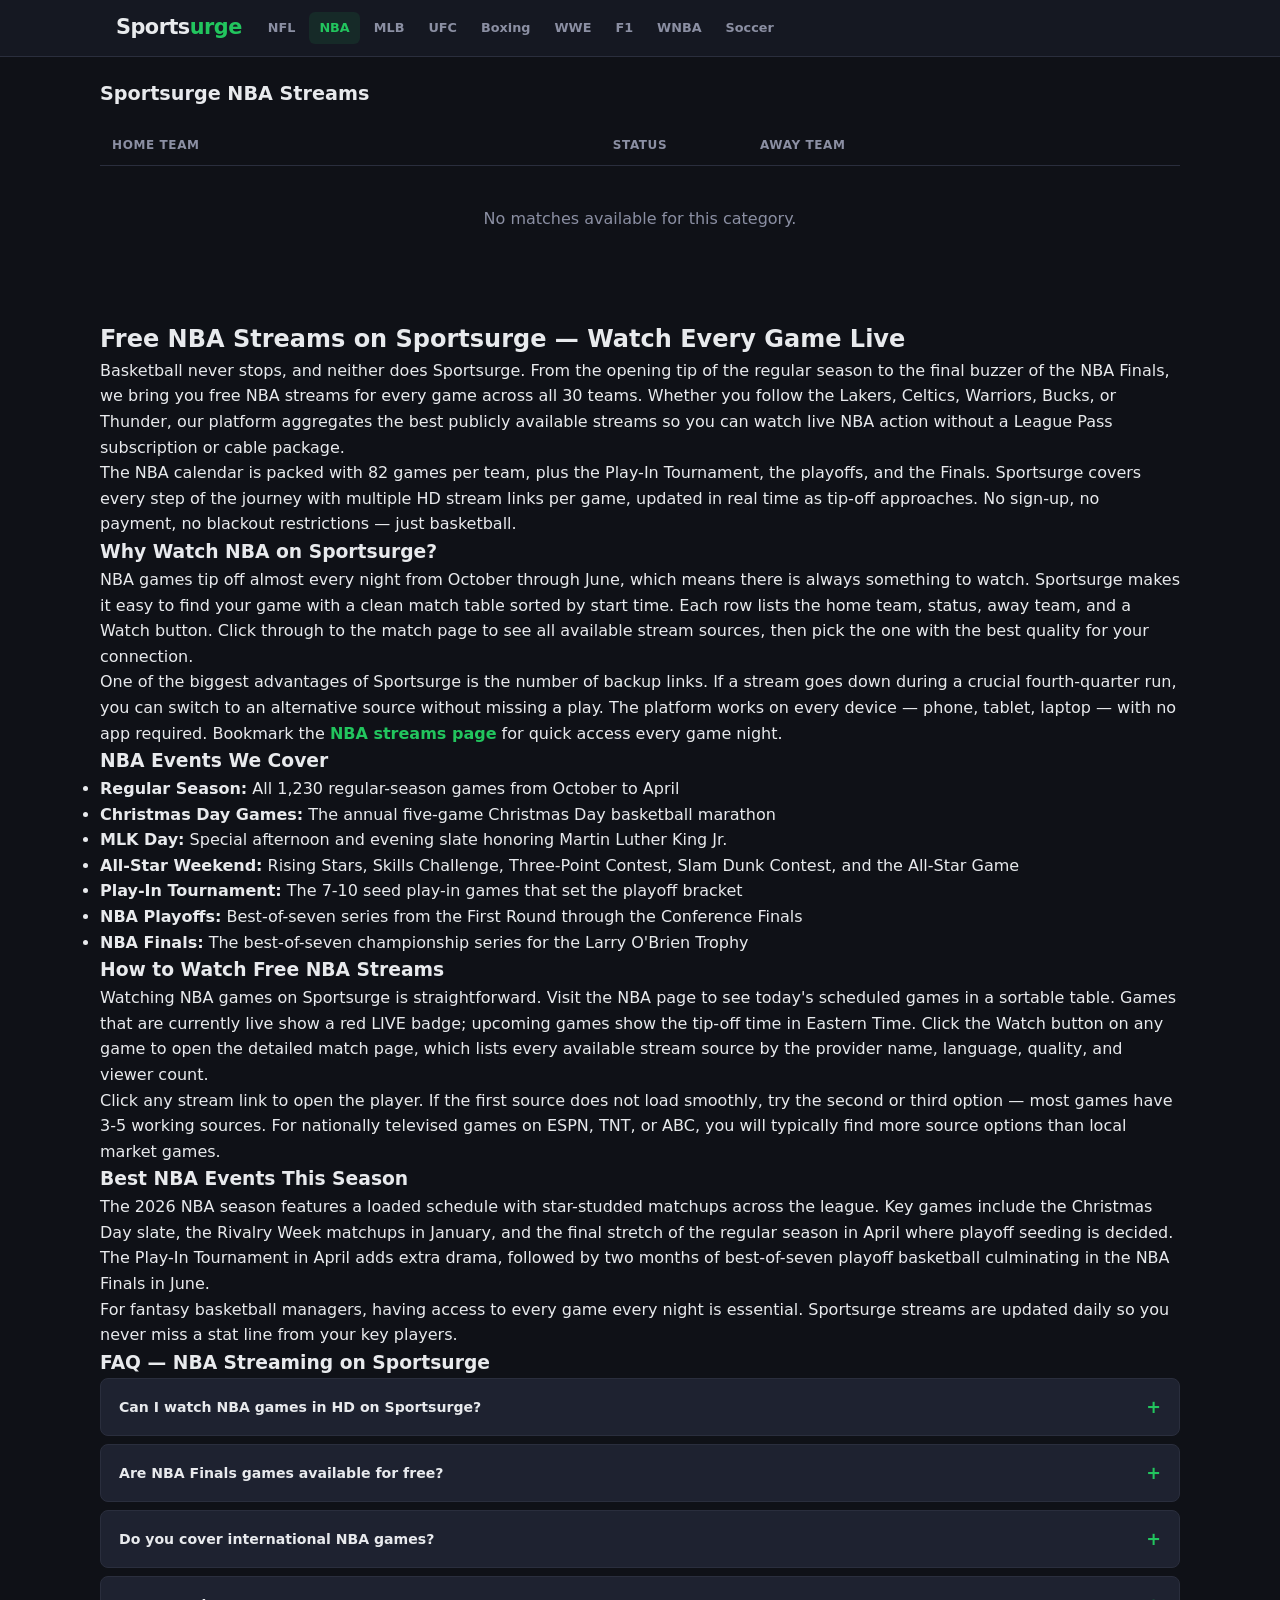
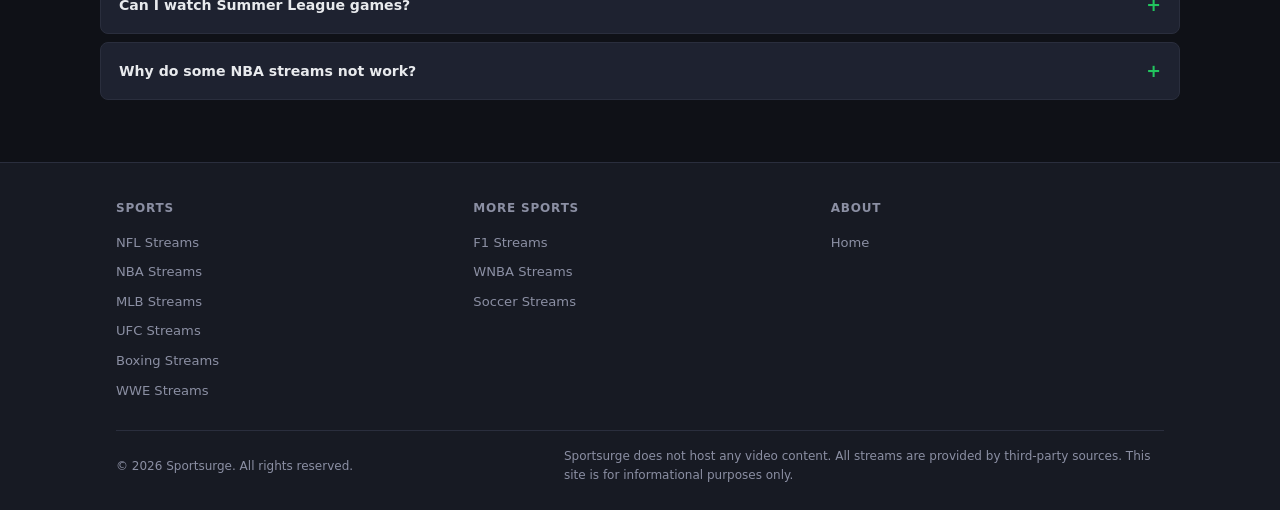
<file: nba/index.html>
﻿<!DOCTYPE html>
<html lang="en">
<head>
  <meta charset="utf-8" />
  <meta name="viewport" content="width=device-width, initial-scale=1.0">
  <title>NBA Streams Free — Watch NBA Online Today | Sportsurge</title>
  <meta name="description" content="Watch free NBA streams on Sportsurge. Live basketball every night — regular season, playoffs, and Finals. All 30 teams, no sign-up.">
  <meta name="robots" content="index, follow, max-snippet:-1, max-image-preview:large, max-video-preview:-1">
  <link rel="canonical" href="https://sportsurge.shop/nba/">
    <link rel="icon" type="image/png" href="/favicon.png">

  <meta property="og:type" content="website">
  <meta property="og:url" content="https://sportsurge.shop/nba/">
  <meta property="og:site_name" content="Sportsurge">
  <meta property="og:title" content="NBA Streams Free — Watch NBA Online | Sportsurge">
  <meta property="og:description" content="Watch free NBA streams on Sportsurge. Every regular season game, play-in tournament, playoffs, and NBA Finals. No subscription needed.">
  <meta name="twitter:title" content="NBA Streams Free — Watch NBA Online | Sportsurge">
  <meta name="twitter:description" content="Watch free NBA streams on Sportsurge. Every regular season game, play-in tournament, playoffs, and NBA Finals. No subscription needed.">


  <style>
    *,*::before,*::after{box-sizing:border-box;margin:0;padding:0}
    :root{--bg:#0f1117;--surface:#171a23;--card:#1e2230;--border:#2a2e3d;--primary:#22c55e;--accent:#ef4444;--gold:#f7c948;--text:#e8eaed;--muted:#8b8fa3;--radius:8px}
    html{scroll-behavior:smooth;overflow-y:scroll}
    body{background:var(--bg);color:var(--text);font-family:system-ui,-apple-system,'Segoe UI',Roboto,sans-serif;line-height:1.6;min-height:100vh}
    a{color:var(--primary);text-decoration:none}
    a:hover{text-decoration:underline}
    img{max-width:100%;display:block}
    .container{max-width:1080px;margin:0 auto;padding:0 16px}
    .sr-only{position:absolute;width:1px;height:1px;padding:0;margin:-1px;overflow:hidden;clip:rect(0,0,0,0);white-space:nowrap;border:0}

    nav{background:rgba(23,26,35,.95);backdrop-filter:blur(12px);border-bottom:1px solid var(--border);position:sticky;top:0;z-index:100}
    .nav-inner{display:flex;align-items:center;height:56px;gap:8px}
    .logo{font-size:1.3rem;font-weight:900;letter-spacing:-.5px;color:var(--text);white-space:nowrap}
    .logo span{color:var(--primary)}
    .nav-toggle{display:none}
    .nav-hamburger{display:none;font-size:1.5rem;color:var(--text);cursor:pointer;padding:4px 8px;user-select:none;margin-left:auto}
    .nav-scroll{display:flex;gap:4px;overflow-x:auto;flex:1;scrollbar-width:none;-ms-overflow-style:none;padding:0 8px}
    .nav-scroll::-webkit-scrollbar{display:none}
    .nav-link{color:var(--muted);font-size:.8rem;font-weight:600;padding:6px 10px;border-radius:6px;white-space:nowrap;transition:color .15s,background .15s}
    .nav-link:hover{color:var(--text);background:rgba(255,255,255,.06);text-decoration:none}
    .nav-link.active{color:var(--primary);background:rgba(34,197,94,.1)}
    @media(max-width:767px){.nav-hamburger{display:block}.nav-scroll{display:none;flex-direction:column;position:absolute;top:56px;left:0;right:0;background:var(--surface);border-bottom:1px solid var(--border);padding:8px 16px;gap:0}.nav-link{padding:10px 8px;border-bottom:1px solid var(--border);border-radius:0}.nav-link:last-child{border-bottom:none}#nav-toggle:checked~.nav-scroll{display:flex}}

    .hero{background:linear-gradient(135deg,var(--card),transparent);padding:46px 0 38px;text-align:center}
    .hero h1{font-size:clamp(1.6rem,4vw,2.8rem);font-weight:900;line-height:1.2;margin-bottom:12px;letter-spacing:-1px}
    .hero h1 em{font-style:normal;color:var(--primary)}
    .hero p{max-width:600px;margin:0 auto 24px;font-size:.95rem;color:var(--muted)}
    .hero-badge{display:inline-flex;align-items:center;gap:6px;background:rgba(34,197,94,.1);border:1px solid rgba(34,197,94,.25);color:var(--primary);padding:4px 12px;border-radius:20px;font-size:.75rem;font-weight:600;margin-bottom:16px}

    .search-wrap{max-width:640px;margin:20px auto 32px;position:relative}
    .search-input{width:100%;padding:12px 16px 12px 42px;border-radius:var(--radius);border:1px solid var(--border);background:var(--surface);color:var(--text);font-size:.95rem;outline:none;transition:border-color .2s}
    .search-input:focus{border-color:var(--primary)}
    .search-input::placeholder{color:var(--muted)}
    .search-icon{position:absolute;left:14px;top:50%;transform:translateY(-50%);color:var(--muted);font-size:1.1rem;pointer-events:none}
    .search-dropdown{position:absolute;top:100%;left:0;right:0;background:var(--surface);border:1px solid var(--border);border-radius:var(--radius);max-height:360px;overflow-y:auto;display:none;z-index:50;margin-top:4px}
    .search-dropdown.open{display:block}
    .search-item{padding:10px 14px;cursor:pointer;display:flex;align-items:center;gap:10px;border-bottom:1px solid var(--border);transition:background .15s}
    .search-item:last-child{border-bottom:none}
    .search-item:hover{background:rgba(255,255,255,.04)}
    .search-item-teams{flex:1;font-size:.85rem}
    .search-item-teams strong{font-weight:600;color:var(--text)}
    .search-item-meta{font-size:.75rem;color:var(--muted);text-align:right;white-space:nowrap}
    .search-item .cat-tag{font-size:.7rem;padding:2px 8px;border-radius:10px;background:rgba(34,197,94,.1);color:var(--primary)}

    .section{padding:22px 0}
    .section-title{font-size:1.2rem;font-weight:800;margin-bottom:16px;display:flex;align-items:center;gap:10px}
    .section-title span{color:var(--primary)}

    .match-table{width:100%;border-collapse:collapse;table-layout:fixed}
    .match-table th{padding:10px 12px;text-align:left;font-size:.75rem;font-weight:700;text-transform:uppercase;letter-spacing:.6px;color:var(--muted);border-bottom:1px solid var(--border)}
    .match-table th:nth-child(1),.match-row td:nth-child(1){width:40%}
    .match-table th:nth-child(2),.match-row td:nth-child(2){width:20%;text-align:center}
    .match-table th:nth-child(3),.match-row td:nth-child(3){width:calc(40% - 30px)}
    .match-table th:nth-child(4),.match-row td:nth-child(4){width:30px;text-align:center}
    .match-row{cursor:pointer;transition:background .15s}
    .match-row:hover{background:rgba(255,255,255,.04)}
    .match-row td{padding:10px 12px;height:56px;border-bottom:1px solid rgba(255,255,255,.04);vertical-align:middle}
    .skel td{padding:10px 12px;height:56px;background:linear-gradient(90deg,var(--card) 25%,rgba(255,255,255,.04) 50%,var(--card) 75%);background-size:200% 100%;animation:shimmer 1.5s infinite}
    @keyframes shimmer{0%{background-position:200% 0}100%{background-position:-200% 0}}
    .team-cell{display:flex;align-items:center;gap:8px}
    .team-cell img{width:22px;height:22px;border-radius:50%;flex-shrink:0;object-fit:contain}
    .team-cell .name{font-size:.85rem;font-weight:600}
    .status-cell{text-align:center}
    .status-live{color:var(--accent);font-weight:800;font-size:.85rem}
    .status-time{color:var(--text);font-size:.85rem;font-weight:600}
    .status-sub{color:var(--muted);font-size:.75rem;font-weight:400}
    .cat-tag{display:inline-block;font-size:.7rem;padding:2px 10px;border-radius:10px;background:rgba(34,197,94,.1);color:var(--primary);font-weight:600;margin-top:3px}
    .nav-icon{text-align:center;color:var(--muted);font-size:1.3rem;transition:transform .2s;line-height:1}
    .match-row:hover .nav-icon{transform:translateX(3px);color:var(--primary)}
    @media(max-width:599px){.match-table th{padding:6px 4px;font-size:.68rem}.match-row td,.skel td{padding:6px 4px;height:48px}.team-cell img{width:18px;height:18px}.team-cell .name{font-size:.78rem}.status-live,.status-time{font-size:.75rem}.match-table th:nth-child(1),.match-row td:nth-child(1){width:35%;overflow:hidden;text-overflow:ellipsis;white-space:nowrap}.match-table th:nth-child(2),.match-row td:nth-child(2){width:20%}.match-table th:nth-child(3),.match-row td:nth-child(3){width:calc(35% - 20px);overflow:hidden;text-overflow:ellipsis;white-space:nowrap}.match-table th:nth-child(4),.match-row td:nth-child(4){width:20px;text-align:center}}

    details{background:var(--card);border:1px solid var(--border);border-radius:var(--radius);overflow:hidden;margin-bottom:8px}
    details[open]{border-color:var(--primary)}
    summary{padding:14px 18px;font-weight:700;font-size:.88rem;cursor:pointer;list-style:none;display:flex;justify-content:space-between;align-items:center;user-select:none}
    summary::-webkit-details-marker{display:none}
    summary::after{content:'+';color:var(--primary);font-size:1.1rem;transition:transform .2s}
    details[open] summary::after{transform:rotate(45deg)}
    .faq-body{padding:0 18px 16px;color:var(--muted);font-size:.84rem;line-height:1.7}

    footer{background:var(--surface);border-top:1px solid var(--border);padding:36px 0 24px;margin-top:32px}
    .footer-inner{display:grid;grid-template-columns:repeat(auto-fit,minmax(150px,1fr));gap:24px;margin-bottom:24px}
    .footer-col h4{font-size:.75rem;font-weight:700;text-transform:uppercase;letter-spacing:.8px;color:var(--muted);margin-bottom:10px}
    .footer-col ul{list-style:none}
    .footer-col li{margin-bottom:4px}
    .footer-col a{font-size:.82rem;color:var(--muted);transition:color .15s}
    .footer-col a:hover{color:var(--primary);text-decoration:none}
    .footer-bottom{border-top:1px solid var(--border);padding-top:16px;display:flex;justify-content:space-between;align-items:center;flex-wrap:wrap;gap:8px}
    .footer-bottom p{font-size:.75rem;color:var(--muted)}
    .disclaimer{font-size:.72rem;color:var(--muted);max-width:600px}

    .page-section{display:none}
    .page-section.active{display:block}

    .match-detail-header{text-align:center;padding:32px 0}
    .match-detail-header .teams{display:flex;justify-content:center;align-items:center;gap:20px;margin-bottom:16px}
    .match-detail-header .team{display:flex;flex-direction:column;align-items:center;gap:6px}
    .match-detail-header .team img{width:48px;height:48px;border-radius:50%;object-fit:contain}
    .match-detail-header .team .tname{font-size:1rem;font-weight:700}
    .match-detail-header .vs{color:var(--muted);font-size:.85rem;font-weight:600}
    .match-detail-header .meta{color:var(--muted);font-size:.85rem;display:flex;gap:16px;justify-content:center;flex-wrap:wrap}
    .match-detail-header .meta span{display:flex;align-items:center;gap:4px}

    .sources-grid{display:grid;grid-template-columns:repeat(auto-fill,minmax(200px,1fr));gap:12px;margin-top:16px}
    .source-card{background:var(--card);border:1px solid var(--border);border-radius:var(--radius);padding:16px;text-align:center;transition:border-color .2s}
    .source-card:hover{border-color:var(--primary)}
    .source-card .sname{font-weight:700;font-size:.9rem}
    .source-card .sinfo{font-size:.78rem;color:var(--muted);margin:4px 0 8px}
    .source-card .sviewers{font-size:.72rem;color:var(--muted)}
    .source-card .watch-btn{display:inline-block;margin-top:8px;background:var(--primary);color:#000;padding:8px 20px;border-radius:6px;font-weight:700;font-size:.82rem;transition:opacity .15s}
    .source-card .watch-btn:hover{opacity:.85;text-decoration:none}

  </style>
</head>
<body>

  <nav>
    <div class="container nav-inner">
      <a href="/" class="logo">Sports<span>urge</span></a>
      <input type="checkbox" id="nav-toggle" class="nav-toggle">
      <label for="nav-toggle" class="nav-hamburger">&#9776;</label>
      <div class="nav-scroll" id="nav-links">
        <a href="/nfl/" class="nav-link" data-cat="nfl">NFL</a>
        <a href="/nba/" class="nav-link" data-cat="nba">NBA</a>
        <a href="/mlb/" class="nav-link" data-cat="mlb">MLB</a>
        <a href="/ufc/" class="nav-link" data-cat="ufc">UFC</a>
        <a href="/boxing/" class="nav-link" data-cat="boxing">Boxing</a>
        <a href="/wwe/" class="nav-link" data-cat="wwe">WWE</a>
        <a href="/f1/" class="nav-link" data-cat="f1">F1</a>
        <a href="/wnba/" class="nav-link" data-cat="wnba">WNBA</a>
        <a href="/soccer/" class="nav-link" data-cat="soccer">Soccer</a>
      </div>
    </div>
  </nav>
<main>
  <div id="page-home" class="page-section"></div>

  <div id="page-category" class="page-section active">
    <div class="container section">
      <h1 class="section-title" id="cat-title">Sportsurge NBA Streams</h1>
        <table class="match-table" id="cat-table">
          <thead>
            <tr>
              <th>Home Team</th>
              <th>Status</th>
              <th>Away Team</th>
              <th></th>
            </tr>
          </thead>
          <tbody id="cat-tbody">            <tr class="skel"><td></td><td></td><td></td><td></td></tr>
            <tr class="skel"><td></td><td></td><td></td><td></td></tr>
            <tr class="skel"><td></td><td></td><td></td><td></td></tr>
            <tr class="skel"><td></td><td></td><td></td><td></td></tr>
            <tr class="skel"><td></td><td></td><td></td><td></td></tr>
            <tr class="skel"><td></td><td></td><td></td><td></td></tr>
            <tr class="skel"><td></td><td></td><td></td><td></td></tr>
            <tr class="skel"><td></td><td></td><td></td><td></td></tr>
            <tr class="skel"><td></td><td></td><td></td><td></td></tr>
            <tr class="skel"><td></td><td></td><td></td><td></td></tr>          </tbody>
        </table>
        <div class="seo-content" style="margin-top:48px">
          <h2>Free NBA Streams on Sportsurge — Watch Every Game Live</h2>
          <p>Basketball never stops, and neither does Sportsurge. From the opening tip of the regular season to the final buzzer of the NBA Finals, we bring you free NBA streams for every game across all 30 teams. Whether you follow the Lakers, Celtics, Warriors, Bucks, or Thunder, our platform aggregates the best publicly available streams so you can watch live NBA action without a League Pass subscription or cable package.</p>
          <p>The NBA calendar is packed with 82 games per team, plus the Play-In Tournament, the playoffs, and the Finals. Sportsurge covers every step of the journey with multiple HD stream links per game, updated in real time as tip-off approaches. No sign-up, no payment, no blackout restrictions — just basketball.</p>

          <h3>Why Watch NBA on Sportsurge?</h3>
          <p>NBA games tip off almost every night from October through June, which means there is always something to watch. Sportsurge makes it easy to find your game with a clean match table sorted by start time. Each row lists the home team, status, away team, and a Watch button. Click through to the match page to see all available stream sources, then pick the one with the best quality for your connection.</p>
          <p>One of the biggest advantages of Sportsurge is the number of backup links. If a stream goes down during a crucial fourth-quarter run, you can switch to an alternative source without missing a play. The platform works on every device — phone, tablet, laptop — with no app required. Bookmark the <a href="/nba/" style="color:var(--primary);font-weight:600">NBA streams page</a> for quick access every game night.</p>

          <h3>NBA Events We Cover</h3>
          <ul>
            <li><strong>Regular Season:</strong> All 1,230 regular-season games from October to April</li>
            <li><strong>Christmas Day Games:</strong> The annual five-game Christmas Day basketball marathon</li>
            <li><strong>MLK Day:</strong> Special afternoon and evening slate honoring Martin Luther King Jr.</li>
            <li><strong>All-Star Weekend:</strong> Rising Stars, Skills Challenge, Three-Point Contest, Slam Dunk Contest, and the All-Star Game</li>
            <li><strong>Play-In Tournament:</strong> The 7-10 seed play-in games that set the playoff bracket</li>
            <li><strong>NBA Playoffs:</strong> Best-of-seven series from the First Round through the Conference Finals</li>
            <li><strong>NBA Finals:</strong> The best-of-seven championship series for the Larry O'Brien Trophy</li>
          </ul>

          <h3>How to Watch Free NBA Streams</h3>
          <p>Watching NBA games on Sportsurge is straightforward. Visit the NBA page to see today's scheduled games in a sortable table. Games that are currently live show a red LIVE badge; upcoming games show the tip-off time in Eastern Time. Click the Watch button on any game to open the detailed match page, which lists every available stream source by the provider name, language, quality, and viewer count.</p>
          <p>Click any stream link to open the player. If the first source does not load smoothly, try the second or third option — most games have 3-5 working sources. For nationally televised games on ESPN, TNT, or ABC, you will typically find more source options than local market games.</p>

          <h3>Best NBA Events This Season</h3>
          <p>The 2026 NBA season features a loaded schedule with star-studded matchups across the league. Key games include the Christmas Day slate, the Rivalry Week matchups in January, and the final stretch of the regular season in April where playoff seeding is decided. The Play-In Tournament in April adds extra drama, followed by two months of best-of-seven playoff basketball culminating in the NBA Finals in June.</p>
          <p>For fantasy basketball managers, having access to every game every night is essential. Sportsurge streams are updated daily so you never miss a stat line from your key players.</p>

          <h3>FAQ — NBA Streaming on Sportsurge</h3>
          <details>
            <summary>Can I watch NBA games in HD on Sportsurge?</summary>
            <div class="faq-body">Yes, most NBA streams are available in 720p or 1080p HD. Quality depends on the source provider. Multiple links per game let you choose the best option.</div>
          </details>
          <details>
            <summary>Are NBA Finals games available for free?</summary>
            <div class="faq-body">Absolutely. Every game of the NBA Finals is streamed free on Sportsurge with multiple source options. No League Pass or cable login needed.</div>
          </details>
          <details>
            <summary>Do you cover international NBA games?</summary>
            <div class="faq-body">Yes, Sportsurge covers NBA games played internationally, including the Mexico City Games, Paris Games, and Abu Dhabi Games during the preseason.</div>
          </details>
          <details>
            <summary>Can I watch Summer League games?</summary>
            <div class="faq-body">NBA Summer League games in July are typically available on Sportsurge, including the Las Vegas Summer League and California Classic.</div>
          </details>
          <details>
            <summary>Why do some NBA streams not work?</summary>
            <div class="faq-body">Streams can go down if the source server is overloaded. Try one of the alternative links on the same match page. Links are refreshed closer to game time for better reliability.</div>
          </details>
        </div>
    </div>
  </div>

  <div id="page-match" class="page-section">
    <div class="container section">
      <div id="match-detail-content">
        <div style="text-align:center;padding:40px;color:var(--muted)">Loading match details...</div>
      </div>
    </div>
  </div>
</main>
<footer>
    <div class="container">
      <div class="footer-inner">
        <div class="footer-col">
          <h4>Sports</h4>
          <ul>
            <li><a href="/nfl/">NFL Streams</a></li>
            <li><a href="/nba/">NBA Streams</a></li>
            <li><a href="/mlb/">MLB Streams</a></li>
            <li><a href="/ufc/">UFC Streams</a></li>
            <li><a href="/boxing/">Boxing Streams</a></li>
            <li><a href="/wwe/">WWE Streams</a></li>
          </ul>
        </div>
        <div class="footer-col">
          <h4>More Sports</h4>
          <ul>
            <li><a href="/f1/">F1 Streams</a></li>
            <li><a href="/wnba/">WNBA Streams</a></li>
            <li><a href="/soccer/">Soccer Streams</a></li>
          </ul>
        </div>
        <div class="footer-col">
          <h4>About</h4>
          <ul>
            <li><a href="/">Home</a></li>
          </ul>
        </div>
      </div>
      <div class="footer-bottom">
        <p>&copy; 2026 Sportsurge. All rights reserved.</p>
        <p class="disclaimer">Sportsurge does not host any video content. All streams are provided by third-party sources. This site is for informational purposes only.</p>
      </div>
    </div>
  </footer>

  <script defer src="../js/api.js"></script>
  <script defer src="../js/categories.js"></script>
  <script defer src="../js/search.js"></script>
  <script defer src="../js/app.js"></script>
</body>
</html>
</file>
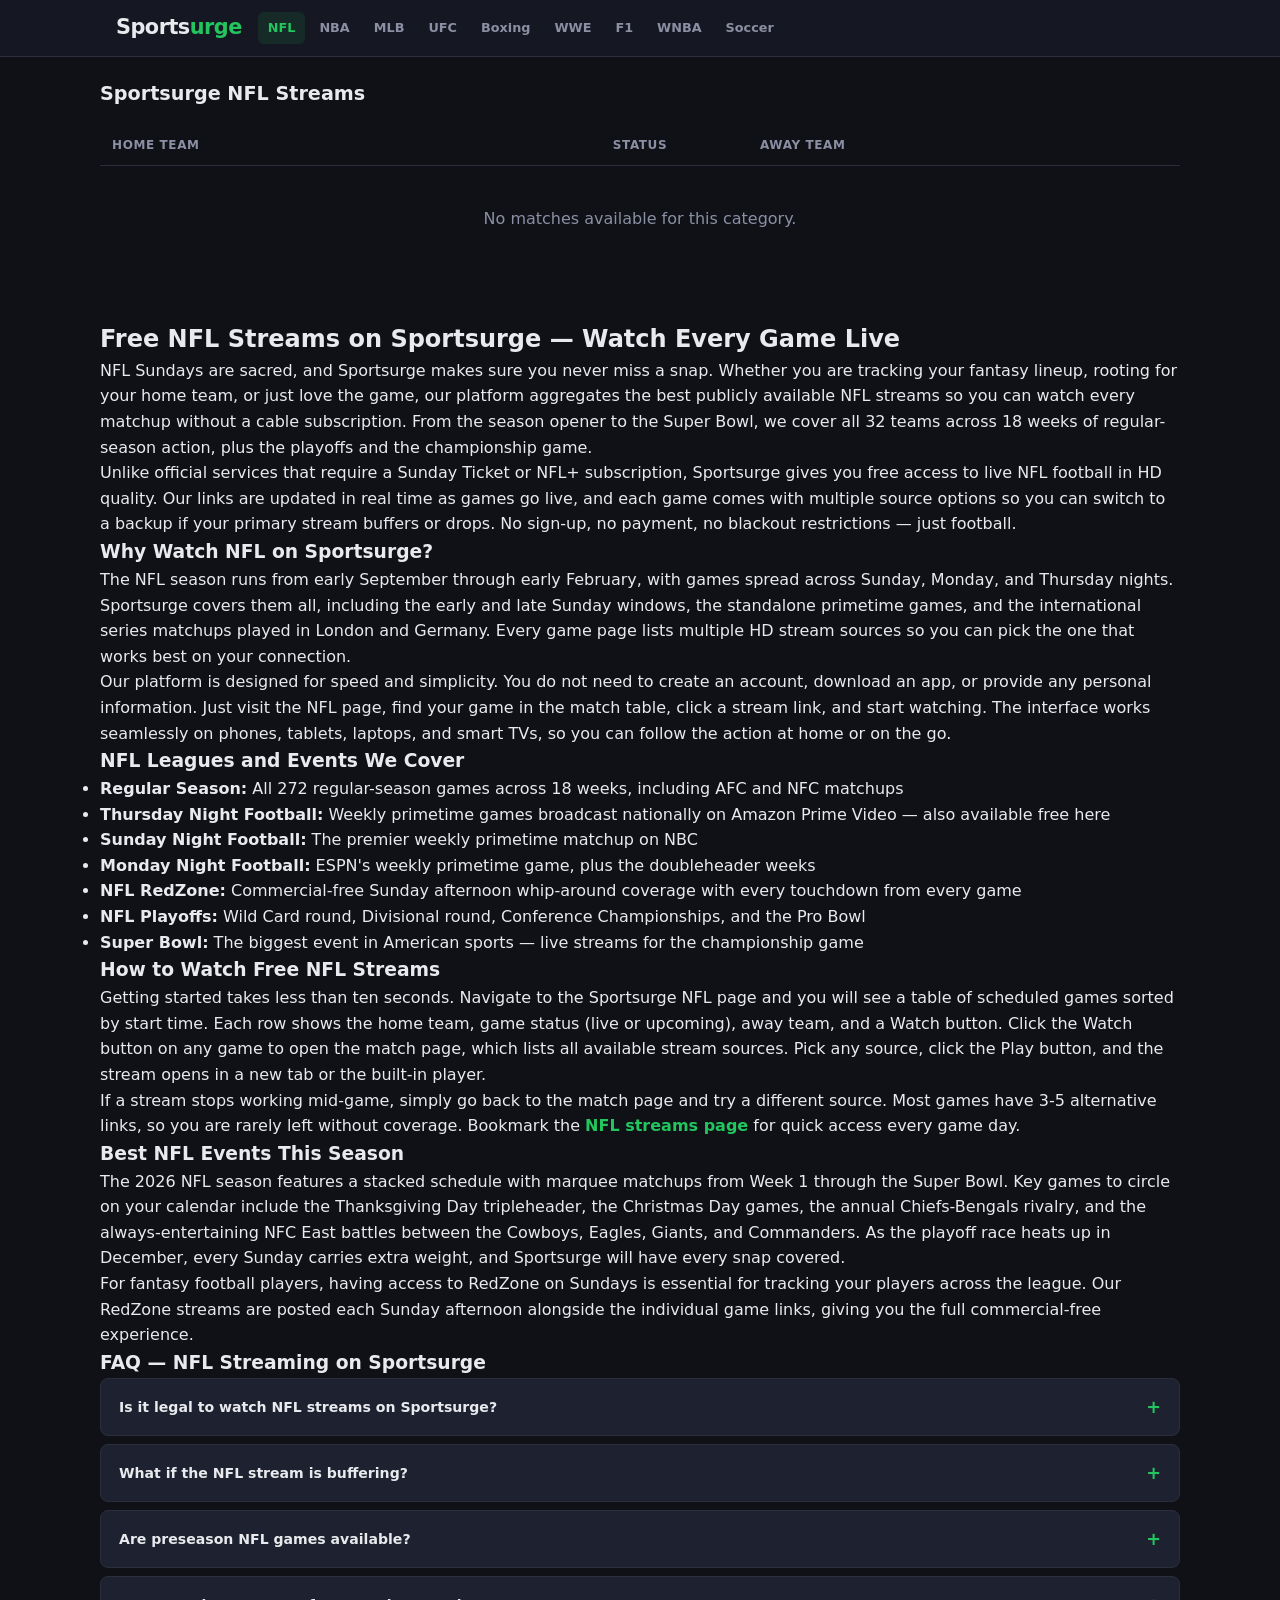
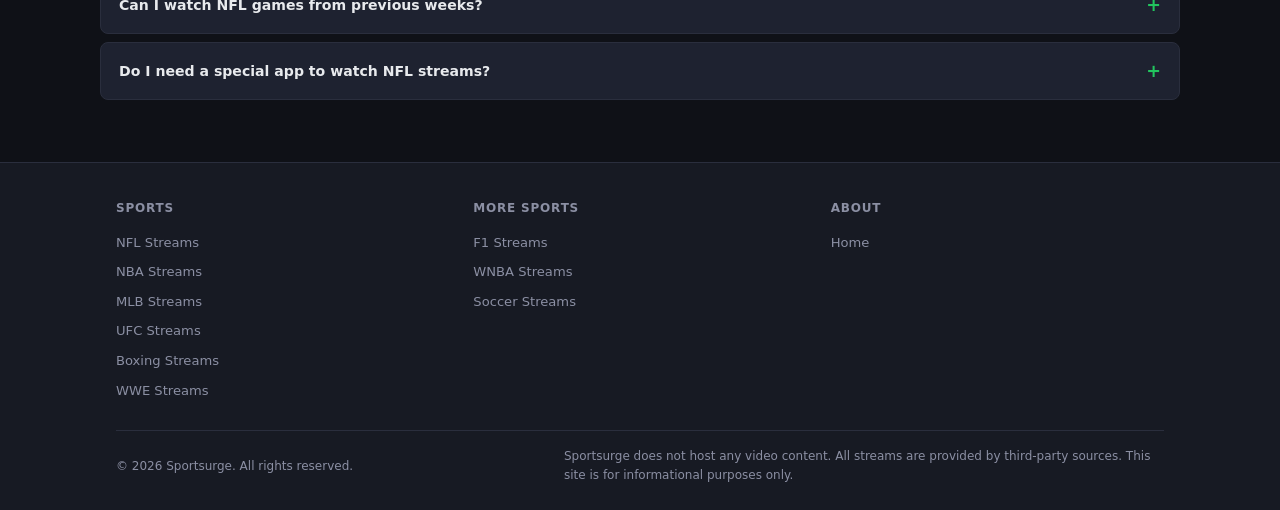
<file: nfl/index.html>
﻿<!DOCTYPE html>
<html lang="en">
<head>
  <meta charset="utf-8" />
  <meta name="viewport" content="width=device-width, initial-scale=1.0">
  <title>NFL Streams Free — Watch NFL Online Today | Sportsurge</title>
  <meta name="description" content="Watch free NFL streams on Sportsurge. Live football every Sunday, Monday, and Thursday. No sign-up, no blackouts — all 32 teams covered.">
  <meta name="robots" content="index, follow, max-snippet:-1, max-image-preview:large, max-video-preview:-1">
  <link rel="canonical" href="https://sportsurge.shop/nfl/">
    <link rel="icon" type="image/png" href="/favicon.png">

  <meta property="og:type" content="website">
  <meta property="og:url" content="https://sportsurge.shop/nfl/">
  <meta property="og:site_name" content="Sportsurge">
  <meta property="og:title" content="NFL Streams Free — Watch NFL Online | Sportsurge">
  <meta property="og:description" content="Watch free NFL streams on Sportsurge. Every regular season game, playoffs, Super Bowl, and RedZone. No cable required.">
  <meta name="twitter:title" content="NFL Streams Free — Watch NFL Online | Sportsurge">
  <meta name="twitter:description" content="Watch free NFL streams on Sportsurge. Every regular season game, playoffs, Super Bowl, and RedZone. No cable required.">


  <style>
    *,*::before,*::after{box-sizing:border-box;margin:0;padding:0}
    :root{--bg:#0f1117;--surface:#171a23;--card:#1e2230;--border:#2a2e3d;--primary:#22c55e;--accent:#ef4444;--gold:#f7c948;--text:#e8eaed;--muted:#8b8fa3;--radius:8px}
    html{scroll-behavior:smooth;overflow-y:scroll}
    body{background:var(--bg);color:var(--text);font-family:system-ui,-apple-system,'Segoe UI',Roboto,sans-serif;line-height:1.6;min-height:100vh}
    a{color:var(--primary);text-decoration:none}
    a:hover{text-decoration:underline}
    img{max-width:100%;display:block}
    .container{max-width:1080px;margin:0 auto;padding:0 16px}
    .sr-only{position:absolute;width:1px;height:1px;padding:0;margin:-1px;overflow:hidden;clip:rect(0,0,0,0);white-space:nowrap;border:0}

    nav{background:rgba(23,26,35,.95);backdrop-filter:blur(12px);border-bottom:1px solid var(--border);position:sticky;top:0;z-index:100}
    .nav-inner{display:flex;align-items:center;height:56px;gap:8px}
    .logo{font-size:1.3rem;font-weight:900;letter-spacing:-.5px;color:var(--text);white-space:nowrap}
    .logo span{color:var(--primary)}
    .nav-toggle{display:none}
    .nav-hamburger{display:none;font-size:1.5rem;color:var(--text);cursor:pointer;padding:4px 8px;user-select:none;margin-left:auto}
    .nav-scroll{display:flex;gap:4px;overflow-x:auto;flex:1;scrollbar-width:none;-ms-overflow-style:none;padding:0 8px}
    .nav-scroll::-webkit-scrollbar{display:none}
    .nav-link{color:var(--muted);font-size:.8rem;font-weight:600;padding:6px 10px;border-radius:6px;white-space:nowrap;transition:color .15s,background .15s}
    .nav-link:hover{color:var(--text);background:rgba(255,255,255,.06);text-decoration:none}
    .nav-link.active{color:var(--primary);background:rgba(34,197,94,.1)}
    @media(max-width:767px){.nav-hamburger{display:block}.nav-scroll{display:none;flex-direction:column;position:absolute;top:56px;left:0;right:0;background:var(--surface);border-bottom:1px solid var(--border);padding:8px 16px;gap:0}.nav-link{padding:10px 8px;border-bottom:1px solid var(--border);border-radius:0}.nav-link:last-child{border-bottom:none}#nav-toggle:checked~.nav-scroll{display:flex}}

    .hero{background:linear-gradient(135deg,var(--card),transparent);padding:46px 0 38px;text-align:center}
    .hero h1{font-size:clamp(1.6rem,4vw,2.8rem);font-weight:900;line-height:1.2;margin-bottom:12px;letter-spacing:-1px}
    .hero h1 em{font-style:normal;color:var(--primary)}
    .hero p{max-width:600px;margin:0 auto 24px;font-size:.95rem;color:var(--muted)}
    .hero-badge{display:inline-flex;align-items:center;gap:6px;background:rgba(34,197,94,.1);border:1px solid rgba(34,197,94,.25);color:var(--primary);padding:4px 12px;border-radius:20px;font-size:.75rem;font-weight:600;margin-bottom:16px}

    .search-wrap{max-width:640px;margin:20px auto 32px;position:relative}
    .search-input{width:100%;padding:12px 16px 12px 42px;border-radius:var(--radius);border:1px solid var(--border);background:var(--surface);color:var(--text);font-size:.95rem;outline:none;transition:border-color .2s}
    .search-input:focus{border-color:var(--primary)}
    .search-input::placeholder{color:var(--muted)}
    .search-icon{position:absolute;left:14px;top:50%;transform:translateY(-50%);color:var(--muted);font-size:1.1rem;pointer-events:none}
    .search-dropdown{position:absolute;top:100%;left:0;right:0;background:var(--surface);border:1px solid var(--border);border-radius:var(--radius);max-height:360px;overflow-y:auto;display:none;z-index:50;margin-top:4px}
    .search-dropdown.open{display:block}
    .search-item{padding:10px 14px;cursor:pointer;display:flex;align-items:center;gap:10px;border-bottom:1px solid var(--border);transition:background .15s}
    .search-item:last-child{border-bottom:none}
    .search-item:hover{background:rgba(255,255,255,.04)}
    .search-item-teams{flex:1;font-size:.85rem}
    .search-item-teams strong{font-weight:600;color:var(--text)}
    .search-item-meta{font-size:.75rem;color:var(--muted);text-align:right;white-space:nowrap}
    .search-item .cat-tag{font-size:.7rem;padding:2px 8px;border-radius:10px;background:rgba(34,197,94,.1);color:var(--primary)}

    .section{padding:22px 0}
    .section-title{font-size:1.2rem;font-weight:800;margin-bottom:16px;display:flex;align-items:center;gap:10px}
    .section-title span{color:var(--primary)}

    .match-table{width:100%;border-collapse:collapse;table-layout:fixed}
    .match-table th{padding:10px 12px;text-align:left;font-size:.75rem;font-weight:700;text-transform:uppercase;letter-spacing:.6px;color:var(--muted);border-bottom:1px solid var(--border)}
    .match-table th:nth-child(1),.match-row td:nth-child(1){width:40%}
    .match-table th:nth-child(2),.match-row td:nth-child(2){width:20%;text-align:center}
    .match-table th:nth-child(3),.match-row td:nth-child(3){width:calc(40% - 30px)}
    .match-table th:nth-child(4),.match-row td:nth-child(4){width:30px;text-align:center}
    .match-row{cursor:pointer;transition:background .15s}
    .match-row:hover{background:rgba(255,255,255,.04)}
    .match-row td{padding:10px 12px;height:56px;border-bottom:1px solid rgba(255,255,255,.04);vertical-align:middle}
    .skel td{padding:10px 12px;height:56px;background:linear-gradient(90deg,var(--card) 25%,rgba(255,255,255,.04) 50%,var(--card) 75%);background-size:200% 100%;animation:shimmer 1.5s infinite}
    @keyframes shimmer{0%{background-position:200% 0}100%{background-position:-200% 0}}
    .team-cell{display:flex;align-items:center;gap:8px}
    .team-cell img{width:22px;height:22px;border-radius:50%;flex-shrink:0;object-fit:contain}
    .team-cell .name{font-size:.85rem;font-weight:600}
    .status-cell{text-align:center}
    .status-live{color:var(--accent);font-weight:800;font-size:.85rem}
    .status-time{color:var(--text);font-size:.85rem;font-weight:600}
    .status-sub{color:var(--muted);font-size:.75rem;font-weight:400}
    .cat-tag{display:inline-block;font-size:.7rem;padding:2px 10px;border-radius:10px;background:rgba(34,197,94,.1);color:var(--primary);font-weight:600;margin-top:3px}
    .nav-icon{text-align:center;color:var(--muted);font-size:1.3rem;transition:transform .2s;line-height:1}
    .match-row:hover .nav-icon{transform:translateX(3px);color:var(--primary)}
    @media(max-width:599px){.match-table th{padding:6px 4px;font-size:.68rem}.match-row td,.skel td{padding:6px 4px;height:48px}.team-cell img{width:18px;height:18px}.team-cell .name{font-size:.78rem}.status-live,.status-time{font-size:.75rem}.match-table th:nth-child(1),.match-row td:nth-child(1){width:35%;overflow:hidden;text-overflow:ellipsis;white-space:nowrap}.match-table th:nth-child(2),.match-row td:nth-child(2){width:20%}.match-table th:nth-child(3),.match-row td:nth-child(3){width:calc(35% - 20px);overflow:hidden;text-overflow:ellipsis;white-space:nowrap}.match-table th:nth-child(4),.match-row td:nth-child(4){width:20px;text-align:center}}

    details{background:var(--card);border:1px solid var(--border);border-radius:var(--radius);overflow:hidden;margin-bottom:8px}
    details[open]{border-color:var(--primary)}
    summary{padding:14px 18px;font-weight:700;font-size:.88rem;cursor:pointer;list-style:none;display:flex;justify-content:space-between;align-items:center;user-select:none}
    summary::-webkit-details-marker{display:none}
    summary::after{content:'+';color:var(--primary);font-size:1.1rem;transition:transform .2s}
    details[open] summary::after{transform:rotate(45deg)}
    .faq-body{padding:0 18px 16px;color:var(--muted);font-size:.84rem;line-height:1.7}

    footer{background:var(--surface);border-top:1px solid var(--border);padding:36px 0 24px;margin-top:32px}
    .footer-inner{display:grid;grid-template-columns:repeat(auto-fit,minmax(150px,1fr));gap:24px;margin-bottom:24px}
    .footer-col h4{font-size:.75rem;font-weight:700;text-transform:uppercase;letter-spacing:.8px;color:var(--muted);margin-bottom:10px}
    .footer-col ul{list-style:none}
    .footer-col li{margin-bottom:4px}
    .footer-col a{font-size:.82rem;color:var(--muted);transition:color .15s}
    .footer-col a:hover{color:var(--primary);text-decoration:none}
    .footer-bottom{border-top:1px solid var(--border);padding-top:16px;display:flex;justify-content:space-between;align-items:center;flex-wrap:wrap;gap:8px}
    .footer-bottom p{font-size:.75rem;color:var(--muted)}
    .disclaimer{font-size:.72rem;color:var(--muted);max-width:600px}

    .page-section{display:none}
    .page-section.active{display:block}

    .match-detail-header{text-align:center;padding:32px 0}
    .match-detail-header .teams{display:flex;justify-content:center;align-items:center;gap:20px;margin-bottom:16px}
    .match-detail-header .team{display:flex;flex-direction:column;align-items:center;gap:6px}
    .match-detail-header .team img{width:48px;height:48px;border-radius:50%;object-fit:contain}
    .match-detail-header .team .tname{font-size:1rem;font-weight:700}
    .match-detail-header .vs{color:var(--muted);font-size:.85rem;font-weight:600}
    .match-detail-header .meta{color:var(--muted);font-size:.85rem;display:flex;gap:16px;justify-content:center;flex-wrap:wrap}
    .match-detail-header .meta span{display:flex;align-items:center;gap:4px}

    .sources-grid{display:grid;grid-template-columns:repeat(auto-fill,minmax(200px,1fr));gap:12px;margin-top:16px}
    .source-card{background:var(--card);border:1px solid var(--border);border-radius:var(--radius);padding:16px;text-align:center;transition:border-color .2s}
    .source-card:hover{border-color:var(--primary)}
    .source-card .sname{font-weight:700;font-size:.9rem}
    .source-card .sinfo{font-size:.78rem;color:var(--muted);margin:4px 0 8px}
    .source-card .sviewers{font-size:.72rem;color:var(--muted)}
    .source-card .watch-btn{display:inline-block;margin-top:8px;background:var(--primary);color:#000;padding:8px 20px;border-radius:6px;font-weight:700;font-size:.82rem;transition:opacity .15s}
    .source-card .watch-btn:hover{opacity:.85;text-decoration:none}

    

  </style>
</head>
<body>

  <nav>
    <div class="container nav-inner">
      <a href="/" class="logo">Sports<span>urge</span></a>
      <input type="checkbox" id="nav-toggle" class="nav-toggle">
      <label for="nav-toggle" class="nav-hamburger">&#9776;</label>
      <div class="nav-scroll" id="nav-links">
        <a href="/nfl/" class="nav-link" data-cat="nfl">NFL</a>
        <a href="/nba/" class="nav-link" data-cat="nba">NBA</a>
        <a href="/mlb/" class="nav-link" data-cat="mlb">MLB</a>
        <a href="/ufc/" class="nav-link" data-cat="ufc">UFC</a>
        <a href="/boxing/" class="nav-link" data-cat="boxing">Boxing</a>
        <a href="/wwe/" class="nav-link" data-cat="wwe">WWE</a>
        <a href="/f1/" class="nav-link" data-cat="f1">F1</a>
        <a href="/wnba/" class="nav-link" data-cat="wnba">WNBA</a>
        <a href="/soccer/" class="nav-link" data-cat="soccer">Soccer</a>
      </div>
    </div>
  </nav>
<main>
  <div id="page-home" class="page-section"></div>

  <div id="page-category" class="page-section active">
    <div class="container section">
      <h1 class="section-title" id="cat-title">Sportsurge NFL Streams</h1>
        <table class="match-table" id="cat-table">
          <thead>
            <tr>
              <th>Home Team</th>
              <th>Status</th>
              <th>Away Team</th>
              <th></th>
            </tr>
          </thead>
          <tbody id="cat-tbody">            <tr class="skel"><td></td><td></td><td></td><td></td></tr>
            <tr class="skel"><td></td><td></td><td></td><td></td></tr>
            <tr class="skel"><td></td><td></td><td></td><td></td></tr>
            <tr class="skel"><td></td><td></td><td></td><td></td></tr>
            <tr class="skel"><td></td><td></td><td></td><td></td></tr>
            <tr class="skel"><td></td><td></td><td></td><td></td></tr>
            <tr class="skel"><td></td><td></td><td></td><td></td></tr>
            <tr class="skel"><td></td><td></td><td></td><td></td></tr>
            <tr class="skel"><td></td><td></td><td></td><td></td></tr>
            <tr class="skel"><td></td><td></td><td></td><td></td></tr>          </tbody>
        </table>
        <div class="seo-content" style="margin-top:48px">
          <h2>Free NFL Streams on Sportsurge — Watch Every Game Live</h2>
          <p>NFL Sundays are sacred, and Sportsurge makes sure you never miss a snap. Whether you are tracking your fantasy lineup, rooting for your home team, or just love the game, our platform aggregates the best publicly available NFL streams so you can watch every matchup without a cable subscription. From the season opener to the Super Bowl, we cover all 32 teams across 18 weeks of regular-season action, plus the playoffs and the championship game.</p>
          <p>Unlike official services that require a Sunday Ticket or NFL+ subscription, Sportsurge gives you free access to live NFL football in HD quality. Our links are updated in real time as games go live, and each game comes with multiple source options so you can switch to a backup if your primary stream buffers or drops. No sign-up, no payment, no blackout restrictions — just football.</p>

          <h3>Why Watch NFL on Sportsurge?</h3>
          <p>The NFL season runs from early September through early February, with games spread across Sunday, Monday, and Thursday nights. Sportsurge covers them all, including the early and late Sunday windows, the standalone primetime games, and the international series matchups played in London and Germany. Every game page lists multiple HD stream sources so you can pick the one that works best on your connection.</p>
          <p>Our platform is designed for speed and simplicity. You do not need to create an account, download an app, or provide any personal information. Just visit the NFL page, find your game in the match table, click a stream link, and start watching. The interface works seamlessly on phones, tablets, laptops, and smart TVs, so you can follow the action at home or on the go.</p>

          <h3>NFL Leagues and Events We Cover</h3>
          <ul>
            <li><strong>Regular Season:</strong> All 272 regular-season games across 18 weeks, including AFC and NFC matchups</li>
            <li><strong>Thursday Night Football:</strong> Weekly primetime games broadcast nationally on Amazon Prime Video — also available free here</li>
            <li><strong>Sunday Night Football:</strong> The premier weekly primetime matchup on NBC</li>
            <li><strong>Monday Night Football:</strong> ESPN's weekly primetime game, plus the doubleheader weeks</li>
            <li><strong>NFL RedZone:</strong> Commercial-free Sunday afternoon whip-around coverage with every touchdown from every game</li>
            <li><strong>NFL Playoffs:</strong> Wild Card round, Divisional round, Conference Championships, and the Pro Bowl</li>
            <li><strong>Super Bowl:</strong> The biggest event in American sports — live streams for the championship game</li>
          </ul>

          <h3>How to Watch Free NFL Streams</h3>
          <p>Getting started takes less than ten seconds. Navigate to the Sportsurge NFL page and you will see a table of scheduled games sorted by start time. Each row shows the home team, game status (live or upcoming), away team, and a Watch button. Click the Watch button on any game to open the match page, which lists all available stream sources. Pick any source, click the Play button, and the stream opens in a new tab or the built-in player.</p>
          <p>If a stream stops working mid-game, simply go back to the match page and try a different source. Most games have 3-5 alternative links, so you are rarely left without coverage. Bookmark the <a href="/nfl/" style="color:var(--primary);font-weight:600">NFL streams page</a> for quick access every game day.</p>

          <h3>Best NFL Events This Season</h3>
          <p>The 2026 NFL season features a stacked schedule with marquee matchups from Week 1 through the Super Bowl. Key games to circle on your calendar include the Thanksgiving Day tripleheader, the Christmas Day games, the annual Chiefs-Bengals rivalry, and the always-entertaining NFC East battles between the Cowboys, Eagles, Giants, and Commanders. As the playoff race heats up in December, every Sunday carries extra weight, and Sportsurge will have every snap covered.</p>
          <p>For fantasy football players, having access to RedZone on Sundays is essential for tracking your players across the league. Our RedZone streams are posted each Sunday afternoon alongside the individual game links, giving you the full commercial-free experience.</p>

          <h3>FAQ — NFL Streaming on Sportsurge</h3>
          <details>
            <summary>Is it legal to watch NFL streams on Sportsurge?</summary>
            <div class="faq-body">Sportsurge does not host any video content. We aggregate publicly available stream links. Users should check their local laws regarding streaming third-party content. Using a VPN is recommended for privacy.</div>
          </details>
          <details>
            <summary>What if the NFL stream is buffering?</summary>
            <div class="faq-body">Try switching to a different source link on the same game page. Most games have multiple options. A wired internet connection and updated browser also improve stream stability.</div>
          </details>
          <details>
            <summary>Are preseason NFL games available?</summary>
            <div class="faq-body">Yes, Sportsurge covers preseason games during August. Links are available for all preseason matchups leading up to Week 1.</div>
          </details>
          <details>
            <summary>Can I watch NFL games from previous weeks?</summary>
            <div class="faq-body">Sportsurge focuses on live and upcoming games. Replays and archived streams are generally not available. Check back next game day for the latest matchups.</div>
          </details>
          <details>
            <summary>Do I need a special app to watch NFL streams?</summary>
            <div class="faq-body">No app needed. All NFL streams play directly in your browser on any device — phone, tablet, laptop, or desktop.</div>
          </details>
        </div>
    </div>
  </div>

  <div id="page-match" class="page-section">
    <div class="container section">
      <div id="match-detail-content">
        <div style="text-align:center;padding:40px;color:var(--muted)">Loading match details...</div>
      </div>
    </div>
  </div>
</main>
<footer>
    <div class="container">
      <div class="footer-inner">
        <div class="footer-col">
          <h4>Sports</h4>
          <ul>
            <li><a href="/nfl/">NFL Streams</a></li>
            <li><a href="/nba/">NBA Streams</a></li>
            <li><a href="/mlb/">MLB Streams</a></li>
            <li><a href="/ufc/">UFC Streams</a></li>
            <li><a href="/boxing/">Boxing Streams</a></li>
            <li><a href="/wwe/">WWE Streams</a></li>
          </ul>
        </div>
        <div class="footer-col">
          <h4>More Sports</h4>
          <ul>
            <li><a href="/f1/">F1 Streams</a></li>
            <li><a href="/wnba/">WNBA Streams</a></li>
            <li><a href="/soccer/">Soccer Streams</a></li>
          </ul>
        </div>
        <div class="footer-col">
          <h4>About</h4>
          <ul>
            <li><a href="/">Home</a></li>
          </ul>
        </div>
      </div>
      <div class="footer-bottom">
        <p>&copy; 2026 Sportsurge. All rights reserved.</p>
        <p class="disclaimer">Sportsurge does not host any video content. All streams are provided by third-party sources. This site is for informational purposes only.</p>
      </div>
    </div>
  </footer>

  <script defer src="../js/api.js"></script>
  <script defer src="../js/categories.js"></script>
  <script defer src="../js/search.js"></script>
  <script defer src="../js/app.js"></script>
</body>
</html>
</file>
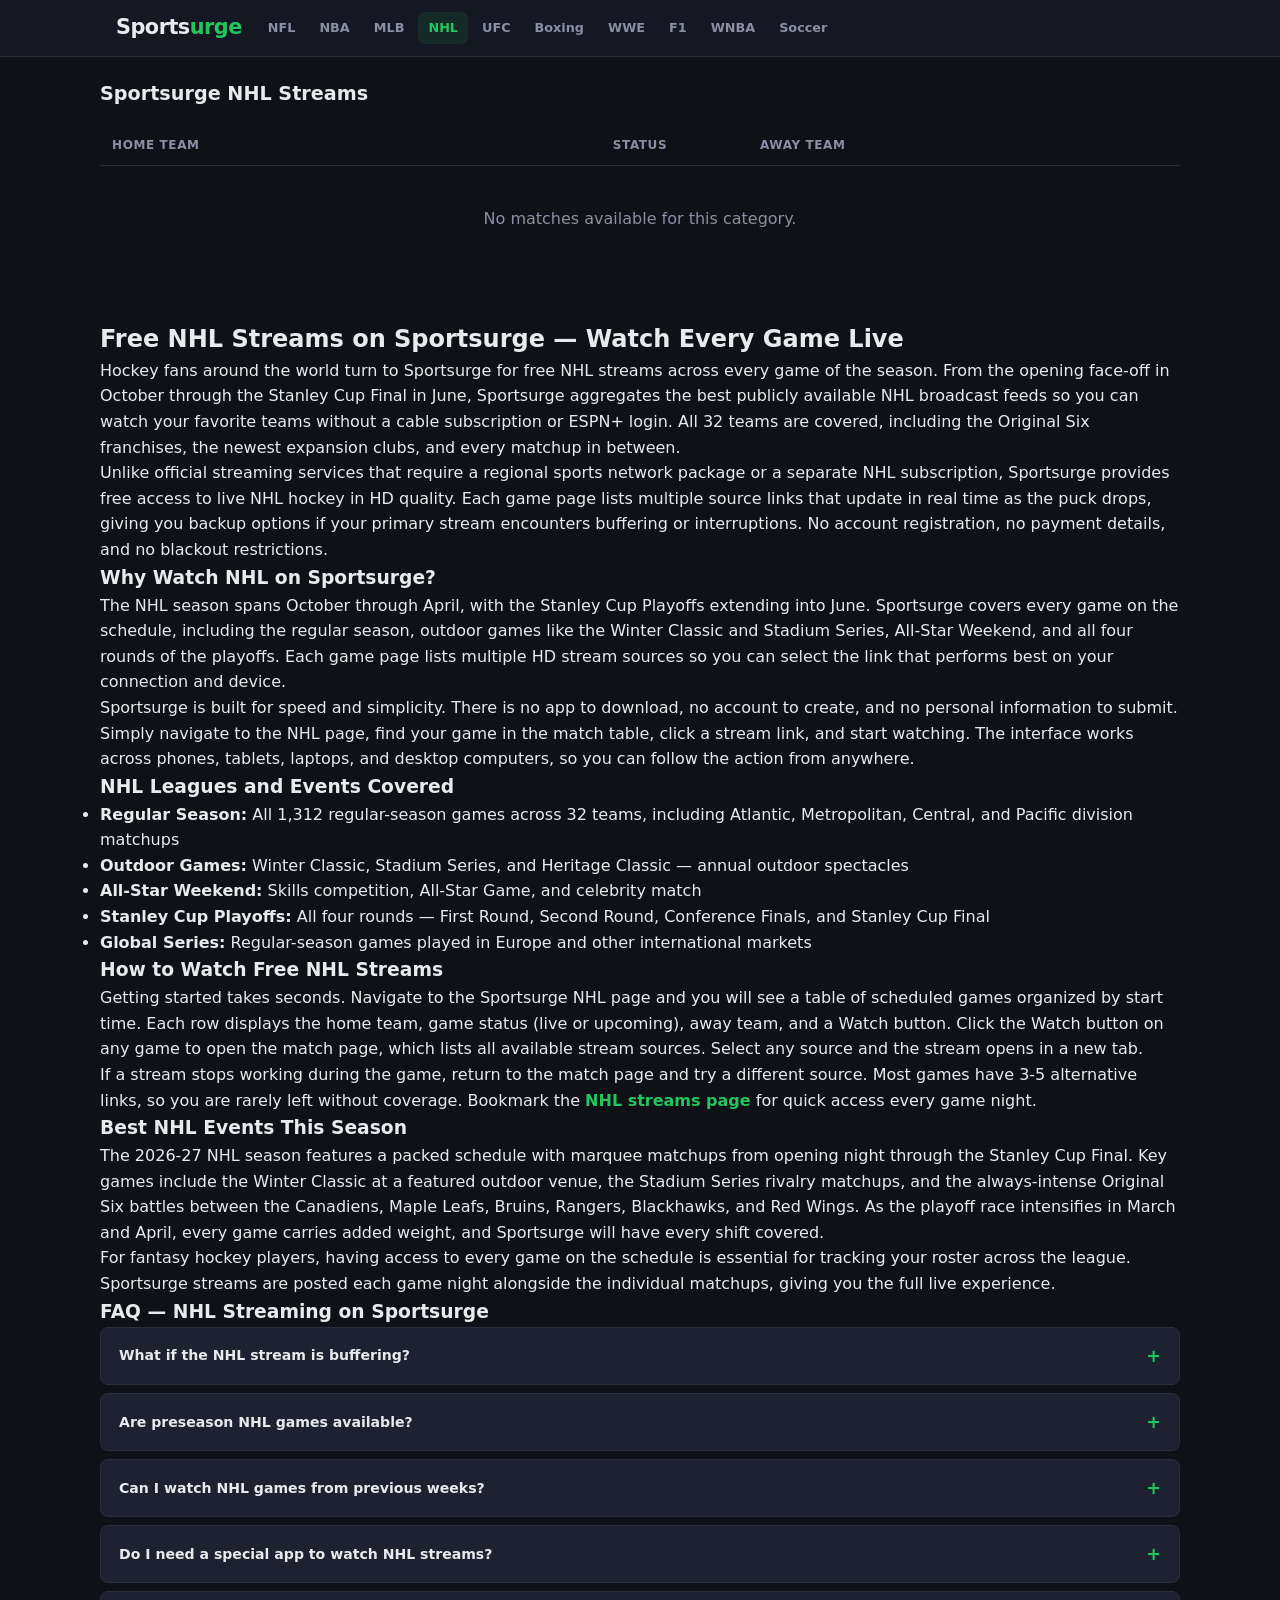
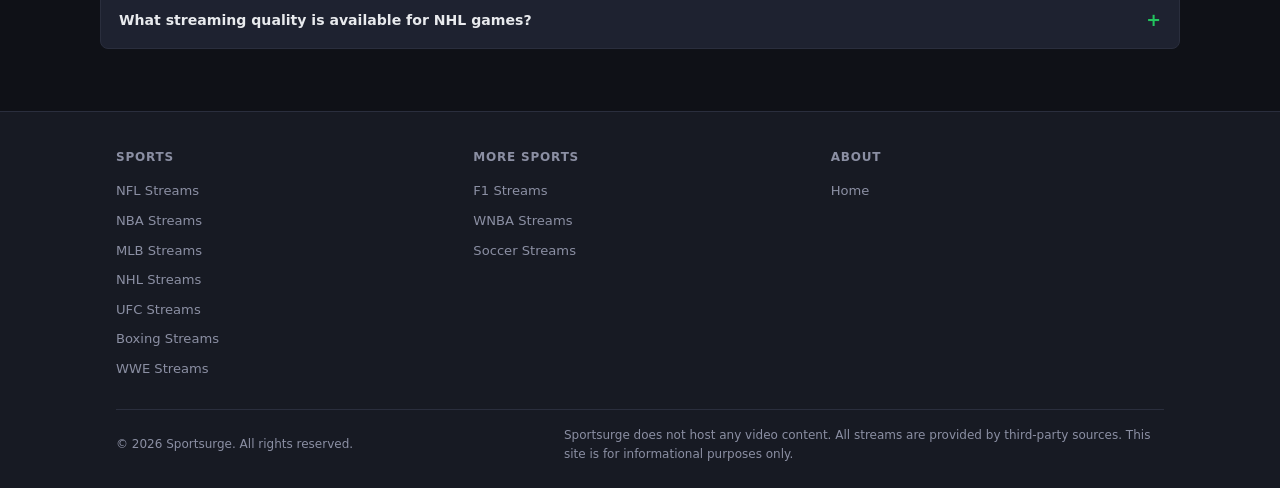
<file: nhl/index.html>
<!DOCTYPE html>
<html lang="en">
<head>
  <meta charset="utf-8" />
  <meta name="viewport" content="width=device-width, initial-scale=1.0">
  <title>NHL Streams Free — Watch NHL Hockey Online | Sportsurge</title>
  <meta name="description" content="Watch free NHL streams on Sportsurge. Live hockey every night — regular season, Stanley Cup Playoffs, and the Finals. All 32 teams covered. No sign-up needed.">
  <meta name="robots" content="index, follow, max-snippet:-1, max-image-preview:large, max-video-preview:-1">
  <link rel="canonical" href="https://sportsurge.forum/nhl/">
    <link rel="icon" type="image/png" href="/favicon.png">

  <meta property="og:type" content="website">
  <meta property="og:url" content="https://sportsurge.forum/nhl/">
  <meta property="og:site_name" content="Sportsurge">
  <meta property="og:title" content="NHL Streams Free — Watch NHL Hockey Online | Sportsurge">
  <meta property="og:description" content="Watch free NHL streams on Sportsurge. Every regular season game, Stanley Cup Playoffs, and Finals. No cable required.">
  <meta name="twitter:title" content="NHL Streams Free — Watch NHL Hockey Online | Sportsurge">
  <meta name="twitter:description" content="Watch free NHL streams on Sportsurge. Every regular season game, Stanley Cup Playoffs, and Finals. No cable required.">
<script type="application/ld+json">
{
  "@context": "https://schema.org",
  "@graph": [
    {
      "@type": "WebSite",
      "@id": "https://sportsurge.forum/#website",
      "name": "Sportsurge",
      "alternateName": ["Sportsurge Live", "Sportsurge Sports Streaming"],
      "url": "https://sportsurge.forum/",
      "description": "Sportsurge - Watch free live sports streams for NFL, NBA, MLB, UFC, Boxing, WWE, F1 and more. No sign-up needed.",
      "inLanguage": "en-US"
    },
    {
      "@type": "BreadcrumbList",
      "@id": "https://sportsurge.forum/nhl/#breadcrumb",
      "itemListElement": [
        {"@type":"ListItem","position":1,"name":"Home","item":"https://sportsurge.forum/"},
        {"@type":"ListItem","position":2,"name":"NHL Streams","item":"https://sportsurge.forum/nhl/"}
      ]
    },
    {
      "@type": "FAQPage",
      "@id": "https://sportsurge.forum/nhl/#faq",
      "mainEntity": [
        {"@type":"Question","name":"Is it free to watch NHL streams on Sportsurge?","acceptedAnswer":{"@type":"Answer","text":"Yes, every NHL stream on Sportsurge is completely free. No subscription, no sign-up, no hidden fees. Just pick a game and watch."}},
        {"@type":"Question","name":"What NHL games are available on Sportsurge?","acceptedAnswer":{"@type":"Answer","text":"Sportsurge covers all NHL games including regular season matchups, Original Six rivalries, outdoor games, All-Star Weekend, Stanley Cup Playoffs, and the Stanley Cup Final."}},
        {"@type":"Question","name":"When do NHL streams go live on Sportsurge?","acceptedAnswer":{"@type":"Answer","text":"NHL streams typically appear 30 minutes to 1 hour before puck drop. For prime-time games and playoff matchups, links often appear earlier. Sources update throughout game night."}},
        {"@type":"Question","name":"Can I watch out-of-market NHL games on Sportsurge?","acceptedAnswer":{"@type":"Answer","text":"Yes, Sportsurge provides streams for every NHL game regardless of market restrictions. No blackout limitations that normally apply to regional sports networks."}},
        {"@type":"Question","name":"Do I need a VPN to watch NHL streams?","acceptedAnswer":{"@type":"Answer","text":"A VPN is not required but can help bypass regional blackout restrictions. Many users run a VPN for added privacy while streaming."}}
      ]
    }
  ]
}
</script>

  <style>
    *,*::before,*::after{box-sizing:border-box;margin:0;padding:0}
    :root{--bg:#0f1117;--surface:#171a23;--card:#1e2230;--border:#2a2e3d;--primary:#22c55e;--accent:#ef4444;--gold:#f7c948;--text:#e8eaed;--muted:#8b8fa3;--radius:8px}
    html{scroll-behavior:smooth;overflow-y:scroll}
    body{background:var(--bg);color:var(--text);font-family:system-ui,-apple-system,'Segoe UI',Roboto,sans-serif;line-height:1.6;min-height:100vh}
    a{color:var(--primary);text-decoration:none}
    a:hover{text-decoration:underline}
    img{max-width:100%;display:block}
    .container{max-width:1080px;margin:0 auto;padding:0 16px}
    .sr-only{position:absolute;width:1px;height:1px;padding:0;margin:-1px;overflow:hidden;clip:rect(0,0,0,0);white-space:nowrap;border:0}

    nav{background:rgba(23,26,35,.95);backdrop-filter:blur(12px);border-bottom:1px solid var(--border);position:sticky;top:0;z-index:100}
    .nav-inner{display:flex;align-items:center;height:56px;gap:8px}
    .logo{font-size:1.3rem;font-weight:900;letter-spacing:-.5px;color:var(--text);white-space:nowrap}
    .logo span{color:var(--primary)}
    .nav-toggle{display:none}
    .nav-hamburger{display:none;font-size:1.5rem;color:var(--text);cursor:pointer;padding:4px 8px;user-select:none;margin-left:auto}
    .nav-scroll{display:flex;gap:4px;overflow-x:auto;flex:1;scrollbar-width:none;-ms-overflow-style:none;padding:0 8px}
    .nav-scroll::-webkit-scrollbar{display:none}
    .nav-link{color:var(--muted);font-size:.8rem;font-weight:600;padding:6px 10px;border-radius:6px;white-space:nowrap;transition:color .15s,background .15s}
    .nav-link:hover{color:var(--text);background:rgba(255,255,255,.06);text-decoration:none}
    .nav-link.active{color:var(--primary);background:rgba(34,197,94,.1)}
    @media(max-width:767px){.nav-hamburger{display:block}.nav-scroll{display:none;flex-direction:column;position:absolute;top:56px;left:0;right:0;background:var(--surface);border-bottom:1px solid var(--border);padding:8px 16px;gap:0}.nav-link{padding:10px 8px;border-bottom:1px solid var(--border);border-radius:0}.nav-link:last-child{border-bottom:none}#nav-toggle:checked~.nav-scroll{display:flex}}

    .hero{background:linear-gradient(135deg,var(--card),transparent);padding:46px 0 38px;text-align:center}
    .hero h1{font-size:clamp(1.6rem,4vw,2.8rem);font-weight:900;line-height:1.2;margin-bottom:12px;letter-spacing:-1px}
    .hero h1 em{font-style:normal;color:var(--primary)}
    .hero p{max-width:600px;margin:0 auto 24px;font-size:.95rem;color:var(--muted)}
    .hero-badge{display:inline-flex;align-items:center;gap:6px;background:rgba(34,197,94,.1);border:1px solid rgba(34,197,94,.25);color:var(--primary);padding:4px 12px;border-radius:20px;font-size:.75rem;font-weight:600;margin-bottom:16px}

    .search-wrap{max-width:640px;margin:20px auto 32px;position:relative}
    .search-input{width:100%;padding:12px 16px 12px 42px;border-radius:var(--radius);border:1px solid var(--border);background:var(--surface);color:var(--text);font-size:.95rem;outline:none;transition:border-color .2s}
    .search-input:focus{border-color:var(--primary)}
    .search-input::placeholder{color:var(--muted)}
    .search-icon{position:absolute;left:14px;top:50%;transform:translateY(-50%);color:var(--muted);font-size:1.1rem;pointer-events:none}
    .search-dropdown{position:absolute;top:100%;left:0;right:0;background:var(--surface);border:1px solid var(--border);border-radius:var(--radius);max-height:360px;overflow-y:auto;display:none;z-index:50;margin-top:4px}
    .search-dropdown.open{display:block}
    .search-item{padding:10px 14px;cursor:pointer;display:flex;align-items:center;gap:10px;border-bottom:1px solid var(--border);transition:background .15s}
    .search-item:last-child{border-bottom:none}
    .search-item:hover{background:rgba(255,255,255,.04)}
    .search-item-teams{flex:1;font-size:.85rem}
    .search-item-teams strong{font-weight:600;color:var(--text)}
    .search-item-meta{font-size:.75rem;color:var(--muted);text-align:right;white-space:nowrap}
    .search-item .cat-tag{font-size:.7rem;padding:2px 8px;border-radius:10px;background:rgba(34,197,94,.1);color:var(--primary)}

    .section{padding:22px 0}
    .section-title{font-size:1.2rem;font-weight:800;margin-bottom:16px;display:flex;align-items:center;gap:10px}
    .section-title span{color:var(--primary)}

    .match-table{width:100%;border-collapse:collapse;table-layout:fixed}
    .match-table th{padding:10px 12px;text-align:left;font-size:.75rem;font-weight:700;text-transform:uppercase;letter-spacing:.6px;color:var(--muted);border-bottom:1px solid var(--border)}
    .match-table th:nth-child(1),.match-row td:nth-child(1){width:40%}
    .match-table th:nth-child(2),.match-row td:nth-child(2){width:20%;text-align:center}
    .match-table th:nth-child(3),.match-row td:nth-child(3){width:calc(40% - 30px)}
    .match-table th:nth-child(4),.match-row td:nth-child(4){width:30px;text-align:center}
    .match-row{cursor:pointer;transition:background .15s}
    .match-row:hover{background:rgba(255,255,255,.04)}
    .match-row td{padding:10px 12px;height:56px;border-bottom:1px solid rgba(255,255,255,.04);vertical-align:middle}
    .skel td{padding:10px 12px;height:56px;background:linear-gradient(90deg,var(--card) 25%,rgba(255,255,255,.04) 50%,var(--card) 75%);background-size:200% 100%;animation:shimmer 1.5s infinite}
    @keyframes shimmer{0%{background-position:200% 0}100%{background-position:-200% 0}}
    .team-cell{display:flex;align-items:center;gap:8px}
    .team-cell img{width:22px;height:22px;border-radius:50%;flex-shrink:0;object-fit:contain}
    .team-cell .name{font-size:.85rem;font-weight:600}
    .status-cell{text-align:center}
    .status-live{color:var(--accent);font-weight:800;font-size:.85rem}
    .status-time{color:var(--text);font-size:.85rem;font-weight:600}
    .status-sub{color:var(--muted);font-size:.75rem;font-weight:400}
    .cat-tag{display:inline-block;font-size:.7rem;padding:2px 10px;border-radius:10px;background:rgba(34,197,94,.1);color:var(--primary);font-weight:600;margin-top:3px}
    .nav-icon{text-align:center;color:var(--muted);font-size:1.3rem;transition:transform .2s;line-height:1}
    .match-row:hover .nav-icon{transform:translateX(3px);color:var(--primary)}
    @media(max-width:599px){.match-table th{padding:6px 4px;font-size:.68rem}.match-row td,.skel td{padding:6px 4px;height:48px}.team-cell img{width:18px;height:18px}.team-cell .name{font-size:.78rem}.status-live,.status-time{font-size:.75rem}.match-table th:nth-child(1),.match-row td:nth-child(1){width:35%;overflow:hidden;text-overflow:ellipsis;white-space:nowrap}.match-table th:nth-child(2),.match-row td:nth-child(2){width:20%}.match-table th:nth-child(3),.match-row td:nth-child(3){width:calc(35% - 20px);overflow:hidden;text-overflow:ellipsis;white-space:nowrap}.match-table th:nth-child(4),.match-row td:nth-child(4){width:20px;text-align:center}}

    details{background:var(--card);border:1px solid var(--border);border-radius:var(--radius);overflow:hidden;margin-bottom:8px}
    details[open]{border-color:var(--primary)}
    summary{padding:14px 18px;font-weight:700;font-size:.88rem;cursor:pointer;list-style:none;display:flex;justify-content:space-between;align-items:center;user-select:none}
    summary::-webkit-details-marker{display:none}
    summary::after{content:'+';color:var(--primary);font-size:1.1rem;transition:transform .2s}
    details[open] summary::after{transform:rotate(45deg)}
    .faq-body{padding:0 18px 16px;color:var(--muted);font-size:.84rem;line-height:1.7}

    footer{background:var(--surface);border-top:1px solid var(--border);padding:36px 0 24px;margin-top:32px}
    .footer-inner{display:grid;grid-template-columns:repeat(auto-fit,minmax(150px,1fr));gap:24px;margin-bottom:24px}
    .footer-col h4{font-size:.75rem;font-weight:700;text-transform:uppercase;letter-spacing:.8px;color:var(--muted);margin-bottom:10px}
    .footer-col ul{list-style:none}
    .footer-col li{margin-bottom:4px}
    .footer-col a{font-size:.82rem;color:var(--muted);transition:color .15s}
    .footer-col a:hover{color:var(--primary);text-decoration:none}
    .footer-bottom{border-top:1px solid var(--border);padding-top:16px;display:flex;justify-content:space-between;align-items:center;flex-wrap:wrap;gap:8px}
    .footer-bottom p{font-size:.75rem;color:var(--muted)}
    .disclaimer{font-size:.72rem;color:var(--muted);max-width:600px}

    .page-section{display:none}
    .page-section.active{display:block}

    .match-detail-header{text-align:center;padding:32px 0}
    .match-detail-header .teams{display:flex;justify-content:center;align-items:center;gap:20px;margin-bottom:16px}
    .match-detail-header .team{display:flex;flex-direction:column;align-items:center;gap:6px}
    .match-detail-header .team img{width:48px;height:48px;border-radius:50%;object-fit:contain}
    .match-detail-header .team .tname{font-size:1rem;font-weight:700}
    .match-detail-header .vs{color:var(--muted);font-size:.85rem;font-weight:600}
    .match-detail-header .meta{color:var(--muted);font-size:.85rem;display:flex;gap:16px;justify-content:center;flex-wrap:wrap}
    .match-detail-header .meta span{display:flex;align-items:center;gap:4px}

    .sources-grid{display:grid;grid-template-columns:repeat(auto-fill,minmax(200px,1fr));gap:12px;margin-top:16px}
    .source-card{background:var(--card);border:1px solid var(--border);border-radius:var(--radius);padding:16px;text-align:center;transition:border-color .2s}
    .source-card:hover{border-color:var(--primary)}
    .source-card .sname{font-weight:700;font-size:.9rem}
    .source-card .sinfo{font-size:.78rem;color:var(--muted);margin:4px 0 8px}
    .source-card .sviewers{font-size:.72rem;color:var(--muted)}
    .source-card .watch-btn{display:inline-block;margin-top:8px;background:var(--primary);color:#000;padding:8px 20px;border-radius:6px;font-weight:700;font-size:.82rem;transition:opacity .15s}
    .source-card .watch-btn:hover{opacity:.85;text-decoration:none}

    

  </style>
</head>
<body>

  <nav>
    <div class="container nav-inner">
      <a href="/" class="logo">Sports<span>urge</span></a>
      <input type="checkbox" id="nav-toggle" class="nav-toggle">
      <label for="nav-toggle" class="nav-hamburger">&#9776;</label>
      <div class="nav-scroll" id="nav-links">
        <a href="/nfl/" class="nav-link" data-cat="nfl">NFL</a>
        <a href="/nba/" class="nav-link" data-cat="nba">NBA</a>
        <a href="/mlb/" class="nav-link" data-cat="mlb">MLB</a>
        <a href="/nhl/" class="nav-link" data-cat="nhl">NHL</a>
        <a href="/ufc/" class="nav-link" data-cat="ufc">UFC</a>
        <a href="/boxing/" class="nav-link" data-cat="boxing">Boxing</a>
        <a href="/wwe/" class="nav-link" data-cat="wwe">WWE</a>
        <a href="/f1/" class="nav-link" data-cat="f1">F1</a>
        <a href="/wnba/" class="nav-link" data-cat="wnba">WNBA</a>
        <a href="/soccer/" class="nav-link" data-cat="soccer">Soccer</a>
      </div>
    </div>
  </nav>
<main>
  <div id="page-home" class="page-section"></div>

  <div id="page-category" class="page-section active">
    <div class="container section">
      <h1 class="section-title" id="cat-title">Sportsurge NHL Streams</h1>
        <table class="match-table" id="cat-table">
          <thead>
            <tr>
              <th>Home Team</th>
              <th>Status</th>
              <th>Away Team</th>
              <th></th>
            </tr>
          </thead>
          <tbody id="cat-tbody">            <tr class="skel"><td></td><td></td><td></td><td></td></tr>
            <tr class="skel"><td></td><td></td><td></td><td></td></tr>
            <tr class="skel"><td></td><td></td><td></td><td></td></tr>
            <tr class="skel"><td></td><td></td><td></td><td></td></tr>
            <tr class="skel"><td></td><td></td><td></td><td></td></tr>
            <tr class="skel"><td></td><td></td><td><td></td></tr>
            <tr class="skel"><td></td><td></td><td></td><td></td></tr>
            <tr class="skel"><td></td><td></td><td></td><td></td></tr>
            <tr class="skel"><td></td><td></td><td></td><td></td></tr>
            <tr class="skel"><td></td><td></td><td></td><td></td></tr>          </tbody>
        </table>
        <div class="seo-content" style="margin-top:48px">
          <h2>Free NHL Streams on Sportsurge — Watch Every Game Live</h2>
          <p>Hockey fans around the world turn to Sportsurge for free NHL streams across every game of the season. From the opening face-off in October through the Stanley Cup Final in June, Sportsurge aggregates the best publicly available NHL broadcast feeds so you can watch your favorite teams without a cable subscription or ESPN+ login. All 32 teams are covered, including the Original Six franchises, the newest expansion clubs, and every matchup in between.</p>
          <p>Unlike official streaming services that require a regional sports network package or a separate NHL subscription, Sportsurge provides free access to live NHL hockey in HD quality. Each game page lists multiple source links that update in real time as the puck drops, giving you backup options if your primary stream encounters buffering or interruptions. No account registration, no payment details, and no blackout restrictions.</p>

          <h3>Why Watch NHL on Sportsurge?</h3>
          <p>The NHL season spans October through April, with the Stanley Cup Playoffs extending into June. Sportsurge covers every game on the schedule, including the regular season, outdoor games like the Winter Classic and Stadium Series, All-Star Weekend, and all four rounds of the playoffs. Each game page lists multiple HD stream sources so you can select the link that performs best on your connection and device.</p>
          <p>Sportsurge is built for speed and simplicity. There is no app to download, no account to create, and no personal information to submit. Simply navigate to the NHL page, find your game in the match table, click a stream link, and start watching. The interface works across phones, tablets, laptops, and desktop computers, so you can follow the action from anywhere.</p>

          <h3>NHL Leagues and Events Covered</h3>
          <ul>
            <li><strong>Regular Season:</strong> All 1,312 regular-season games across 32 teams, including Atlantic, Metropolitan, Central, and Pacific division matchups</li>
            <li><strong>Outdoor Games:</strong> Winter Classic, Stadium Series, and Heritage Classic — annual outdoor spectacles</li>
            <li><strong>All-Star Weekend:</strong> Skills competition, All-Star Game, and celebrity match</li>
            <li><strong>Stanley Cup Playoffs:</strong> All four rounds — First Round, Second Round, Conference Finals, and Stanley Cup Final</li>
            <li><strong>Global Series:</strong> Regular-season games played in Europe and other international markets</li>
          </ul>

          <h3>How to Watch Free NHL Streams</h3>
          <p>Getting started takes seconds. Navigate to the Sportsurge NHL page and you will see a table of scheduled games organized by start time. Each row displays the home team, game status (live or upcoming), away team, and a Watch button. Click the Watch button on any game to open the match page, which lists all available stream sources. Select any source and the stream opens in a new tab.</p>
          <p>If a stream stops working during the game, return to the match page and try a different source. Most games have 3-5 alternative links, so you are rarely left without coverage. Bookmark the <a href="/nhl/" style="color:var(--primary);font-weight:600">NHL streams page</a> for quick access every game night.</p>

          <h3>Best NHL Events This Season</h3>
          <p>The 2026-27 NHL season features a packed schedule with marquee matchups from opening night through the Stanley Cup Final. Key games include the Winter Classic at a featured outdoor venue, the Stadium Series rivalry matchups, and the always-intense Original Six battles between the Canadiens, Maple Leafs, Bruins, Rangers, Blackhawks, and Red Wings. As the playoff race intensifies in March and April, every game carries added weight, and Sportsurge will have every shift covered.</p>
          <p>For fantasy hockey players, having access to every game on the schedule is essential for tracking your roster across the league. Sportsurge streams are posted each game night alongside the individual matchups, giving you the full live experience.</p>

          <h3>FAQ — NHL Streaming on Sportsurge</h3>
          <details>
            <summary>What if the NHL stream is buffering?</summary>
            <div class="faq-body">Try switching to a different source link on the same game page. Most games have multiple options. A wired internet connection and updated browser also improve stream stability.</div>
          </details>
          <details>
            <summary>Are preseason NHL games available?</summary>
            <div class="faq-body">Yes, Sportsurge covers preseason NHL games during September and early October. Links are available for all exhibition matchups leading up to the regular season.</div>
          </details>
          <details>
            <summary>Can I watch NHL games from previous weeks?</summary>
            <div class="faq-body">Sportsurge focuses on live and upcoming games. Replays and archived streams are generally not available. Check back next game night for the latest matchups.</div>
          </details>
          <details>
            <summary>Do I need a special app to watch NHL streams?</summary>
            <div class="faq-body">No app needed. All NHL streams play directly in your browser on any device — phone, tablet, laptop, or desktop.</div>
          </details>
          <details>
            <summary>What streaming quality is available for NHL games?</summary>
            <div class="faq-body">Most NHL streams are available in 720p or 1080p HD depending on the source. Multiple link options per game ensure you can find a quality feed that matches your connection speed.</div>
          </details>
        </div>
    </div>
  </div>

  <div id="page-match" class="page-section">
    <div class="container section">
      <div id="match-detail-content">
        <div style="text-align:center;padding:40px;color:var(--muted)">Loading match details...</div>
      </div>
    </div>
  </div>
</main>
<footer>
    <div class="container">
      <div class="footer-inner">
        <div class="footer-col">
          <h4>Sports</h4>
          <ul>
            <li><a href="/nfl/">NFL Streams</a></li>
            <li><a href="/nba/">NBA Streams</a></li>
            <li><a href="/mlb/">MLB Streams</a></li>
            <li><a href="/nhl/">NHL Streams</a></li>
            <li><a href="/ufc/">UFC Streams</a></li>
            <li><a href="/boxing/">Boxing Streams</a></li>
            <li><a href="/wwe/">WWE Streams</a></li>
          </ul>
        </div>
        <div class="footer-col">
          <h4>More Sports</h4>
          <ul>
            <li><a href="/f1/">F1 Streams</a></li>
            <li><a href="/wnba/">WNBA Streams</a></li>
            <li><a href="/soccer/">Soccer Streams</a></li>
          </ul>
        </div>
        <div class="footer-col">
          <h4>About</h4>
          <ul>
            <li><a href="/">Home</a></li>
          </ul>
        </div>
      </div>
      <div class="footer-bottom">
        <p>&copy; 2026 Sportsurge. All rights reserved.</p>
        <p class="disclaimer">Sportsurge does not host any video content. All streams are provided by third-party sources. This site is for informational purposes only.</p>
      </div>
    </div>
  </footer>

  <script defer src="../js/api.js"></script>
  <script defer src="../js/categories.js"></script>
  <script defer src="../js/search.js"></script>
  <script defer src="../js/app.js"></script>
</body>
</html>
</file>
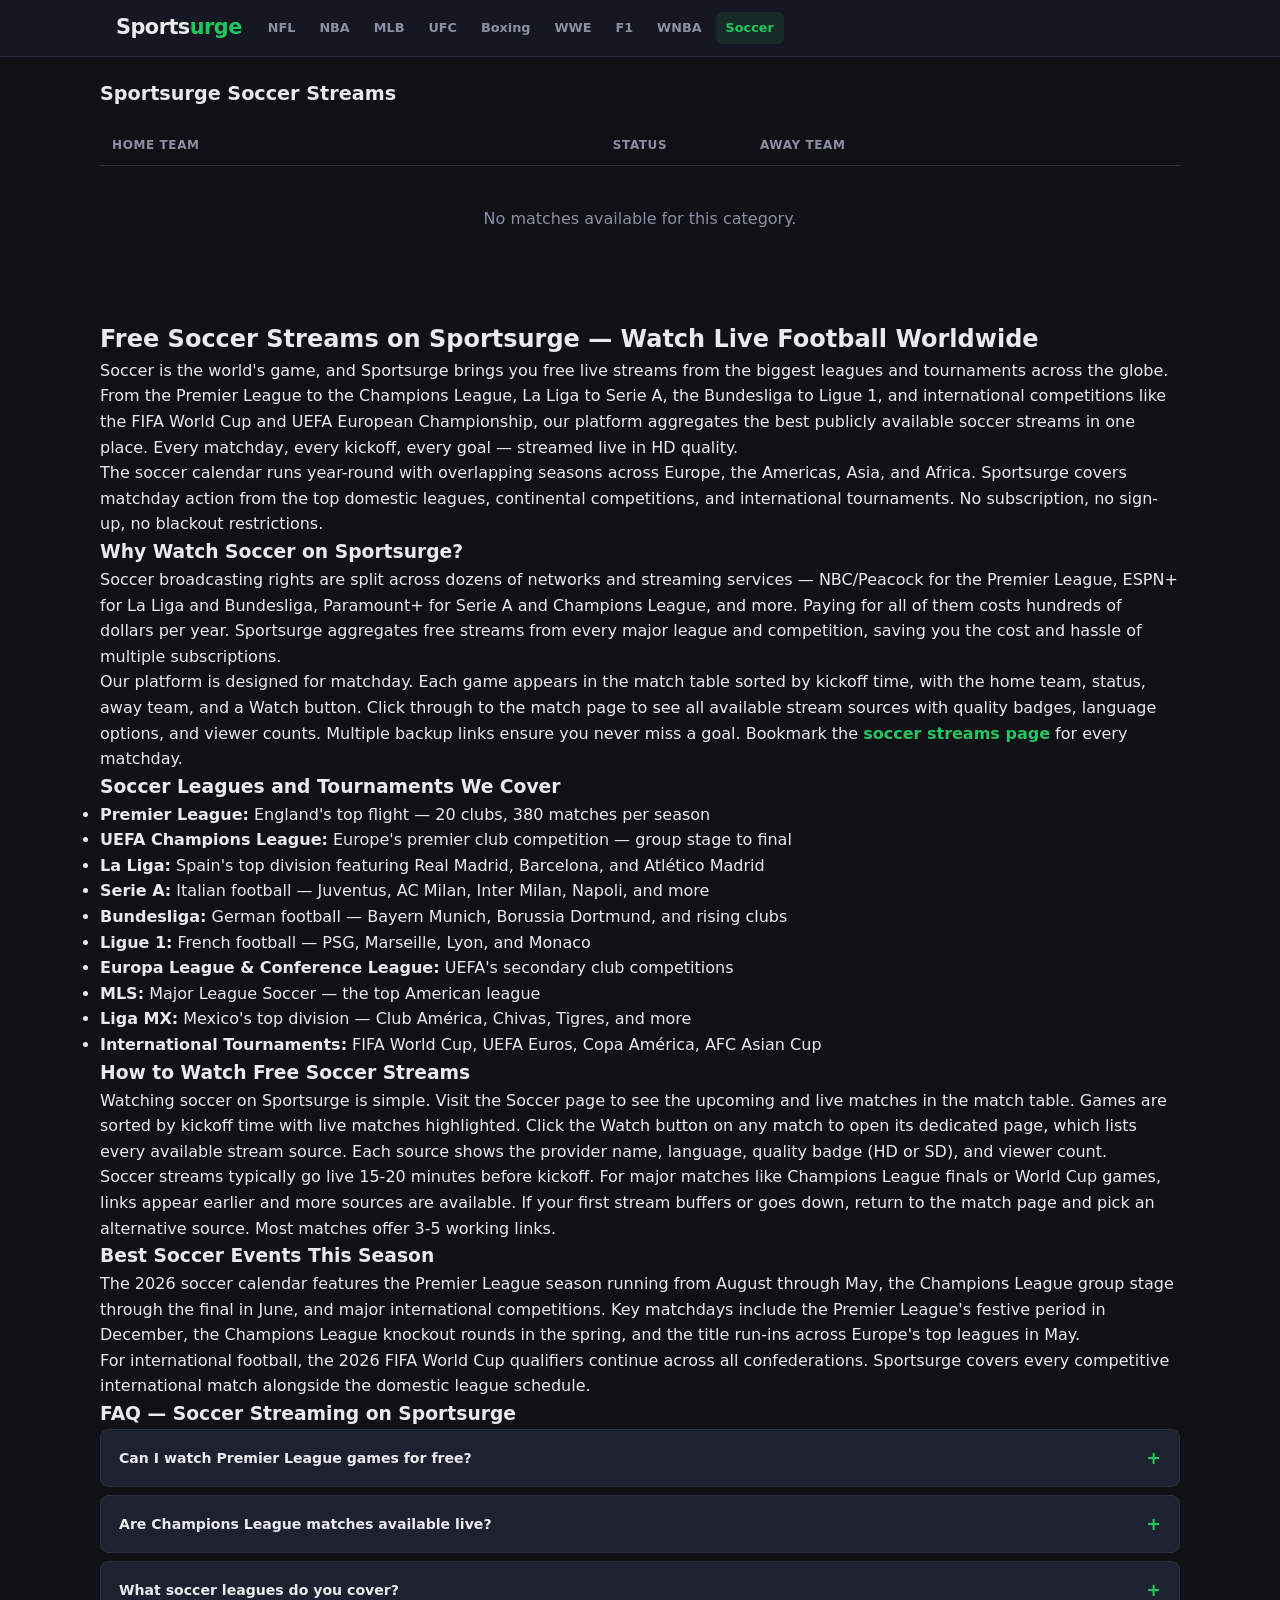
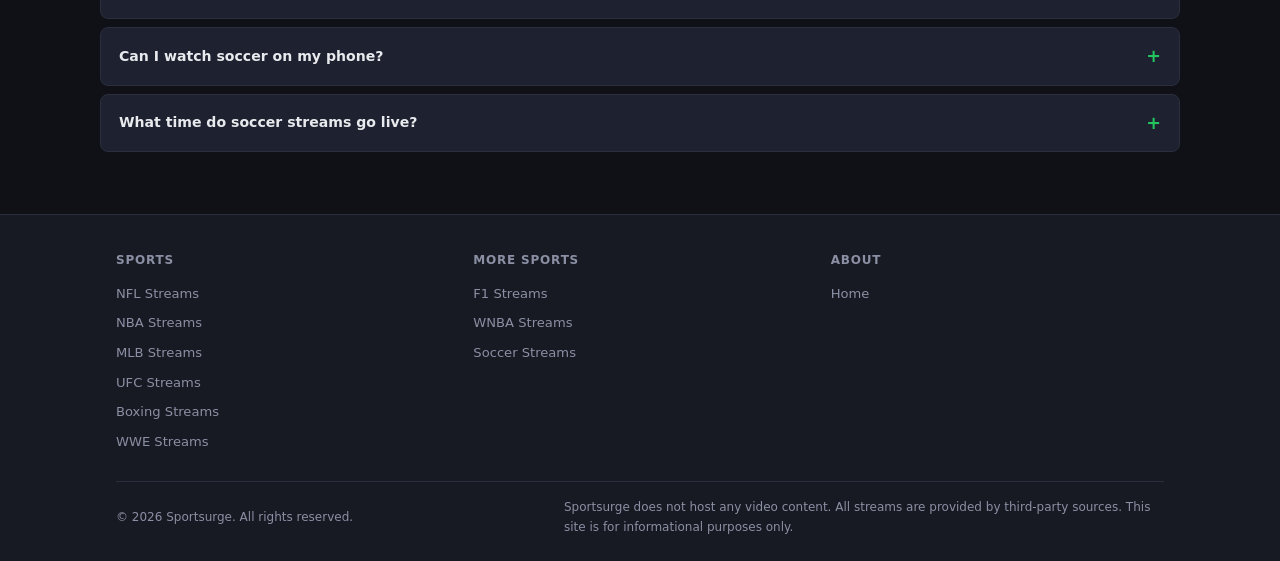
<file: soccer/index.html>
﻿<!DOCTYPE html>
<html lang="en">
<head>
  <meta charset="utf-8" />
  <meta name="viewport" content="width=device-width, initial-scale=1.0">
  <title>Soccer Streams Free — Watch Live Football Online | Sportsurge</title>
  <meta name="description" content="Watch free soccer streams on Sportsurge. Premier League, Champions League, La Liga, Serie A, Bundesliga, and more. No subscription needed.">
  <meta name="robots" content="index, follow, max-snippet:-1, max-image-preview:large, max-video-preview:-1">
  <link rel="canonical" href="https://sportsurge.shop/soccer/">
    <link rel="icon" type="image/png" href="/favicon.png">

  <meta property="og:type" content="website">
  <meta property="og:url" content="https://sportsurge.shop/soccer/">
  <meta property="og:site_name" content="Sportsurge">
  <meta property="og:title" content="Soccer Streams Free — Watch Live Football Online | Sportsurge">
  <meta property="og:description" content="Watch free soccer streams on Sportsurge. Premier League, Champions League, La Liga, Serie A, Bundesliga, and more. No subscription needed.">
  <meta name="twitter:title" content="Soccer Streams Free — Watch Live Football Online | Sportsurge">
  <meta name="twitter:description" content="Watch free soccer streams on Sportsurge. Premier League, Champions League, La Liga, Serie A, Bundesliga, and more. No subscription needed.">
  

  <style>
    *,*::before,*::after{box-sizing:border-box;margin:0;padding:0}
    :root{--bg:#0f1117;--surface:#171a23;--card:#1e2230;--border:#2a2e3d;--primary:#22c55e;--accent:#ef4444;--gold:#f7c948;--text:#e8eaed;--muted:#8b8fa3;--radius:8px}
    html{scroll-behavior:smooth;overflow-y:scroll}
    body{background:var(--bg);color:var(--text);font-family:system-ui,-apple-system,'Segoe UI',Roboto,sans-serif;line-height:1.6;min-height:100vh}
    a{color:var(--primary);text-decoration:none}
    a:hover{text-decoration:underline}
    img{max-width:100%;display:block}
    .container{max-width:1080px;margin:0 auto;padding:0 16px}
    .sr-only{position:absolute;width:1px;height:1px;padding:0;margin:-1px;overflow:hidden;clip:rect(0,0,0,0);white-space:nowrap;border:0}

    nav{background:rgba(23,26,35,.95);backdrop-filter:blur(12px);border-bottom:1px solid var(--border);position:sticky;top:0;z-index:100}
    .nav-inner{display:flex;align-items:center;height:56px;gap:8px}
    .logo{font-size:1.3rem;font-weight:900;letter-spacing:-.5px;color:var(--text);white-space:nowrap}
    .logo span{color:var(--primary)}
    .nav-toggle{display:none}
    .nav-hamburger{display:none;font-size:1.5rem;color:var(--text);cursor:pointer;padding:4px 8px;user-select:none;margin-left:auto}
    .nav-scroll{display:flex;gap:4px;overflow-x:auto;flex:1;scrollbar-width:none;-ms-overflow-style:none;padding:0 8px}
    .nav-scroll::-webkit-scrollbar{display:none}
    .nav-link{color:var(--muted);font-size:.8rem;font-weight:600;padding:6px 10px;border-radius:6px;white-space:nowrap;transition:color .15s,background .15s}
    .nav-link:hover{color:var(--text);background:rgba(255,255,255,.06);text-decoration:none}
    .nav-link.active{color:var(--primary);background:rgba(34,197,94,.1)}
    @media(max-width:767px){.nav-hamburger{display:block}.nav-scroll{display:none;flex-direction:column;position:absolute;top:56px;left:0;right:0;background:var(--surface);border-bottom:1px solid var(--border);padding:8px 16px;gap:0}.nav-link{padding:10px 8px;border-bottom:1px solid var(--border);border-radius:0}.nav-link:last-child{border-bottom:none}#nav-toggle:checked~.nav-scroll{display:flex}}

    .hero{background:linear-gradient(135deg,var(--card),transparent);padding:46px 0 38px;text-align:center}
    .hero h1{font-size:clamp(1.6rem,4vw,2.8rem);font-weight:900;line-height:1.2;margin-bottom:12px;letter-spacing:-1px}
    .hero h1 em{font-style:normal;color:var(--primary)}
    .hero p{max-width:600px;margin:0 auto 24px;font-size:.95rem;color:var(--muted)}
    .hero-badge{display:inline-flex;align-items:center;gap:6px;background:rgba(34,197,94,.1);border:1px solid rgba(34,197,94,.25);color:var(--primary);padding:4px 12px;border-radius:20px;font-size:.75rem;font-weight:600;margin-bottom:16px}

    .search-wrap{max-width:640px;margin:20px auto 32px;position:relative}
    .search-input{width:100%;padding:12px 16px 12px 42px;border-radius:var(--radius);border:1px solid var(--border);background:var(--surface);color:var(--text);font-size:.95rem;outline:none;transition:border-color .2s}
    .search-input:focus{border-color:var(--primary)}
    .search-input::placeholder{color:var(--muted)}
    .search-icon{position:absolute;left:14px;top:50%;transform:translateY(-50%);color:var(--muted);font-size:1.1rem;pointer-events:none}
    .search-dropdown{position:absolute;top:100%;left:0;right:0;background:var(--surface);border:1px solid var(--border);border-radius:var(--radius);max-height:360px;overflow-y:auto;display:none;z-index:50;margin-top:4px}
    .search-dropdown.open{display:block}
    .search-item{padding:10px 14px;cursor:pointer;display:flex;align-items:center;gap:10px;border-bottom:1px solid var(--border);transition:background .15s}
    .search-item:last-child{border-bottom:none}
    .search-item:hover{background:rgba(255,255,255,.04)}
    .search-item-teams{flex:1;font-size:.85rem}
    .search-item-teams strong{font-weight:600;color:var(--text)}
    .search-item-meta{font-size:.75rem;color:var(--muted);text-align:right;white-space:nowrap}
    .search-item .cat-tag{font-size:.7rem;padding:2px 8px;border-radius:10px;background:rgba(34,197,94,.1);color:var(--primary)}

    .section{padding:22px 0}
    .section-title{font-size:1.2rem;font-weight:800;margin-bottom:16px;display:flex;align-items:center;gap:10px}
    .section-title span{color:var(--primary)}

    .match-table{width:100%;border-collapse:collapse;table-layout:fixed}
    .match-table th{padding:10px 12px;text-align:left;font-size:.75rem;font-weight:700;text-transform:uppercase;letter-spacing:.6px;color:var(--muted);border-bottom:1px solid var(--border)}
    .match-table th:nth-child(1),.match-row td:nth-child(1){width:40%}
    .match-table th:nth-child(2),.match-row td:nth-child(2){width:20%;text-align:center}
    .match-table th:nth-child(3),.match-row td:nth-child(3){width:calc(40% - 30px)}
    .match-table th:nth-child(4),.match-row td:nth-child(4){width:30px;text-align:center}
    .match-row{cursor:pointer;transition:background .15s}
    .match-row:hover{background:rgba(255,255,255,.04)}
    .match-row td{padding:10px 12px;height:56px;border-bottom:1px solid rgba(255,255,255,.04);vertical-align:middle}
    .skel td{padding:10px 12px;height:56px;background:linear-gradient(90deg,var(--card) 25%,rgba(255,255,255,.04) 50%,var(--card) 75%);background-size:200% 100%;animation:shimmer 1.5s infinite}
    @keyframes shimmer{0%{background-position:200% 0}100%{background-position:-200% 0}}
    .team-cell{display:flex;align-items:center;gap:8px}
    .team-cell img{width:22px;height:22px;border-radius:50%;flex-shrink:0;object-fit:contain}
    .team-cell .name{font-size:.85rem;font-weight:600}
    .status-cell{text-align:center}
    .status-live{color:var(--accent);font-weight:800;font-size:.85rem}
    .status-time{color:var(--text);font-size:.85rem;font-weight:600}
    .status-sub{color:var(--muted);font-size:.75rem;font-weight:400}
    .cat-tag{display:inline-block;font-size:.7rem;padding:2px 10px;border-radius:10px;background:rgba(34,197,94,.1);color:var(--primary);font-weight:600;margin-top:3px}
    .nav-icon{text-align:center;color:var(--muted);font-size:1.3rem;transition:transform .2s;line-height:1}
    .match-row:hover .nav-icon{transform:translateX(3px);color:var(--primary)}
    @media(max-width:599px){.match-table th{padding:6px 4px;font-size:.68rem}.match-row td,.skel td{padding:6px 4px;height:48px}.team-cell img{width:18px;height:18px}.team-cell .name{font-size:.78rem}.status-live,.status-time{font-size:.75rem}.match-table th:nth-child(1),.match-row td:nth-child(1){width:35%;overflow:hidden;text-overflow:ellipsis;white-space:nowrap}.match-table th:nth-child(2),.match-row td:nth-child(2){width:20%}.match-table th:nth-child(3),.match-row td:nth-child(3){width:calc(35% - 20px);overflow:hidden;text-overflow:ellipsis;white-space:nowrap}.match-table th:nth-child(4),.match-row td:nth-child(4){width:20px;text-align:center}}

    details{background:var(--card);border:1px solid var(--border);border-radius:var(--radius);overflow:hidden;margin-bottom:8px}
    details[open]{border-color:var(--primary)}
    summary{padding:14px 18px;font-weight:700;font-size:.88rem;cursor:pointer;list-style:none;display:flex;justify-content:space-between;align-items:center;user-select:none}
    summary::-webkit-details-marker{display:none}
    summary::after{content:'+';color:var(--primary);font-size:1.1rem;transition:transform .2s}
    details[open] summary::after{transform:rotate(45deg)}
    .faq-body{padding:0 18px 16px;color:var(--muted);font-size:.84rem;line-height:1.7}

    footer{background:var(--surface);border-top:1px solid var(--border);padding:36px 0 24px;margin-top:32px}
    .footer-inner{display:grid;grid-template-columns:repeat(auto-fit,minmax(150px,1fr));gap:24px;margin-bottom:24px}
    .footer-col h4{font-size:.75rem;font-weight:700;text-transform:uppercase;letter-spacing:.8px;color:var(--muted);margin-bottom:10px}
    .footer-col ul{list-style:none}
    .footer-col li{margin-bottom:4px}
    .footer-col a{font-size:.82rem;color:var(--muted);transition:color .15s}
    .footer-col a:hover{color:var(--primary);text-decoration:none}
    .footer-bottom{border-top:1px solid var(--border);padding-top:16px;display:flex;justify-content:space-between;align-items:center;flex-wrap:wrap;gap:8px}
    .footer-bottom p{font-size:.75rem;color:var(--muted)}
    .disclaimer{font-size:.72rem;color:var(--muted);max-width:600px}

    .page-section{display:none}
    .page-section.active{display:block}

    .match-detail-header{text-align:center;padding:32px 0}
    .match-detail-header .teams{display:flex;justify-content:center;align-items:center;gap:20px;margin-bottom:16px}
    .match-detail-header .team{display:flex;flex-direction:column;align-items:center;gap:6px}
    .match-detail-header .team img{width:48px;height:48px;border-radius:50%;object-fit:contain}
    .match-detail-header .team .tname{font-size:1rem;font-weight:700}
    .match-detail-header .vs{color:var(--muted);font-size:.85rem;font-weight:600}
    .match-detail-header .meta{color:var(--muted);font-size:.85rem;display:flex;gap:16px;justify-content:center;flex-wrap:wrap}
    .match-detail-header .meta span{display:flex;align-items:center;gap:4px}

    .sources-grid{display:grid;grid-template-columns:repeat(auto-fill,minmax(200px,1fr));gap:12px;margin-top:16px}
    .source-card{background:var(--card);border:1px solid var(--border);border-radius:var(--radius);padding:16px;text-align:center;transition:border-color .2s}
    .source-card:hover{border-color:var(--primary)}
    .source-card .sname{font-weight:700;font-size:.9rem}
    .source-card .sinfo{font-size:.78rem;color:var(--muted);margin:4px 0 8px}
    .source-card .sviewers{font-size:.72rem;color:var(--muted)}
    .source-card .watch-btn{display:inline-block;margin-top:8px;background:var(--primary);color:#000;padding:8px 20px;border-radius:6px;font-weight:700;font-size:.82rem;transition:opacity .15s}
    .source-card .watch-btn:hover{opacity:.85;text-decoration:none}

  </style>
</head>
<body>

  <nav>
    <div class="container nav-inner">
      <a href="/" class="logo">Sports<span>urge</span></a>
      <input type="checkbox" id="nav-toggle" class="nav-toggle">
      <label for="nav-toggle" class="nav-hamburger">&#9776;</label>
      <div class="nav-scroll" id="nav-links">
        <a href="/nfl/" class="nav-link" data-cat="nfl">NFL</a>
        <a href="/nba/" class="nav-link" data-cat="nba">NBA</a>
        <a href="/mlb/" class="nav-link" data-cat="mlb">MLB</a>
        <a href="/ufc/" class="nav-link" data-cat="ufc">UFC</a>
        <a href="/boxing/" class="nav-link" data-cat="boxing">Boxing</a>
        <a href="/wwe/" class="nav-link" data-cat="wwe">WWE</a>
        <a href="/f1/" class="nav-link" data-cat="f1">F1</a>
        <a href="/wnba/" class="nav-link" data-cat="wnba">WNBA</a>
        <a href="/soccer/" class="nav-link" data-cat="soccer">Soccer</a>
      </div>
    </div>
  </nav>
<main>
  <div id="page-home" class="page-section"></div>

  <div id="page-category" class="page-section active">
    <div class="container section">
      <h1 class="section-title" id="cat-title">Sportsurge Soccer Streams</h1>
        <table class="match-table" id="cat-table">
          <thead>
            <tr>
              <th>Home Team</th>
              <th>Status</th>
              <th>Away Team</th>
              <th></th>
            </tr>
          </thead>
          <tbody id="cat-tbody">            <tr class="skel"><td></td><td></td><td></td><td></td></tr>
            <tr class="skel"><td></td><td></td><td></td><td></td></tr>
            <tr class="skel"><td></td><td></td><td></td><td></td></tr>
            <tr class="skel"><td></td><td></td><td></td><td></td></tr>
            <tr class="skel"><td></td><td></td><td></td><td></td></tr>
            <tr class="skel"><td></td><td></td><td></td><td></td></tr>
            <tr class="skel"><td></td><td></td><td></td><td></td></tr>
            <tr class="skel"><td></td><td></td><td></td><td></td></tr>
            <tr class="skel"><td></td><td></td><td></td><td></td></tr>
            <tr class="skel"><td></td><td></td><td></td><td></td></tr>          </tbody>
        </table>
        <div class="seo-content" style="margin-top:48px">
          <h2>Free Soccer Streams on Sportsurge — Watch Live Football Worldwide</h2>
          <p>Soccer is the world's game, and Sportsurge brings you free live streams from the biggest leagues and tournaments across the globe. From the Premier League to the Champions League, La Liga to Serie A, the Bundesliga to Ligue 1, and international competitions like the FIFA World Cup and UEFA European Championship, our platform aggregates the best publicly available soccer streams in one place. Every matchday, every kickoff, every goal — streamed live in HD quality.</p>
          <p>The soccer calendar runs year-round with overlapping seasons across Europe, the Americas, Asia, and Africa. Sportsurge covers matchday action from the top domestic leagues, continental competitions, and international tournaments. No subscription, no sign-up, no blackout restrictions.</p>

          <h3>Why Watch Soccer on Sportsurge?</h3>
          <p>Soccer broadcasting rights are split across dozens of networks and streaming services — NBC/Peacock for the Premier League, ESPN+ for La Liga and Bundesliga, Paramount+ for Serie A and Champions League, and more. Paying for all of them costs hundreds of dollars per year. Sportsurge aggregates free streams from every major league and competition, saving you the cost and hassle of multiple subscriptions.</p>
          <p>Our platform is designed for matchday. Each game appears in the match table sorted by kickoff time, with the home team, status, away team, and a Watch button. Click through to the match page to see all available stream sources with quality badges, language options, and viewer counts. Multiple backup links ensure you never miss a goal. Bookmark the <a href="/soccer/" style="color:var(--primary);font-weight:600">soccer streams page</a> for every matchday.</p>

          <h3>Soccer Leagues and Tournaments We Cover</h3>
          <ul>
            <li><strong>Premier League:</strong> England's top flight — 20 clubs, 380 matches per season</li>
            <li><strong>UEFA Champions League:</strong> Europe's premier club competition — group stage to final</li>
            <li><strong>La Liga:</strong> Spain's top division featuring Real Madrid, Barcelona, and Atlético Madrid</li>
            <li><strong>Serie A:</strong> Italian football — Juventus, AC Milan, Inter Milan, Napoli, and more</li>
            <li><strong>Bundesliga:</strong> German football — Bayern Munich, Borussia Dortmund, and rising clubs</li>
            <li><strong>Ligue 1:</strong> French football — PSG, Marseille, Lyon, and Monaco</li>
            <li><strong>Europa League & Conference League:</strong> UEFA's secondary club competitions</li>
            <li><strong>MLS:</strong> Major League Soccer — the top American league</li>
            <li><strong>Liga MX:</strong> Mexico's top division — Club América, Chivas, Tigres, and more</li>
            <li><strong>International Tournaments:</strong> FIFA World Cup, UEFA Euros, Copa América, AFC Asian Cup</li>
          </ul>

          <h3>How to Watch Free Soccer Streams</h3>
          <p>Watching soccer on Sportsurge is simple. Visit the Soccer page to see the upcoming and live matches in the match table. Games are sorted by kickoff time with live matches highlighted. Click the Watch button on any match to open its dedicated page, which lists every available stream source. Each source shows the provider name, language, quality badge (HD or SD), and viewer count.</p>
          <p>Soccer streams typically go live 15-20 minutes before kickoff. For major matches like Champions League finals or World Cup games, links appear earlier and more sources are available. If your first stream buffers or goes down, return to the match page and pick an alternative source. Most matches offer 3-5 working links.</p>

          <h3>Best Soccer Events This Season</h3>
          <p>The 2026 soccer calendar features the Premier League season running from August through May, the Champions League group stage through the final in June, and major international competitions. Key matchdays include the Premier League's festive period in December, the Champions League knockout rounds in the spring, and the title run-ins across Europe's top leagues in May.</p>
          <p>For international football, the 2026 FIFA World Cup qualifiers continue across all confederations. Sportsurge covers every competitive international match alongside the domestic league schedule.</p>

          <h3>FAQ — Soccer Streaming on Sportsurge</h3>
          <details>
            <summary>Can I watch Premier League games for free?</summary>
            <div class="faq-body">Yes, every Premier League match is available free on Sportsurge. All 380 matches per season are covered with multiple stream sources.</div>
          </details>
          <details>
            <summary>Are Champions League matches available live?</summary>
            <div class="faq-body">Yes, every UEFA Champions League match from the group stage through the final streams live on Sportsurge with HD quality options.</div>
          </details>
          <details>
            <summary>What soccer leagues do you cover?</summary>
            <div class="faq-body">We cover the Premier League, La Liga, Serie A, Bundesliga, Ligue 1, Champions League, Europa League, Conference League, MLS, Liga MX, and major international tournaments.</div>
          </details>
          <details>
            <summary>Can I watch soccer on my phone?</summary>
            <div class="faq-body">Yes, Sportsurge works on all devices including smartphones and tablets. No app download is required.</div>
          </details>
          <details>
            <summary>What time do soccer streams go live?</summary>
            <div class="faq-body">Streams typically appear 15-30 minutes before kickoff. For big matches, links are often posted earlier. Refresh the page closer to game time.</div>
          </details>
        </div>
    </div>
  </div>

  <div id="page-match" class="page-section">
    <div class="container section">
      <div id="match-detail-content">
        <div style="text-align:center;padding:40px;color:var(--muted)">Loading match details...</div>
      </div>
    </div>
  </div>
</main>
<footer>
    <div class="container">
      <div class="footer-inner">
        <div class="footer-col">
          <h4>Sports</h4>
          <ul>
            <li><a href="/nfl/">NFL Streams</a></li>
            <li><a href="/nba/">NBA Streams</a></li>
            <li><a href="/mlb/">MLB Streams</a></li>
            <li><a href="/ufc/">UFC Streams</a></li>
            <li><a href="/boxing/">Boxing Streams</a></li>
            <li><a href="/wwe/">WWE Streams</a></li>
          </ul>
        </div>
        <div class="footer-col">
          <h4>More Sports</h4>
          <ul>
            <li><a href="/f1/">F1 Streams</a></li>
            <li><a href="/wnba/">WNBA Streams</a></li>
            <li><a href="/soccer/">Soccer Streams</a></li>
          </ul>
        </div>
        <div class="footer-col">
          <h4>About</h4>
          <ul>
            <li><a href="/">Home</a></li>
          </ul>
        </div>
      </div>
      <div class="footer-bottom">
        <p>&copy; 2026 Sportsurge. All rights reserved.</p>
        <p class="disclaimer">Sportsurge does not host any video content. All streams are provided by third-party sources. This site is for informational purposes only.</p>
      </div>
    </div>
  </footer>

  <script defer src="../js/api.js"></script>
  <script defer src="../js/categories.js"></script>
  <script defer src="../js/search.js"></script>
  <script defer src="../js/app.js"></script>
</body>
</html>
</file>
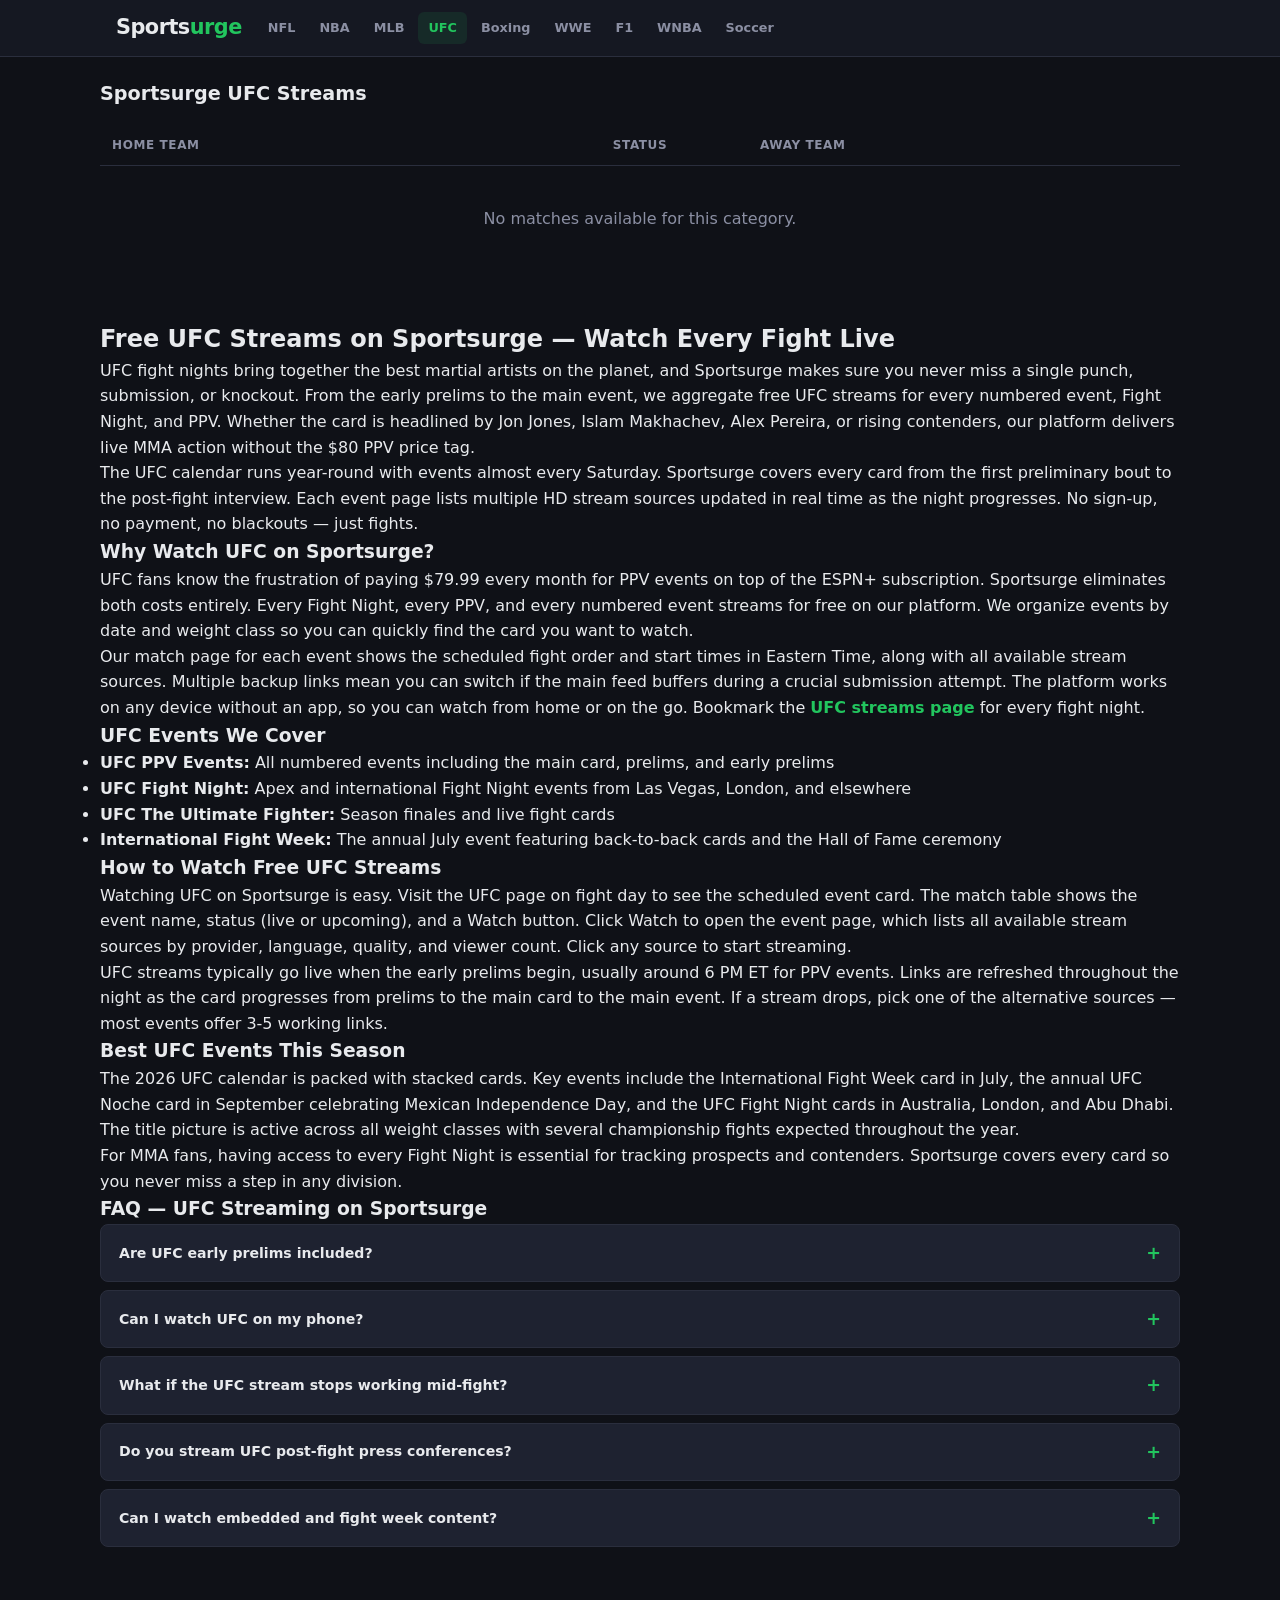
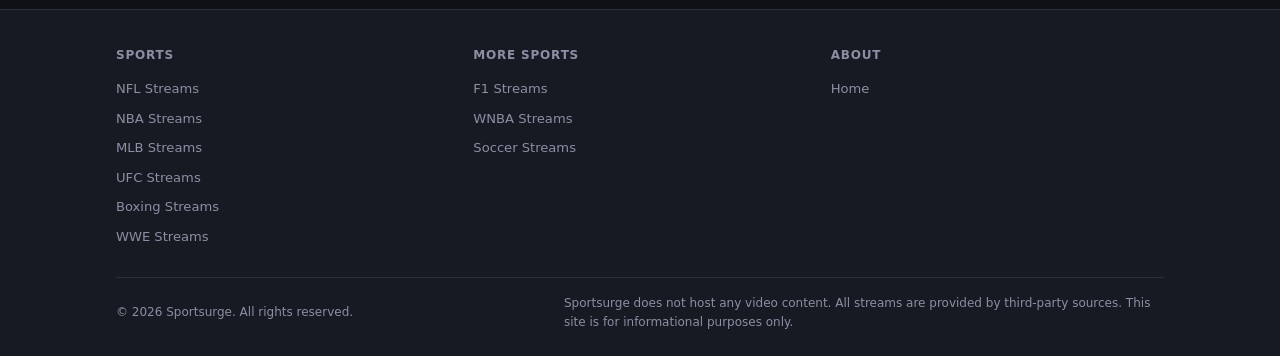
<file: ufc/index.html>
﻿<!DOCTYPE html>
<html lang="en">
<head>
  <meta charset="utf-8" />
  <meta name="viewport" content="width=device-width, initial-scale=1.0">
  <title>UFC Streams Free — Watch UFC Fights Online | Sportsurge</title>
  <meta name="description" content="Watch free UFC streams on Sportsurge. Every PPV, Fight Night, and numbered event live. Main card, prelims, and early prelims included.">
  <meta name="robots" content="index, follow, max-snippet:-1, max-image-preview:large, max-video-preview:-1">
  <link rel="canonical" href="https://sportsurge.shop/ufc/">
    <link rel="icon" type="image/png" href="/favicon.png">

  <meta property="og:type" content="website">
  <meta property="og:url" content="https://sportsurge.shop/ufc/">
  <meta property="og:site_name" content="Sportsurge">
  <meta property="og:title" content="UFC Streams Free — Watch UFC Fights Online | Sportsurge">
  <meta property="og:description" content="Watch free UFC streams on Sportsurge. Every PPV, Fight Night, and numbered event. No PPV fees, no sign-up needed.">
  <meta name="twitter:title" content="UFC Streams Free — Watch UFC Fights Online | Sportsurge">
  <meta name="twitter:description" content="Watch free UFC streams on Sportsurge. Every PPV, Fight Night, and numbered event. No PPV fees, no sign-up needed.">
 

  <style>
    *,*::before,*::after{box-sizing:border-box;margin:0;padding:0}
    :root{--bg:#0f1117;--surface:#171a23;--card:#1e2230;--border:#2a2e3d;--primary:#22c55e;--accent:#ef4444;--gold:#f7c948;--text:#e8eaed;--muted:#8b8fa3;--radius:8px}
    html{scroll-behavior:smooth;overflow-y:scroll}
    body{background:var(--bg);color:var(--text);font-family:system-ui,-apple-system,'Segoe UI',Roboto,sans-serif;line-height:1.6;min-height:100vh}
    a{color:var(--primary);text-decoration:none}
    a:hover{text-decoration:underline}
    img{max-width:100%;display:block}
    .container{max-width:1080px;margin:0 auto;padding:0 16px}
    .sr-only{position:absolute;width:1px;height:1px;padding:0;margin:-1px;overflow:hidden;clip:rect(0,0,0,0);white-space:nowrap;border:0}

    nav{background:rgba(23,26,35,.95);backdrop-filter:blur(12px);border-bottom:1px solid var(--border);position:sticky;top:0;z-index:100}
    .nav-inner{display:flex;align-items:center;height:56px;gap:8px}
    .logo{font-size:1.3rem;font-weight:900;letter-spacing:-.5px;color:var(--text);white-space:nowrap}
    .logo span{color:var(--primary)}
    .nav-toggle{display:none}
    .nav-hamburger{display:none;font-size:1.5rem;color:var(--text);cursor:pointer;padding:4px 8px;user-select:none;margin-left:auto}
    .nav-scroll{display:flex;gap:4px;overflow-x:auto;flex:1;scrollbar-width:none;-ms-overflow-style:none;padding:0 8px}
    .nav-scroll::-webkit-scrollbar{display:none}
    .nav-link{color:var(--muted);font-size:.8rem;font-weight:600;padding:6px 10px;border-radius:6px;white-space:nowrap;transition:color .15s,background .15s}
    .nav-link:hover{color:var(--text);background:rgba(255,255,255,.06);text-decoration:none}
    .nav-link.active{color:var(--primary);background:rgba(34,197,94,.1)}
    @media(max-width:767px){.nav-hamburger{display:block}.nav-scroll{display:none;flex-direction:column;position:absolute;top:56px;left:0;right:0;background:var(--surface);border-bottom:1px solid var(--border);padding:8px 16px;gap:0}.nav-link{padding:10px 8px;border-bottom:1px solid var(--border);border-radius:0}.nav-link:last-child{border-bottom:none}#nav-toggle:checked~.nav-scroll{display:flex}}

    .hero{background:linear-gradient(135deg,var(--card),transparent);padding:46px 0 38px;text-align:center}
    .hero h1{font-size:clamp(1.6rem,4vw,2.8rem);font-weight:900;line-height:1.2;margin-bottom:12px;letter-spacing:-1px}
    .hero h1 em{font-style:normal;color:var(--primary)}
    .hero p{max-width:600px;margin:0 auto 24px;font-size:.95rem;color:var(--muted)}
    .hero-badge{display:inline-flex;align-items:center;gap:6px;background:rgba(34,197,94,.1);border:1px solid rgba(34,197,94,.25);color:var(--primary);padding:4px 12px;border-radius:20px;font-size:.75rem;font-weight:600;margin-bottom:16px}

    .search-wrap{max-width:640px;margin:20px auto 32px;position:relative}
    .search-input{width:100%;padding:12px 16px 12px 42px;border-radius:var(--radius);border:1px solid var(--border);background:var(--surface);color:var(--text);font-size:.95rem;outline:none;transition:border-color .2s}
    .search-input:focus{border-color:var(--primary)}
    .search-input::placeholder{color:var(--muted)}
    .search-icon{position:absolute;left:14px;top:50%;transform:translateY(-50%);color:var(--muted);font-size:1.1rem;pointer-events:none}
    .search-dropdown{position:absolute;top:100%;left:0;right:0;background:var(--surface);border:1px solid var(--border);border-radius:var(--radius);max-height:360px;overflow-y:auto;display:none;z-index:50;margin-top:4px}
    .search-dropdown.open{display:block}
    .search-item{padding:10px 14px;cursor:pointer;display:flex;align-items:center;gap:10px;border-bottom:1px solid var(--border);transition:background .15s}
    .search-item:last-child{border-bottom:none}
    .search-item:hover{background:rgba(255,255,255,.04)}
    .search-item-teams{flex:1;font-size:.85rem}
    .search-item-teams strong{font-weight:600;color:var(--text)}
    .search-item-meta{font-size:.75rem;color:var(--muted);text-align:right;white-space:nowrap}
    .search-item .cat-tag{font-size:.7rem;padding:2px 8px;border-radius:10px;background:rgba(34,197,94,.1);color:var(--primary)}

    .section{padding:22px 0}
    .section-title{font-size:1.2rem;font-weight:800;margin-bottom:16px;display:flex;align-items:center;gap:10px}
    .section-title span{color:var(--primary)}

    .match-table{width:100%;border-collapse:collapse;table-layout:fixed}
    .match-table th{padding:10px 12px;text-align:left;font-size:.75rem;font-weight:700;text-transform:uppercase;letter-spacing:.6px;color:var(--muted);border-bottom:1px solid var(--border)}
    .match-table th:nth-child(1),.match-row td:nth-child(1){width:40%}
    .match-table th:nth-child(2),.match-row td:nth-child(2){width:20%;text-align:center}
    .match-table th:nth-child(3),.match-row td:nth-child(3){width:calc(40% - 30px)}
    .match-table th:nth-child(4),.match-row td:nth-child(4){width:30px;text-align:center}
    .match-row{cursor:pointer;transition:background .15s}
    .match-row:hover{background:rgba(255,255,255,.04)}
    .match-row td{padding:10px 12px;height:56px;border-bottom:1px solid rgba(255,255,255,.04);vertical-align:middle}
    .skel td{padding:10px 12px;height:56px;background:linear-gradient(90deg,var(--card) 25%,rgba(255,255,255,.04) 50%,var(--card) 75%);background-size:200% 100%;animation:shimmer 1.5s infinite}
    @keyframes shimmer{0%{background-position:200% 0}100%{background-position:-200% 0}}
    .team-cell{display:flex;align-items:center;gap:8px}
    .team-cell img{width:22px;height:22px;border-radius:50%;flex-shrink:0;object-fit:contain}
    .team-cell .name{font-size:.85rem;font-weight:600}
    .status-cell{text-align:center}
    .status-live{color:var(--accent);font-weight:800;font-size:.85rem}
    .status-time{color:var(--text);font-size:.85rem;font-weight:600}
    .status-sub{color:var(--muted);font-size:.75rem;font-weight:400}
    .cat-tag{display:inline-block;font-size:.7rem;padding:2px 10px;border-radius:10px;background:rgba(34,197,94,.1);color:var(--primary);font-weight:600;margin-top:3px}
    .nav-icon{text-align:center;color:var(--muted);font-size:1.3rem;transition:transform .2s;line-height:1}
    .match-row:hover .nav-icon{transform:translateX(3px);color:var(--primary)}
    @media(max-width:599px){.match-table th{padding:6px 4px;font-size:.68rem}.match-row td,.skel td{padding:6px 4px;height:48px}.team-cell img{width:18px;height:18px}.team-cell .name{font-size:.78rem}.status-live,.status-time{font-size:.75rem}.match-table th:nth-child(1),.match-row td:nth-child(1){width:35%;overflow:hidden;text-overflow:ellipsis;white-space:nowrap}.match-table th:nth-child(2),.match-row td:nth-child(2){width:20%}.match-table th:nth-child(3),.match-row td:nth-child(3){width:calc(35% - 20px);overflow:hidden;text-overflow:ellipsis;white-space:nowrap}.match-table th:nth-child(4),.match-row td:nth-child(4){width:20px;text-align:center}}

    details{background:var(--card);border:1px solid var(--border);border-radius:var(--radius);overflow:hidden;margin-bottom:8px}
    details[open]{border-color:var(--primary)}
    summary{padding:14px 18px;font-weight:700;font-size:.88rem;cursor:pointer;list-style:none;display:flex;justify-content:space-between;align-items:center;user-select:none}
    summary::-webkit-details-marker{display:none}
    summary::after{content:'+';color:var(--primary);font-size:1.1rem;transition:transform .2s}
    details[open] summary::after{transform:rotate(45deg)}
    .faq-body{padding:0 18px 16px;color:var(--muted);font-size:.84rem;line-height:1.7}

    footer{background:var(--surface);border-top:1px solid var(--border);padding:36px 0 24px;margin-top:32px}
    .footer-inner{display:grid;grid-template-columns:repeat(auto-fit,minmax(150px,1fr));gap:24px;margin-bottom:24px}
    .footer-col h4{font-size:.75rem;font-weight:700;text-transform:uppercase;letter-spacing:.8px;color:var(--muted);margin-bottom:10px}
    .footer-col ul{list-style:none}
    .footer-col li{margin-bottom:4px}
    .footer-col a{font-size:.82rem;color:var(--muted);transition:color .15s}
    .footer-col a:hover{color:var(--primary);text-decoration:none}
    .footer-bottom{border-top:1px solid var(--border);padding-top:16px;display:flex;justify-content:space-between;align-items:center;flex-wrap:wrap;gap:8px}
    .footer-bottom p{font-size:.75rem;color:var(--muted)}
    .disclaimer{font-size:.72rem;color:var(--muted);max-width:600px}

    .page-section{display:none}
    .page-section.active{display:block}

    .match-detail-header{text-align:center;padding:32px 0}
    .match-detail-header .teams{display:flex;justify-content:center;align-items:center;gap:20px;margin-bottom:16px}
    .match-detail-header .team{display:flex;flex-direction:column;align-items:center;gap:6px}
    .match-detail-header .team img{width:48px;height:48px;border-radius:50%;object-fit:contain}
    .match-detail-header .team .tname{font-size:1rem;font-weight:700}
    .match-detail-header .vs{color:var(--muted);font-size:.85rem;font-weight:600}
    .match-detail-header .meta{color:var(--muted);font-size:.85rem;display:flex;gap:16px;justify-content:center;flex-wrap:wrap}
    .match-detail-header .meta span{display:flex;align-items:center;gap:4px}

    .sources-grid{display:grid;grid-template-columns:repeat(auto-fill,minmax(200px,1fr));gap:12px;margin-top:16px}
    .source-card{background:var(--card);border:1px solid var(--border);border-radius:var(--radius);padding:16px;text-align:center;transition:border-color .2s}
    .source-card:hover{border-color:var(--primary)}
    .source-card .sname{font-weight:700;font-size:.9rem}
    .source-card .sinfo{font-size:.78rem;color:var(--muted);margin:4px 0 8px}
    .source-card .sviewers{font-size:.72rem;color:var(--muted)}
    .source-card .watch-btn{display:inline-block;margin-top:8px;background:var(--primary);color:#000;padding:8px 20px;border-radius:6px;font-weight:700;font-size:.82rem;transition:opacity .15s}
    .source-card .watch-btn:hover{opacity:.85;text-decoration:none}

  </style>
</head>
<body>

  <nav>
    <div class="container nav-inner">
      <a href="/" class="logo">Sports<span>urge</span></a>
      <input type="checkbox" id="nav-toggle" class="nav-toggle">
      <label for="nav-toggle" class="nav-hamburger">&#9776;</label>
      <div class="nav-scroll" id="nav-links">
        <a href="/nfl/" class="nav-link" data-cat="nfl">NFL</a>
        <a href="/nba/" class="nav-link" data-cat="nba">NBA</a>
        <a href="/mlb/" class="nav-link" data-cat="mlb">MLB</a>
        <a href="/ufc/" class="nav-link" data-cat="ufc">UFC</a>
        <a href="/boxing/" class="nav-link" data-cat="boxing">Boxing</a>
        <a href="/wwe/" class="nav-link" data-cat="wwe">WWE</a>
        <a href="/f1/" class="nav-link" data-cat="f1">F1</a>
        <a href="/wnba/" class="nav-link" data-cat="wnba">WNBA</a>
        <a href="/soccer/" class="nav-link" data-cat="soccer">Soccer</a>
      </div>
    </div>
  </nav>
<main>
  <div id="page-home" class="page-section"></div>

  <div id="page-category" class="page-section active">
    <div class="container section">
      <h1 class="section-title" id="cat-title">Sportsurge UFC Streams</h1>
        <table class="match-table" id="cat-table">
          <thead>
            <tr>
              <th>Home Team</th>
              <th>Status</th>
              <th>Away Team</th>
              <th></th>
            </tr>
          </thead>
          <tbody id="cat-tbody">            <tr class="skel"><td></td><td></td><td></td><td></td></tr>
            <tr class="skel"><td></td><td></td><td></td><td></td></tr>
            <tr class="skel"><td></td><td></td><td></td><td></td></tr>
            <tr class="skel"><td></td><td></td><td></td><td></td></tr>
            <tr class="skel"><td></td><td></td><td></td><td></td></tr>
            <tr class="skel"><td></td><td></td><td></td><td></td></tr>
            <tr class="skel"><td></td><td></td><td></td><td></td></tr>
            <tr class="skel"><td></td><td></td><td></td><td></td></tr>
            <tr class="skel"><td></td><td></td><td></td><td></td></tr>
            <tr class="skel"><td></td><td></td><td></td><td></td></tr>          </tbody>
        </table>
        <div class="seo-content" style="margin-top:48px">
          <h2>Free UFC Streams on Sportsurge — Watch Every Fight Live</h2>
          <p>UFC fight nights bring together the best martial artists on the planet, and Sportsurge makes sure you never miss a single punch, submission, or knockout. From the early prelims to the main event, we aggregate free UFC streams for every numbered event, Fight Night, and PPV. Whether the card is headlined by Jon Jones, Islam Makhachev, Alex Pereira, or rising contenders, our platform delivers live MMA action without the $80 PPV price tag.</p>
          <p>The UFC calendar runs year-round with events almost every Saturday. Sportsurge covers every card from the first preliminary bout to the post-fight interview. Each event page lists multiple HD stream sources updated in real time as the night progresses. No sign-up, no payment, no blackouts — just fights.</p>

          <h3>Why Watch UFC on Sportsurge?</h3>
          <p>UFC fans know the frustration of paying $79.99 every month for PPV events on top of the ESPN+ subscription. Sportsurge eliminates both costs entirely. Every Fight Night, every PPV, and every numbered event streams for free on our platform. We organize events by date and weight class so you can quickly find the card you want to watch.</p>
          <p>Our match page for each event shows the scheduled fight order and start times in Eastern Time, along with all available stream sources. Multiple backup links mean you can switch if the main feed buffers during a crucial submission attempt. The platform works on any device without an app, so you can watch from home or on the go. Bookmark the <a href="/ufc/" style="color:var(--primary);font-weight:600">UFC streams page</a> for every fight night.</p>

          <h3>UFC Events We Cover</h3>
          <ul>
            <li><strong>UFC PPV Events:</strong> All numbered events including the main card, prelims, and early prelims</li>
            <li><strong>UFC Fight Night:</strong> Apex and international Fight Night events from Las Vegas, London, and elsewhere</li>
            <li><strong>UFC The Ultimate Fighter:</strong> Season finales and live fight cards</li>
            <li><strong>International Fight Week:</strong> The annual July event featuring back-to-back cards and the Hall of Fame ceremony</li>
          </ul>

          <h3>How to Watch Free UFC Streams</h3>
          <p>Watching UFC on Sportsurge is easy. Visit the UFC page on fight day to see the scheduled event card. The match table shows the event name, status (live or upcoming), and a Watch button. Click Watch to open the event page, which lists all available stream sources by provider, language, quality, and viewer count. Click any source to start streaming.</p>
          <p>UFC streams typically go live when the early prelims begin, usually around 6 PM ET for PPV events. Links are refreshed throughout the night as the card progresses from prelims to the main card to the main event. If a stream drops, pick one of the alternative sources — most events offer 3-5 working links.</p>

          <h3>Best UFC Events This Season</h3>
          <p>The 2026 UFC calendar is packed with stacked cards. Key events include the International Fight Week card in July, the annual UFC Noche card in September celebrating Mexican Independence Day, and the UFC Fight Night cards in Australia, London, and Abu Dhabi. The title picture is active across all weight classes with several championship fights expected throughout the year.</p>
          <p>For MMA fans, having access to every Fight Night is essential for tracking prospects and contenders. Sportsurge covers every card so you never miss a step in any division.</p>

          <h3>FAQ — UFC Streaming on Sportsurge</h3>
          <details>
            <summary>Are UFC early prelims included?</summary>
            <div class="faq-body">Yes, early prelims are streamed alongside the main card. All links are posted when the early prelims start and stay updated through the main event.</div>
          </details>
          <details>
            <summary>Can I watch UFC on my phone?</summary>
            <div class="faq-body">Yes, all UFC streams work on mobile browsers. No app is needed — just open the page and tap a source link.</div>
          </details>
          <details>
            <summary>What if the UFC stream stops working mid-fight?</summary>
            <div class="faq-body">Go back to the event page and try a different source. Most cards have multiple active links so you can switch quickly.</div>
          </details>
          <details>
            <summary>Do you stream UFC post-fight press conferences?</summary>
            <div class="faq-body">Post-fight press conferences are sometimes available depending on the source. Main card streams remain active for the full event duration.</div>
          </details>
          <details>
            <summary>Can I watch embedded and fight week content?</summary>
            <div class="faq-body">Sportsurge focuses on live fight streams. Embedded and pre-fight shows are not typically available. Check back for the event links on fight day.</div>
          </details>
        </div>
    </div>
  </div>

  <div id="page-match" class="page-section">
    <div class="container section">
      <div id="match-detail-content">
        <div style="text-align:center;padding:40px;color:var(--muted)">Loading match details...</div>
      </div>
    </div>
  </div>
</main>
<footer>
    <div class="container">
      <div class="footer-inner">
        <div class="footer-col">
          <h4>Sports</h4>
          <ul>
            <li><a href="/nfl/">NFL Streams</a></li>
            <li><a href="/nba/">NBA Streams</a></li>
            <li><a href="/mlb/">MLB Streams</a></li>
            <li><a href="/ufc/">UFC Streams</a></li>
            <li><a href="/boxing/">Boxing Streams</a></li>
            <li><a href="/wwe/">WWE Streams</a></li>
          </ul>
        </div>
        <div class="footer-col">
          <h4>More Sports</h4>
          <ul>
            <li><a href="/f1/">F1 Streams</a></li>
            <li><a href="/wnba/">WNBA Streams</a></li>
            <li><a href="/soccer/">Soccer Streams</a></li>
          </ul>
        </div>
        <div class="footer-col">
          <h4>About</h4>
          <ul>
            <li><a href="/">Home</a></li>
          </ul>
        </div>
      </div>
      <div class="footer-bottom">
        <p>&copy; 2026 Sportsurge. All rights reserved.</p>
        <p class="disclaimer">Sportsurge does not host any video content. All streams are provided by third-party sources. This site is for informational purposes only.</p>
      </div>
    </div>
  </footer>

  <script defer src="../js/api.js"></script>
  <script defer src="../js/categories.js"></script>
  <script defer src="../js/search.js"></script>
  <script defer src="../js/app.js"></script>
</body>
</html>
</file>
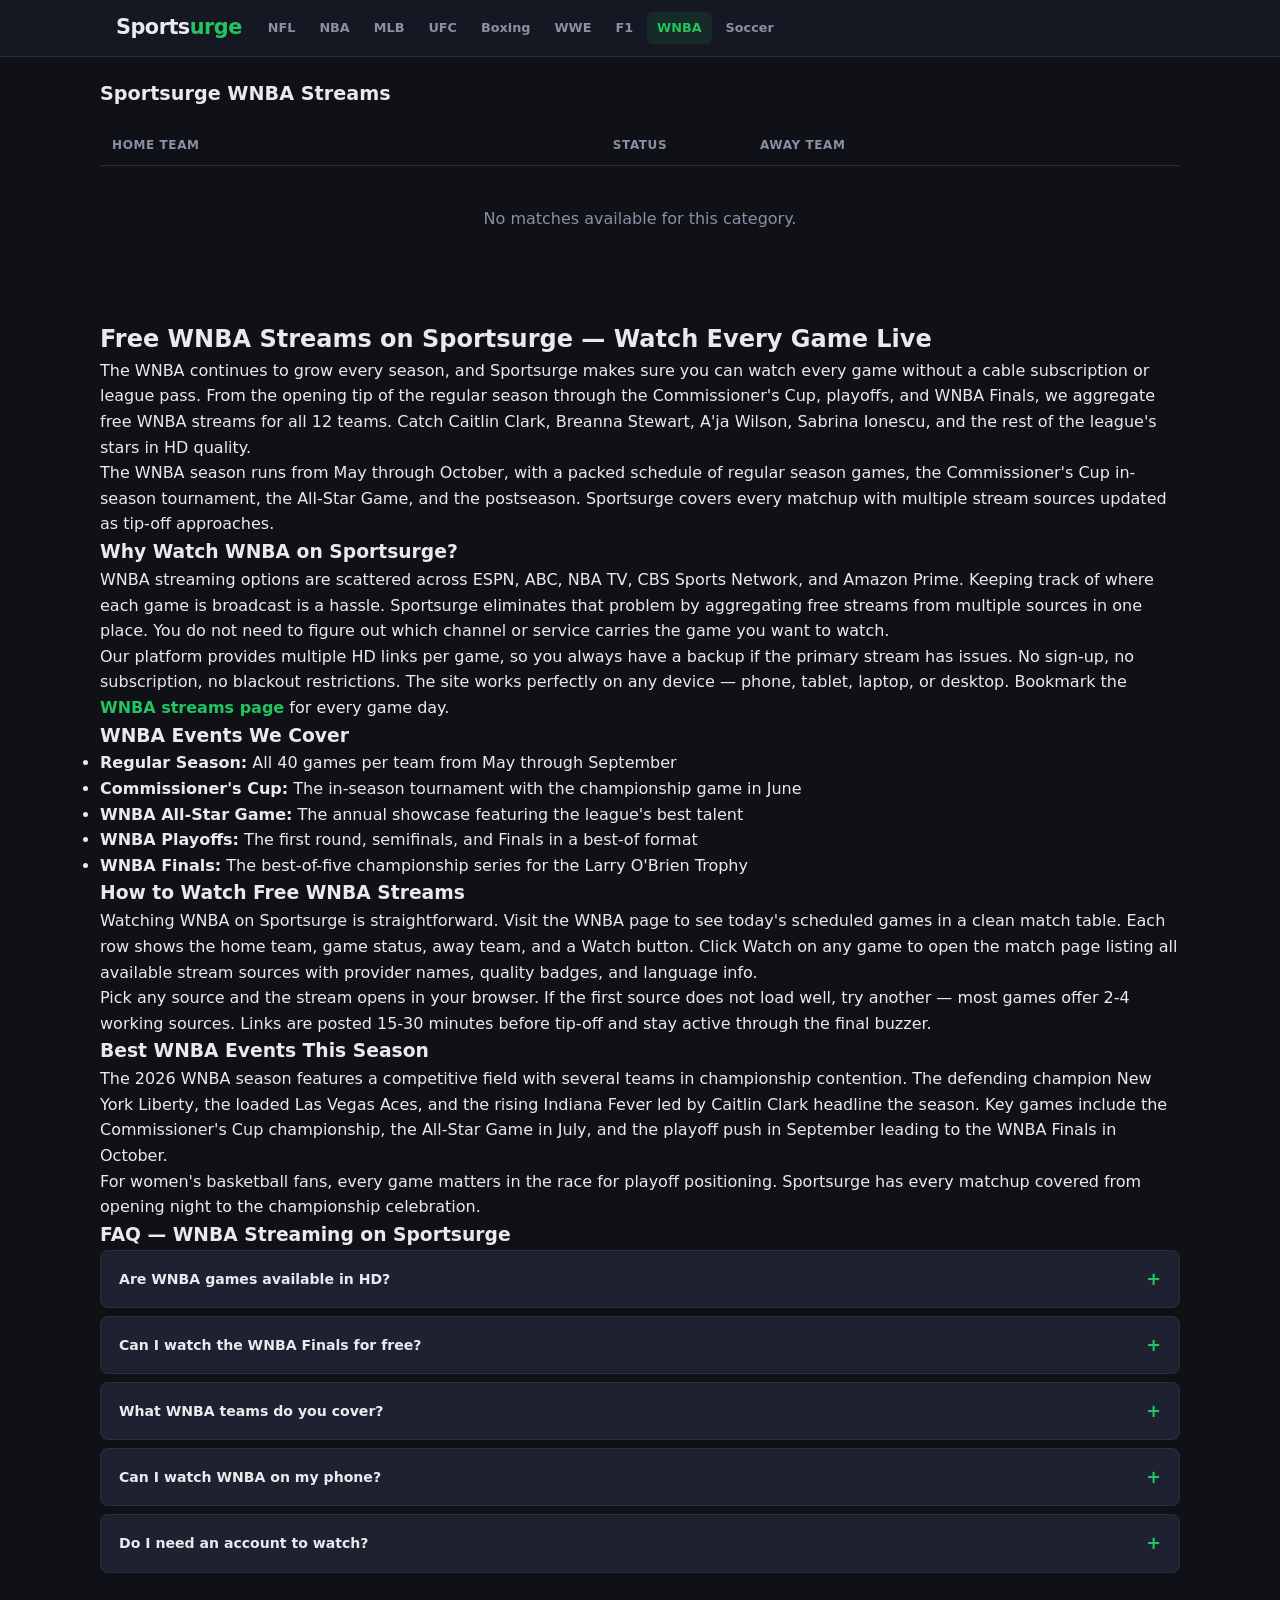
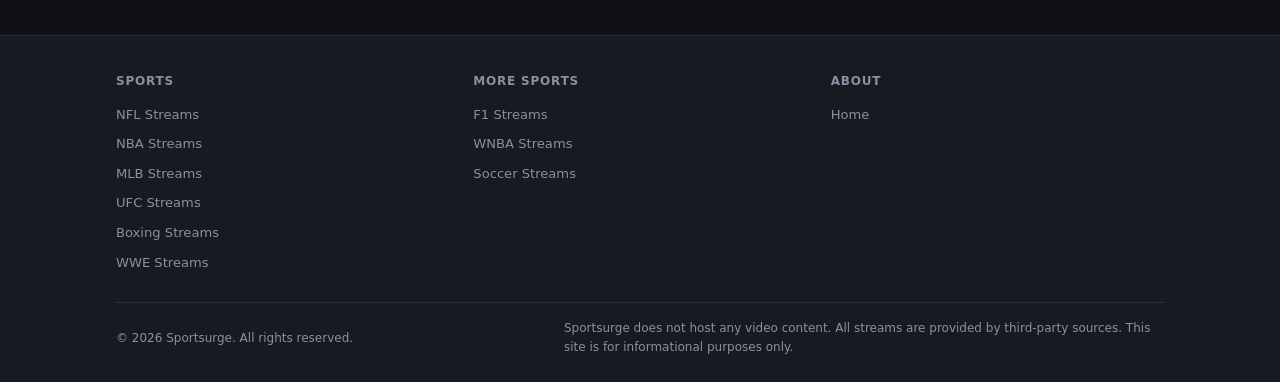
<file: wnba/index.html>
﻿<!DOCTYPE html>
<html lang="en">
<head>
  <meta charset="utf-8" />
  <meta name="viewport" content="width=device-width, initial-scale=1.0">
  <title>WNBA Streams Free — Watch WNBA Live Online | Sportsurge</title>
  <meta name="description" content="Watch free WNBA streams on Sportsurge. Full season, Commissioner's Cup, All-Star Game, playoffs, and Finals. All 12 teams, no sign-up.">
  <meta name="robots" content="index, follow, max-snippet:-1, max-image-preview:large, max-video-preview:-1">
  <link rel="canonical" href="https://sportsurge.shop/wnba/">
    <link rel="icon" type="image/png" href="/favicon.png">

  <meta property="og:type" content="website">
  <meta property="og:url" content="https://sportsurge.shop/wnba/">
  <meta property="og:site_name" content="Sportsurge">
  <meta property="og:title" content="WNBA Streams Free — Watch WNBA Live Online | Sportsurge">
  <meta property="og:description" content="Watch free WNBA streams on Sportsurge. Full season, Commissioner's Cup, playoffs, and WNBA Finals. No subscription needed.">
  <meta name="twitter:title" content="WNBA Streams Free — Watch WNBA Live Online | Sportsurge">
  <meta name="twitter:description" content="Watch free WNBA streams on Sportsurge. Full season, Commissioner's Cup, playoffs, and WNBA Finals. No subscription needed.">
  

  <style>
    *,*::before,*::after{box-sizing:border-box;margin:0;padding:0}
    :root{--bg:#0f1117;--surface:#171a23;--card:#1e2230;--border:#2a2e3d;--primary:#22c55e;--accent:#ef4444;--gold:#f7c948;--text:#e8eaed;--muted:#8b8fa3;--radius:8px}
    html{scroll-behavior:smooth;overflow-y:scroll}
    body{background:var(--bg);color:var(--text);font-family:system-ui,-apple-system,'Segoe UI',Roboto,sans-serif;line-height:1.6;min-height:100vh}
    a{color:var(--primary);text-decoration:none}
    a:hover{text-decoration:underline}
    img{max-width:100%;display:block}
    .container{max-width:1080px;margin:0 auto;padding:0 16px}
    .sr-only{position:absolute;width:1px;height:1px;padding:0;margin:-1px;overflow:hidden;clip:rect(0,0,0,0);white-space:nowrap;border:0}

    nav{background:rgba(23,26,35,.95);backdrop-filter:blur(12px);border-bottom:1px solid var(--border);position:sticky;top:0;z-index:100}
    .nav-inner{display:flex;align-items:center;height:56px;gap:8px}
    .logo{font-size:1.3rem;font-weight:900;letter-spacing:-.5px;color:var(--text);white-space:nowrap}
    .logo span{color:var(--primary)}
    .nav-toggle{display:none}
    .nav-hamburger{display:none;font-size:1.5rem;color:var(--text);cursor:pointer;padding:4px 8px;user-select:none;margin-left:auto}
    .nav-scroll{display:flex;gap:4px;overflow-x:auto;flex:1;scrollbar-width:none;-ms-overflow-style:none;padding:0 8px}
    .nav-scroll::-webkit-scrollbar{display:none}
    .nav-link{color:var(--muted);font-size:.8rem;font-weight:600;padding:6px 10px;border-radius:6px;white-space:nowrap;transition:color .15s,background .15s}
    .nav-link:hover{color:var(--text);background:rgba(255,255,255,.06);text-decoration:none}
    .nav-link.active{color:var(--primary);background:rgba(34,197,94,.1)}
    @media(max-width:767px){.nav-hamburger{display:block}.nav-scroll{display:none;flex-direction:column;position:absolute;top:56px;left:0;right:0;background:var(--surface);border-bottom:1px solid var(--border);padding:8px 16px;gap:0}.nav-link{padding:10px 8px;border-bottom:1px solid var(--border);border-radius:0}.nav-link:last-child{border-bottom:none}#nav-toggle:checked~.nav-scroll{display:flex}}

    .hero{background:linear-gradient(135deg,var(--card),transparent);padding:46px 0 38px;text-align:center}
    .hero h1{font-size:clamp(1.6rem,4vw,2.8rem);font-weight:900;line-height:1.2;margin-bottom:12px;letter-spacing:-1px}
    .hero h1 em{font-style:normal;color:var(--primary)}
    .hero p{max-width:600px;margin:0 auto 24px;font-size:.95rem;color:var(--muted)}
    .hero-badge{display:inline-flex;align-items:center;gap:6px;background:rgba(34,197,94,.1);border:1px solid rgba(34,197,94,.25);color:var(--primary);padding:4px 12px;border-radius:20px;font-size:.75rem;font-weight:600;margin-bottom:16px}

    .search-wrap{max-width:640px;margin:20px auto 32px;position:relative}
    .search-input{width:100%;padding:12px 16px 12px 42px;border-radius:var(--radius);border:1px solid var(--border);background:var(--surface);color:var(--text);font-size:.95rem;outline:none;transition:border-color .2s}
    .search-input:focus{border-color:var(--primary)}
    .search-input::placeholder{color:var(--muted)}
    .search-icon{position:absolute;left:14px;top:50%;transform:translateY(-50%);color:var(--muted);font-size:1.1rem;pointer-events:none}
    .search-dropdown{position:absolute;top:100%;left:0;right:0;background:var(--surface);border:1px solid var(--border);border-radius:var(--radius);max-height:360px;overflow-y:auto;display:none;z-index:50;margin-top:4px}
    .search-dropdown.open{display:block}
    .search-item{padding:10px 14px;cursor:pointer;display:flex;align-items:center;gap:10px;border-bottom:1px solid var(--border);transition:background .15s}
    .search-item:last-child{border-bottom:none}
    .search-item:hover{background:rgba(255,255,255,.04)}
    .search-item-teams{flex:1;font-size:.85rem}
    .search-item-teams strong{font-weight:600;color:var(--text)}
    .search-item-meta{font-size:.75rem;color:var(--muted);text-align:right;white-space:nowrap}
    .search-item .cat-tag{font-size:.7rem;padding:2px 8px;border-radius:10px;background:rgba(34,197,94,.1);color:var(--primary)}

    .section{padding:22px 0}
    .section-title{font-size:1.2rem;font-weight:800;margin-bottom:16px;display:flex;align-items:center;gap:10px}
    .section-title span{color:var(--primary)}

    .match-table{width:100%;border-collapse:collapse;table-layout:fixed}
    .match-table th{padding:10px 12px;text-align:left;font-size:.75rem;font-weight:700;text-transform:uppercase;letter-spacing:.6px;color:var(--muted);border-bottom:1px solid var(--border)}
    .match-table th:nth-child(1),.match-row td:nth-child(1){width:40%}
    .match-table th:nth-child(2),.match-row td:nth-child(2){width:20%;text-align:center}
    .match-table th:nth-child(3),.match-row td:nth-child(3){width:calc(40% - 30px)}
    .match-table th:nth-child(4),.match-row td:nth-child(4){width:30px;text-align:center}
    .match-row{cursor:pointer;transition:background .15s}
    .match-row:hover{background:rgba(255,255,255,.04)}
    .match-row td{padding:10px 12px;height:56px;border-bottom:1px solid rgba(255,255,255,.04);vertical-align:middle}
    .skel td{padding:10px 12px;height:56px;background:linear-gradient(90deg,var(--card) 25%,rgba(255,255,255,.04) 50%,var(--card) 75%);background-size:200% 100%;animation:shimmer 1.5s infinite}
    @keyframes shimmer{0%{background-position:200% 0}100%{background-position:-200% 0}}
    .team-cell{display:flex;align-items:center;gap:8px}
    .team-cell img{width:22px;height:22px;border-radius:50%;flex-shrink:0;object-fit:contain}
    .team-cell .name{font-size:.85rem;font-weight:600}
    .status-cell{text-align:center}
    .status-live{color:var(--accent);font-weight:800;font-size:.85rem}
    .status-time{color:var(--text);font-size:.85rem;font-weight:600}
    .status-sub{color:var(--muted);font-size:.75rem;font-weight:400}
    .cat-tag{display:inline-block;font-size:.7rem;padding:2px 10px;border-radius:10px;background:rgba(34,197,94,.1);color:var(--primary);font-weight:600;margin-top:3px}
    .nav-icon{text-align:center;color:var(--muted);font-size:1.3rem;transition:transform .2s;line-height:1}
    .match-row:hover .nav-icon{transform:translateX(3px);color:var(--primary)}
    @media(max-width:599px){.match-table th{padding:6px 4px;font-size:.68rem}.match-row td,.skel td{padding:6px 4px;height:48px}.team-cell img{width:18px;height:18px}.team-cell .name{font-size:.78rem}.status-live,.status-time{font-size:.75rem}.match-table th:nth-child(1),.match-row td:nth-child(1){width:35%;overflow:hidden;text-overflow:ellipsis;white-space:nowrap}.match-table th:nth-child(2),.match-row td:nth-child(2){width:20%}.match-table th:nth-child(3),.match-row td:nth-child(3){width:calc(35% - 20px);overflow:hidden;text-overflow:ellipsis;white-space:nowrap}.match-table th:nth-child(4),.match-row td:nth-child(4){width:20px;text-align:center}}

    details{background:var(--card);border:1px solid var(--border);border-radius:var(--radius);overflow:hidden;margin-bottom:8px}
    details[open]{border-color:var(--primary)}
    summary{padding:14px 18px;font-weight:700;font-size:.88rem;cursor:pointer;list-style:none;display:flex;justify-content:space-between;align-items:center;user-select:none}
    summary::-webkit-details-marker{display:none}
    summary::after{content:'+';color:var(--primary);font-size:1.1rem;transition:transform .2s}
    details[open] summary::after{transform:rotate(45deg)}
    .faq-body{padding:0 18px 16px;color:var(--muted);font-size:.84rem;line-height:1.7}

    footer{background:var(--surface);border-top:1px solid var(--border);padding:36px 0 24px;margin-top:32px}
    .footer-inner{display:grid;grid-template-columns:repeat(auto-fit,minmax(150px,1fr));gap:24px;margin-bottom:24px}
    .footer-col h4{font-size:.75rem;font-weight:700;text-transform:uppercase;letter-spacing:.8px;color:var(--muted);margin-bottom:10px}
    .footer-col ul{list-style:none}
    .footer-col li{margin-bottom:4px}
    .footer-col a{font-size:.82rem;color:var(--muted);transition:color .15s}
    .footer-col a:hover{color:var(--primary);text-decoration:none}
    .footer-bottom{border-top:1px solid var(--border);padding-top:16px;display:flex;justify-content:space-between;align-items:center;flex-wrap:wrap;gap:8px}
    .footer-bottom p{font-size:.75rem;color:var(--muted)}
    .disclaimer{font-size:.72rem;color:var(--muted);max-width:600px}

    .page-section{display:none}
    .page-section.active{display:block}

    .match-detail-header{text-align:center;padding:32px 0}
    .match-detail-header .teams{display:flex;justify-content:center;align-items:center;gap:20px;margin-bottom:16px}
    .match-detail-header .team{display:flex;flex-direction:column;align-items:center;gap:6px}
    .match-detail-header .team img{width:48px;height:48px;border-radius:50%;object-fit:contain}
    .match-detail-header .team .tname{font-size:1rem;font-weight:700}
    .match-detail-header .vs{color:var(--muted);font-size:.85rem;font-weight:600}
    .match-detail-header .meta{color:var(--muted);font-size:.85rem;display:flex;gap:16px;justify-content:center;flex-wrap:wrap}
    .match-detail-header .meta span{display:flex;align-items:center;gap:4px}

    .sources-grid{display:grid;grid-template-columns:repeat(auto-fill,minmax(200px,1fr));gap:12px;margin-top:16px}
    .source-card{background:var(--card);border:1px solid var(--border);border-radius:var(--radius);padding:16px;text-align:center;transition:border-color .2s}
    .source-card:hover{border-color:var(--primary)}
    .source-card .sname{font-weight:700;font-size:.9rem}
    .source-card .sinfo{font-size:.78rem;color:var(--muted);margin:4px 0 8px}
    .source-card .sviewers{font-size:.72rem;color:var(--muted)}
    .source-card .watch-btn{display:inline-block;margin-top:8px;background:var(--primary);color:#000;padding:8px 20px;border-radius:6px;font-weight:700;font-size:.82rem;transition:opacity .15s}
    .source-card .watch-btn:hover{opacity:.85;text-decoration:none}

  </style>
</head>
<body>

  <nav>
    <div class="container nav-inner">
      <a href="/" class="logo">Sports<span>urge</span></a>
      <input type="checkbox" id="nav-toggle" class="nav-toggle">
      <label for="nav-toggle" class="nav-hamburger">&#9776;</label>
      <div class="nav-scroll" id="nav-links">
        <a href="/nfl/" class="nav-link" data-cat="nfl">NFL</a>
        <a href="/nba/" class="nav-link" data-cat="nba">NBA</a>
        <a href="/mlb/" class="nav-link" data-cat="mlb">MLB</a>
        <a href="/ufc/" class="nav-link" data-cat="ufc">UFC</a>
        <a href="/boxing/" class="nav-link" data-cat="boxing">Boxing</a>
        <a href="/wwe/" class="nav-link" data-cat="wwe">WWE</a>
        <a href="/f1/" class="nav-link" data-cat="f1">F1</a>
        <a href="/wnba/" class="nav-link" data-cat="wnba">WNBA</a>
        <a href="/soccer/" class="nav-link" data-cat="soccer">Soccer</a>
      </div>
    </div>
  </nav>
<main>
  <div id="page-home" class="page-section"></div>

  <div id="page-category" class="page-section active">
    <div class="container section">
      <h1 class="section-title" id="cat-title">Sportsurge WNBA Streams</h1>
        <table class="match-table" id="cat-table">
          <thead>
            <tr>
              <th>Home Team</th>
              <th>Status</th>
              <th>Away Team</th>
              <th></th>
            </tr>
          </thead>
          <tbody id="cat-tbody">            <tr class="skel"><td></td><td></td><td></td><td></td></tr>
            <tr class="skel"><td></td><td></td><td></td><td></td></tr>
            <tr class="skel"><td></td><td></td><td></td><td></td></tr>
            <tr class="skel"><td></td><td></td><td></td><td></td></tr>
            <tr class="skel"><td></td><td></td><td></td><td></td></tr>
            <tr class="skel"><td></td><td></td><td></td><td></td></tr>
            <tr class="skel"><td></td><td></td><td></td><td></td></tr>
            <tr class="skel"><td></td><td></td><td></td><td></td></tr>
            <tr class="skel"><td></td><td></td><td></td><td></td></tr>
            <tr class="skel"><td></td><td></td><td></td><td></td></tr>          </tbody>
        </table>
        <div class="seo-content" style="margin-top:48px">
          <h2>Free WNBA Streams on Sportsurge — Watch Every Game Live</h2>
          <p>The WNBA continues to grow every season, and Sportsurge makes sure you can watch every game without a cable subscription or league pass. From the opening tip of the regular season through the Commissioner's Cup, playoffs, and WNBA Finals, we aggregate free WNBA streams for all 12 teams. Catch Caitlin Clark, Breanna Stewart, A'ja Wilson, Sabrina Ionescu, and the rest of the league's stars in HD quality.</p>
          <p>The WNBA season runs from May through October, with a packed schedule of regular season games, the Commissioner's Cup in-season tournament, the All-Star Game, and the postseason. Sportsurge covers every matchup with multiple stream sources updated as tip-off approaches.</p>

          <h3>Why Watch WNBA on Sportsurge?</h3>
          <p>WNBA streaming options are scattered across ESPN, ABC, NBA TV, CBS Sports Network, and Amazon Prime. Keeping track of where each game is broadcast is a hassle. Sportsurge eliminates that problem by aggregating free streams from multiple sources in one place. You do not need to figure out which channel or service carries the game you want to watch.</p>
          <p>Our platform provides multiple HD links per game, so you always have a backup if the primary stream has issues. No sign-up, no subscription, no blackout restrictions. The site works perfectly on any device — phone, tablet, laptop, or desktop. Bookmark the <a href="/wnba/" style="color:var(--primary);font-weight:600">WNBA streams page</a> for every game day.</p>

          <h3>WNBA Events We Cover</h3>
          <ul>
            <li><strong>Regular Season:</strong> All 40 games per team from May through September</li>
            <li><strong>Commissioner's Cup:</strong> The in-season tournament with the championship game in June</li>
            <li><strong>WNBA All-Star Game:</strong> The annual showcase featuring the league's best talent</li>
            <li><strong>WNBA Playoffs:</strong> The first round, semifinals, and Finals in a best-of format</li>
            <li><strong>WNBA Finals:</strong> The best-of-five championship series for the Larry O'Brien Trophy</li>
          </ul>

          <h3>How to Watch Free WNBA Streams</h3>
          <p>Watching WNBA on Sportsurge is straightforward. Visit the WNBA page to see today's scheduled games in a clean match table. Each row shows the home team, game status, away team, and a Watch button. Click Watch on any game to open the match page listing all available stream sources with provider names, quality badges, and language info.</p>
          <p>Pick any source and the stream opens in your browser. If the first source does not load well, try another — most games offer 2-4 working sources. Links are posted 15-30 minutes before tip-off and stay active through the final buzzer.</p>

          <h3>Best WNBA Events This Season</h3>
          <p>The 2026 WNBA season features a competitive field with several teams in championship contention. The defending champion New York Liberty, the loaded Las Vegas Aces, and the rising Indiana Fever led by Caitlin Clark headline the season. Key games include the Commissioner's Cup championship, the All-Star Game in July, and the playoff push in September leading to the WNBA Finals in October.</p>
          <p>For women's basketball fans, every game matters in the race for playoff positioning. Sportsurge has every matchup covered from opening night to the championship celebration.</p>

          <h3>FAQ — WNBA Streaming on Sportsurge</h3>
          <details>
            <summary>Are WNBA games available in HD?</summary>
            <div class="faq-body">Yes, most WNBA streams are in 720p or 1080p HD quality. Multiple sources per game let you choose the best quality option.</div>
          </details>
          <details>
            <summary>Can I watch the WNBA Finals for free?</summary>
            <div class="faq-body">Absolutely. Every game of the WNBA Finals is streamed free on Sportsurge with multiple backup links and HD quality.</div>
          </details>
          <details>
            <summary>What WNBA teams do you cover?</summary>
            <div class="faq-body">All 12 teams: Liberty, Aces, Fever, Storm, Sun, Lynx, Wings, Mercury, Sky, Dream, Mystics, and Sparks.</div>
          </details>
          <details>
            <summary>Can I watch WNBA on my phone?</summary>
            <div class="faq-body">Yes, Sportsurge is fully mobile-friendly. WNBA streams work on any device with a browser and internet connection.</div>
          </details>
          <details>
            <summary>Do I need an account to watch?</summary>
            <div class="faq-body">No account, no sign-up, no payment needed. Just visit the WNBA page, find your game, and click to watch.</div>
          </details>
        </div>
    </div>
  </div>

  <div id="page-match" class="page-section">
    <div class="container section">
      <div id="match-detail-content">
        <div style="text-align:center;padding:40px;color:var(--muted)">Loading match details...</div>
      </div>
    </div>
  </div>
</main>
<footer>
    <div class="container">
      <div class="footer-inner">
        <div class="footer-col">
          <h4>Sports</h4>
          <ul>
            <li><a href="/nfl/">NFL Streams</a></li>
            <li><a href="/nba/">NBA Streams</a></li>
            <li><a href="/mlb/">MLB Streams</a></li>
            <li><a href="/ufc/">UFC Streams</a></li>
            <li><a href="/boxing/">Boxing Streams</a></li>
            <li><a href="/wwe/">WWE Streams</a></li>
          </ul>
        </div>
        <div class="footer-col">
          <h4>More Sports</h4>
          <ul>
            <li><a href="/f1/">F1 Streams</a></li>
            <li><a href="/wnba/">WNBA Streams</a></li>
            <li><a href="/soccer/">Soccer Streams</a></li>
          </ul>
        </div>
        <div class="footer-col">
          <h4>About</h4>
          <ul>
            <li><a href="/">Home</a></li>
          </ul>
        </div>
      </div>
      <div class="footer-bottom">
        <p>&copy; 2026 Sportsurge. All rights reserved.</p>
        <p class="disclaimer">Sportsurge does not host any video content. All streams are provided by third-party sources. This site is for informational purposes only.</p>
      </div>
    </div>
  </footer>

  <script defer src="../js/api.js"></script>
  <script defer src="../js/categories.js"></script>
  <script defer src="../js/search.js"></script>
  <script defer src="../js/app.js"></script>
</body>
</html>
</file>
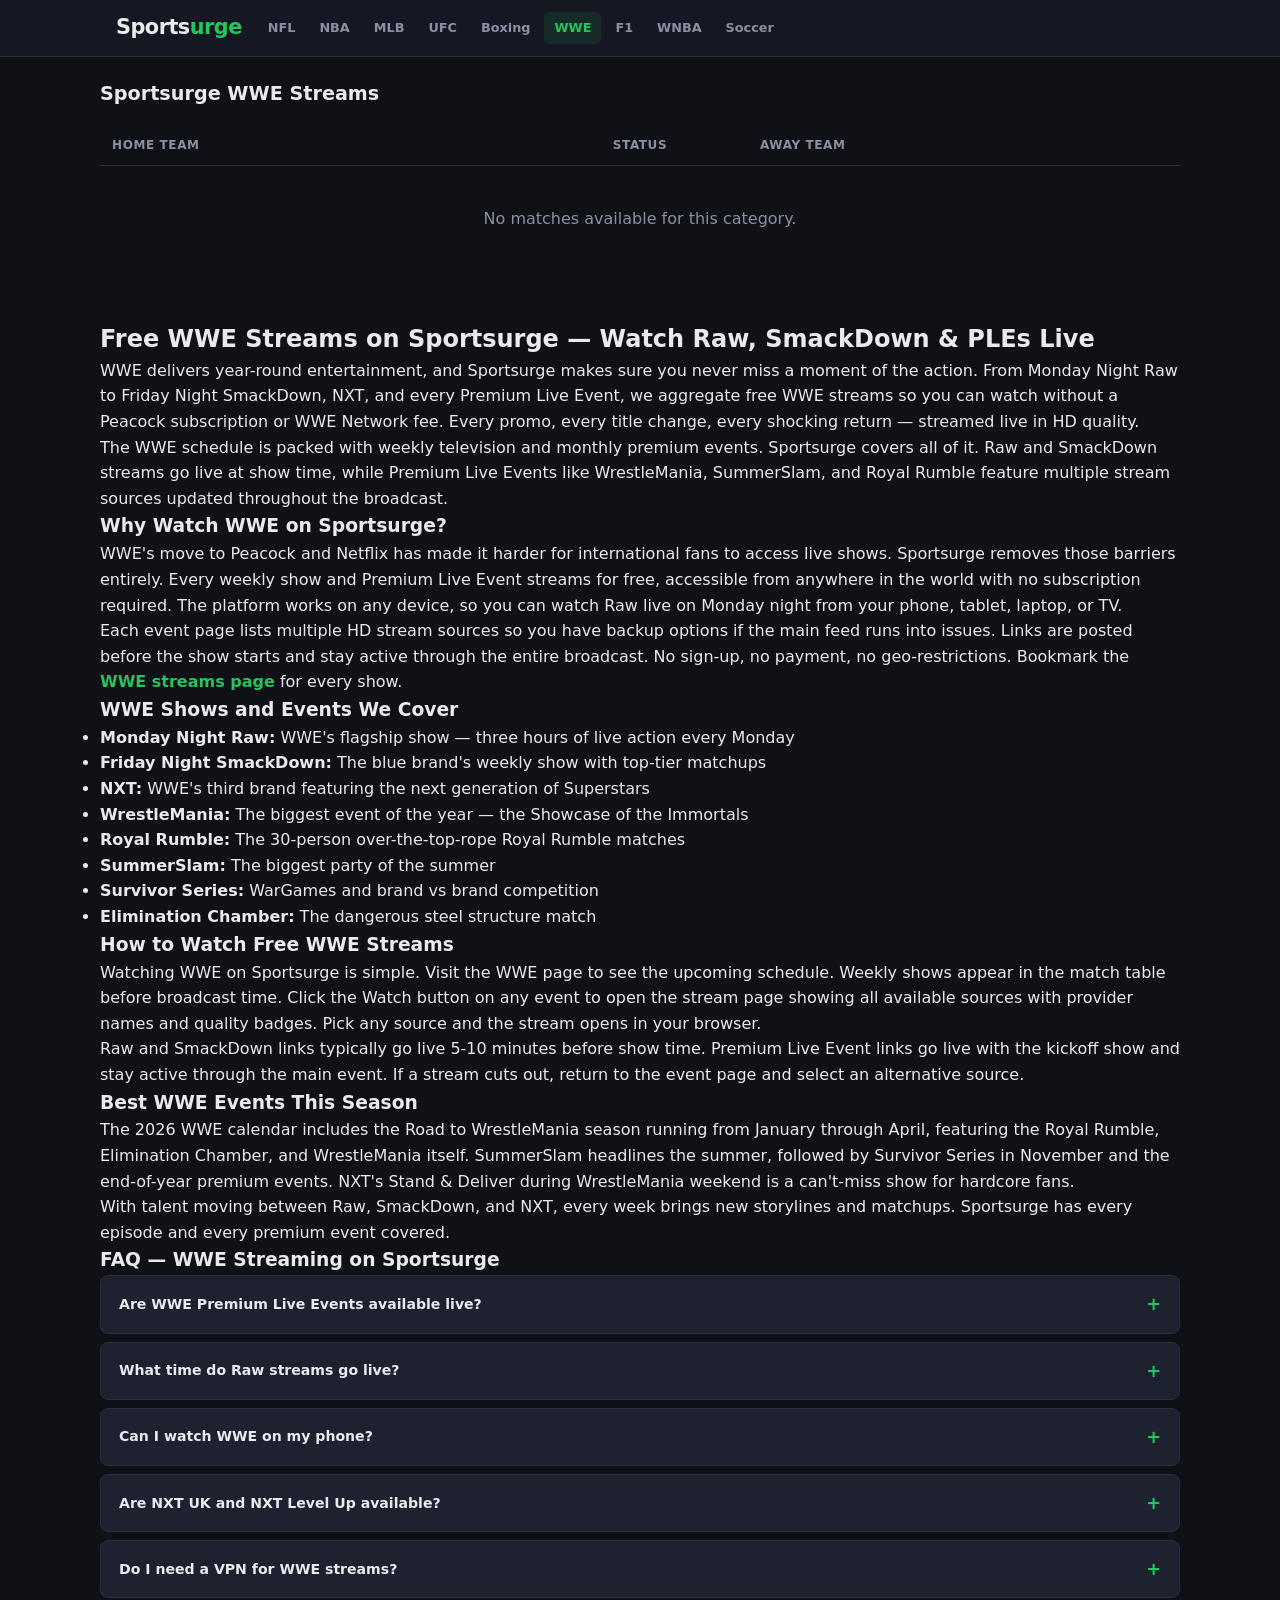
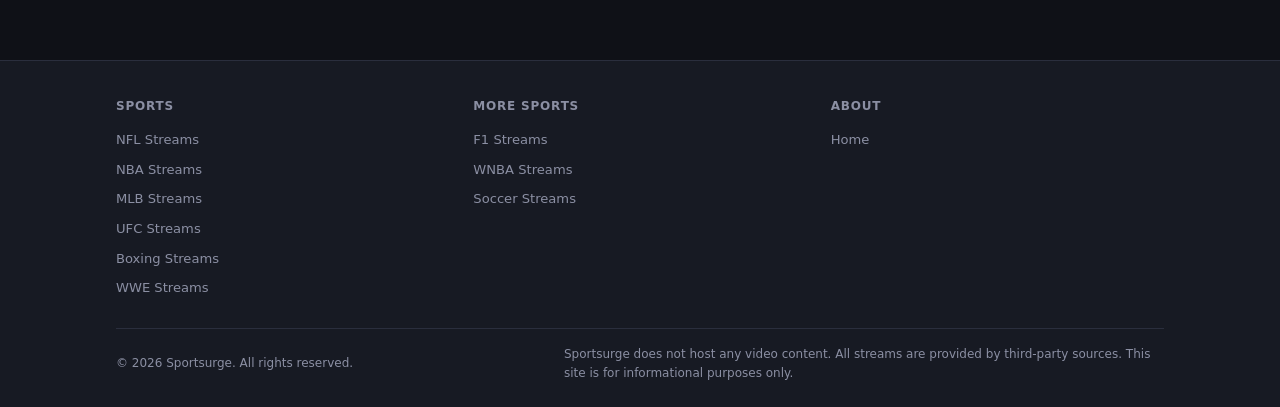
<file: wwe/index.html>
﻿<!DOCTYPE html>
<html lang="en">
<head>
  <meta charset="utf-8" />
  <meta name="viewport" content="width=device-width, initial-scale=1.0">
  <title>WWE Streams Free — Watch WWE Raw & SmackDown Online | Sportsurge</title>
  <meta name="description" content="Watch free WWE streams on Sportsurge. Raw, SmackDown, NXT, and Premium Live Events. No Peacock subscription needed.">
  <meta name="robots" content="index, follow, max-snippet:-1, max-image-preview:large, max-video-preview:-1">
  <link rel="canonical" href="https://sportsurge.shop/wwe/">
    <link rel="icon" type="image/png" href="/favicon.png">

  <meta property="og:type" content="website">
  <meta property="og:url" content="https://sportsurge.shop/wwe/">
  <meta property="og:site_name" content="Sportsurge">
  <meta property="og:title" content="WWE Streams Free — Watch WWE Raw & SmackDown Online | Sportsurge">
  <meta property="og:description" content="Watch free WWE streams on Sportsurge. Raw, SmackDown, NXT, WrestleMania, SummerSlam. No subscription required.">
  <meta name="twitter:title" content="WWE Streams Free — Watch WWE Raw & SmackDown Online | Sportsurge">
  <meta name="twitter:description" content="Watch free WWE streams on Sportsurge. Raw, SmackDown, NXT, WrestleMania, SummerSlam. No subscription required.">
  

  <style>
    *,*::before,*::after{box-sizing:border-box;margin:0;padding:0}
    :root{--bg:#0f1117;--surface:#171a23;--card:#1e2230;--border:#2a2e3d;--primary:#22c55e;--accent:#ef4444;--gold:#f7c948;--text:#e8eaed;--muted:#8b8fa3;--radius:8px}
    html{scroll-behavior:smooth;overflow-y:scroll}
    body{background:var(--bg);color:var(--text);font-family:system-ui,-apple-system,'Segoe UI',Roboto,sans-serif;line-height:1.6;min-height:100vh}
    a{color:var(--primary);text-decoration:none}
    a:hover{text-decoration:underline}
    img{max-width:100%;display:block}
    .container{max-width:1080px;margin:0 auto;padding:0 16px}
    .sr-only{position:absolute;width:1px;height:1px;padding:0;margin:-1px;overflow:hidden;clip:rect(0,0,0,0);white-space:nowrap;border:0}

    nav{background:rgba(23,26,35,.95);backdrop-filter:blur(12px);border-bottom:1px solid var(--border);position:sticky;top:0;z-index:100}
    .nav-inner{display:flex;align-items:center;height:56px;gap:8px}
    .logo{font-size:1.3rem;font-weight:900;letter-spacing:-.5px;color:var(--text);white-space:nowrap}
    .logo span{color:var(--primary)}
    .nav-toggle{display:none}
    .nav-hamburger{display:none;font-size:1.5rem;color:var(--text);cursor:pointer;padding:4px 8px;user-select:none;margin-left:auto}
    .nav-scroll{display:flex;gap:4px;overflow-x:auto;flex:1;scrollbar-width:none;-ms-overflow-style:none;padding:0 8px}
    .nav-scroll::-webkit-scrollbar{display:none}
    .nav-link{color:var(--muted);font-size:.8rem;font-weight:600;padding:6px 10px;border-radius:6px;white-space:nowrap;transition:color .15s,background .15s}
    .nav-link:hover{color:var(--text);background:rgba(255,255,255,.06);text-decoration:none}
    .nav-link.active{color:var(--primary);background:rgba(34,197,94,.1)}
    @media(max-width:767px){.nav-hamburger{display:block}.nav-scroll{display:none;flex-direction:column;position:absolute;top:56px;left:0;right:0;background:var(--surface);border-bottom:1px solid var(--border);padding:8px 16px;gap:0}.nav-link{padding:10px 8px;border-bottom:1px solid var(--border);border-radius:0}.nav-link:last-child{border-bottom:none}#nav-toggle:checked~.nav-scroll{display:flex}}

    .hero{background:linear-gradient(135deg,var(--card),transparent);padding:46px 0 38px;text-align:center}
    .hero h1{font-size:clamp(1.6rem,4vw,2.8rem);font-weight:900;line-height:1.2;margin-bottom:12px;letter-spacing:-1px}
    .hero h1 em{font-style:normal;color:var(--primary)}
    .hero p{max-width:600px;margin:0 auto 24px;font-size:.95rem;color:var(--muted)}
    .hero-badge{display:inline-flex;align-items:center;gap:6px;background:rgba(34,197,94,.1);border:1px solid rgba(34,197,94,.25);color:var(--primary);padding:4px 12px;border-radius:20px;font-size:.75rem;font-weight:600;margin-bottom:16px}

    .search-wrap{max-width:640px;margin:20px auto 32px;position:relative}
    .search-input{width:100%;padding:12px 16px 12px 42px;border-radius:var(--radius);border:1px solid var(--border);background:var(--surface);color:var(--text);font-size:.95rem;outline:none;transition:border-color .2s}
    .search-input:focus{border-color:var(--primary)}
    .search-input::placeholder{color:var(--muted)}
    .search-icon{position:absolute;left:14px;top:50%;transform:translateY(-50%);color:var(--muted);font-size:1.1rem;pointer-events:none}
    .search-dropdown{position:absolute;top:100%;left:0;right:0;background:var(--surface);border:1px solid var(--border);border-radius:var(--radius);max-height:360px;overflow-y:auto;display:none;z-index:50;margin-top:4px}
    .search-dropdown.open{display:block}
    .search-item{padding:10px 14px;cursor:pointer;display:flex;align-items:center;gap:10px;border-bottom:1px solid var(--border);transition:background .15s}
    .search-item:last-child{border-bottom:none}
    .search-item:hover{background:rgba(255,255,255,.04)}
    .search-item-teams{flex:1;font-size:.85rem}
    .search-item-teams strong{font-weight:600;color:var(--text)}
    .search-item-meta{font-size:.75rem;color:var(--muted);text-align:right;white-space:nowrap}
    .search-item .cat-tag{font-size:.7rem;padding:2px 8px;border-radius:10px;background:rgba(34,197,94,.1);color:var(--primary)}

    .section{padding:22px 0}
    .section-title{font-size:1.2rem;font-weight:800;margin-bottom:16px;display:flex;align-items:center;gap:10px}
    .section-title span{color:var(--primary)}

    .match-table{width:100%;border-collapse:collapse;table-layout:fixed}
    .match-table th{padding:10px 12px;text-align:left;font-size:.75rem;font-weight:700;text-transform:uppercase;letter-spacing:.6px;color:var(--muted);border-bottom:1px solid var(--border)}
    .match-table th:nth-child(1),.match-row td:nth-child(1){width:40%}
    .match-table th:nth-child(2),.match-row td:nth-child(2){width:20%;text-align:center}
    .match-table th:nth-child(3),.match-row td:nth-child(3){width:calc(40% - 30px)}
    .match-table th:nth-child(4),.match-row td:nth-child(4){width:30px;text-align:center}
    .match-row{cursor:pointer;transition:background .15s}
    .match-row:hover{background:rgba(255,255,255,.04)}
    .match-row td{padding:10px 12px;height:56px;border-bottom:1px solid rgba(255,255,255,.04);vertical-align:middle}
    .skel td{padding:10px 12px;height:56px;background:linear-gradient(90deg,var(--card) 25%,rgba(255,255,255,.04) 50%,var(--card) 75%);background-size:200% 100%;animation:shimmer 1.5s infinite}
    @keyframes shimmer{0%{background-position:200% 0}100%{background-position:-200% 0}}
    .team-cell{display:flex;align-items:center;gap:8px}
    .team-cell img{width:22px;height:22px;border-radius:50%;flex-shrink:0;object-fit:contain}
    .team-cell .name{font-size:.85rem;font-weight:600}
    .status-cell{text-align:center}
    .status-live{color:var(--accent);font-weight:800;font-size:.85rem}
    .status-time{color:var(--text);font-size:.85rem;font-weight:600}
    .status-sub{color:var(--muted);font-size:.75rem;font-weight:400}
    .cat-tag{display:inline-block;font-size:.7rem;padding:2px 10px;border-radius:10px;background:rgba(34,197,94,.1);color:var(--primary);font-weight:600;margin-top:3px}
    .nav-icon{text-align:center;color:var(--muted);font-size:1.3rem;transition:transform .2s;line-height:1}
    .match-row:hover .nav-icon{transform:translateX(3px);color:var(--primary)}
    @media(max-width:599px){.match-table th{padding:6px 4px;font-size:.68rem}.match-row td,.skel td{padding:6px 4px;height:48px}.team-cell img{width:18px;height:18px}.team-cell .name{font-size:.78rem}.status-live,.status-time{font-size:.75rem}.match-table th:nth-child(1),.match-row td:nth-child(1){width:35%;overflow:hidden;text-overflow:ellipsis;white-space:nowrap}.match-table th:nth-child(2),.match-row td:nth-child(2){width:20%}.match-table th:nth-child(3),.match-row td:nth-child(3){width:calc(35% - 20px);overflow:hidden;text-overflow:ellipsis;white-space:nowrap}.match-table th:nth-child(4),.match-row td:nth-child(4){width:20px;text-align:center}}

    details{background:var(--card);border:1px solid var(--border);border-radius:var(--radius);overflow:hidden;margin-bottom:8px}
    details[open]{border-color:var(--primary)}
    summary{padding:14px 18px;font-weight:700;font-size:.88rem;cursor:pointer;list-style:none;display:flex;justify-content:space-between;align-items:center;user-select:none}
    summary::-webkit-details-marker{display:none}
    summary::after{content:'+';color:var(--primary);font-size:1.1rem;transition:transform .2s}
    details[open] summary::after{transform:rotate(45deg)}
    .faq-body{padding:0 18px 16px;color:var(--muted);font-size:.84rem;line-height:1.7}

    footer{background:var(--surface);border-top:1px solid var(--border);padding:36px 0 24px;margin-top:32px}
    .footer-inner{display:grid;grid-template-columns:repeat(auto-fit,minmax(150px,1fr));gap:24px;margin-bottom:24px}
    .footer-col h4{font-size:.75rem;font-weight:700;text-transform:uppercase;letter-spacing:.8px;color:var(--muted);margin-bottom:10px}
    .footer-col ul{list-style:none}
    .footer-col li{margin-bottom:4px}
    .footer-col a{font-size:.82rem;color:var(--muted);transition:color .15s}
    .footer-col a:hover{color:var(--primary);text-decoration:none}
    .footer-bottom{border-top:1px solid var(--border);padding-top:16px;display:flex;justify-content:space-between;align-items:center;flex-wrap:wrap;gap:8px}
    .footer-bottom p{font-size:.75rem;color:var(--muted)}
    .disclaimer{font-size:.72rem;color:var(--muted);max-width:600px}

    .page-section{display:none}
    .page-section.active{display:block}

    .match-detail-header{text-align:center;padding:32px 0}
    .match-detail-header .teams{display:flex;justify-content:center;align-items:center;gap:20px;margin-bottom:16px}
    .match-detail-header .team{display:flex;flex-direction:column;align-items:center;gap:6px}
    .match-detail-header .team img{width:48px;height:48px;border-radius:50%;object-fit:contain}
    .match-detail-header .team .tname{font-size:1rem;font-weight:700}
    .match-detail-header .vs{color:var(--muted);font-size:.85rem;font-weight:600}
    .match-detail-header .meta{color:var(--muted);font-size:.85rem;display:flex;gap:16px;justify-content:center;flex-wrap:wrap}
    .match-detail-header .meta span{display:flex;align-items:center;gap:4px}

    .sources-grid{display:grid;grid-template-columns:repeat(auto-fill,minmax(200px,1fr));gap:12px;margin-top:16px}
    .source-card{background:var(--card);border:1px solid var(--border);border-radius:var(--radius);padding:16px;text-align:center;transition:border-color .2s}
    .source-card:hover{border-color:var(--primary)}
    .source-card .sname{font-weight:700;font-size:.9rem}
    .source-card .sinfo{font-size:.78rem;color:var(--muted);margin:4px 0 8px}
    .source-card .sviewers{font-size:.72rem;color:var(--muted)}
    .source-card .watch-btn{display:inline-block;margin-top:8px;background:var(--primary);color:#000;padding:8px 20px;border-radius:6px;font-weight:700;font-size:.82rem;transition:opacity .15s}
    .source-card .watch-btn:hover{opacity:.85;text-decoration:none}

  </style>
</head>
<body>

  <nav>
    <div class="container nav-inner">
      <a href="/" class="logo">Sports<span>urge</span></a>
      <input type="checkbox" id="nav-toggle" class="nav-toggle">
      <label for="nav-toggle" class="nav-hamburger">&#9776;</label>
      <div class="nav-scroll" id="nav-links">
        <a href="/nfl/" class="nav-link" data-cat="nfl">NFL</a>
        <a href="/nba/" class="nav-link" data-cat="nba">NBA</a>
        <a href="/mlb/" class="nav-link" data-cat="mlb">MLB</a>
        <a href="/ufc/" class="nav-link" data-cat="ufc">UFC</a>
        <a href="/boxing/" class="nav-link" data-cat="boxing">Boxing</a>
        <a href="/wwe/" class="nav-link" data-cat="wwe">WWE</a>
        <a href="/f1/" class="nav-link" data-cat="f1">F1</a>
        <a href="/wnba/" class="nav-link" data-cat="wnba">WNBA</a>
        <a href="/soccer/" class="nav-link" data-cat="soccer">Soccer</a>
      </div>
    </div>
  </nav>
<main>
  <div id="page-home" class="page-section"></div>

  <div id="page-category" class="page-section active">
    <div class="container section">
      <h1 class="section-title" id="cat-title">Sportsurge WWE Streams</h1>
        <table class="match-table" id="cat-table">
          <thead>
            <tr>
              <th>Home Team</th>
              <th>Status</th>
              <th>Away Team</th>
              <th></th>
            </tr>
          </thead>
          <tbody id="cat-tbody">            <tr class="skel"><td></td><td></td><td></td><td></td></tr>
            <tr class="skel"><td></td><td></td><td></td><td></td></tr>
            <tr class="skel"><td></td><td></td><td></td><td></td></tr>
            <tr class="skel"><td></td><td></td><td></td><td></td></tr>
            <tr class="skel"><td></td><td></td><td></td><td></td></tr>
            <tr class="skel"><td></td><td></td><td></td><td></td></tr>
            <tr class="skel"><td></td><td></td><td></td><td></td></tr>
            <tr class="skel"><td></td><td></td><td></td><td></td></tr>
            <tr class="skel"><td></td><td></td><td></td><td></td></tr>
            <tr class="skel"><td></td><td></td><td></td><td></td></tr>          </tbody>
        </table>
        <div class="seo-content" style="margin-top:48px">
          <h2>Free WWE Streams on Sportsurge — Watch Raw, SmackDown & PLEs Live</h2>
          <p>WWE delivers year-round entertainment, and Sportsurge makes sure you never miss a moment of the action. From Monday Night Raw to Friday Night SmackDown, NXT, and every Premium Live Event, we aggregate free WWE streams so you can watch without a Peacock subscription or WWE Network fee. Every promo, every title change, every shocking return — streamed live in HD quality.</p>
          <p>The WWE schedule is packed with weekly television and monthly premium events. Sportsurge covers all of it. Raw and SmackDown streams go live at show time, while Premium Live Events like WrestleMania, SummerSlam, and Royal Rumble feature multiple stream sources updated throughout the broadcast.</p>

          <h3>Why Watch WWE on Sportsurge?</h3>
          <p>WWE's move to Peacock and Netflix has made it harder for international fans to access live shows. Sportsurge removes those barriers entirely. Every weekly show and Premium Live Event streams for free, accessible from anywhere in the world with no subscription required. The platform works on any device, so you can watch Raw live on Monday night from your phone, tablet, laptop, or TV.</p>
          <p>Each event page lists multiple HD stream sources so you have backup options if the main feed runs into issues. Links are posted before the show starts and stay active through the entire broadcast. No sign-up, no payment, no geo-restrictions. Bookmark the <a href="/wwe/" style="color:var(--primary);font-weight:600">WWE streams page</a> for every show.</p>

          <h3>WWE Shows and Events We Cover</h3>
          <ul>
            <li><strong>Monday Night Raw:</strong> WWE's flagship show — three hours of live action every Monday</li>
            <li><strong>Friday Night SmackDown:</strong> The blue brand's weekly show with top-tier matchups</li>
            <li><strong>NXT:</strong> WWE's third brand featuring the next generation of Superstars</li>
            <li><strong>WrestleMania:</strong> The biggest event of the year — the Showcase of the Immortals</li>
            <li><strong>Royal Rumble:</strong> The 30-person over-the-top-rope Royal Rumble matches</li>
            <li><strong>SummerSlam:</strong> The biggest party of the summer</li>
            <li><strong>Survivor Series:</strong> WarGames and brand vs brand competition</li>
            <li><strong>Elimination Chamber:</strong> The dangerous steel structure match</li>
          </ul>

          <h3>How to Watch Free WWE Streams</h3>
          <p>Watching WWE on Sportsurge is simple. Visit the WWE page to see the upcoming schedule. Weekly shows appear in the match table before broadcast time. Click the Watch button on any event to open the stream page showing all available sources with provider names and quality badges. Pick any source and the stream opens in your browser.</p>
          <p>Raw and SmackDown links typically go live 5-10 minutes before show time. Premium Live Event links go live with the kickoff show and stay active through the main event. If a stream cuts out, return to the event page and select an alternative source.</p>

          <h3>Best WWE Events This Season</h3>
          <p>The 2026 WWE calendar includes the Road to WrestleMania season running from January through April, featuring the Royal Rumble, Elimination Chamber, and WrestleMania itself. SummerSlam headlines the summer, followed by Survivor Series in November and the end-of-year premium events. NXT's Stand & Deliver during WrestleMania weekend is a can't-miss show for hardcore fans.</p>
          <p>With talent moving between Raw, SmackDown, and NXT, every week brings new storylines and matchups. Sportsurge has every episode and every premium event covered.</p>

          <h3>FAQ — WWE Streaming on Sportsurge</h3>
          <details>
            <summary>Are WWE Premium Live Events available live?</summary>
            <div class="faq-body">Yes, all PLEs including WrestleMania, SummerSlam, and Royal Rumble stream live on Sportsurge with multiple source options.</div>
          </details>
          <details>
            <summary>What time do Raw streams go live?</summary>
            <div class="faq-body">Raw streams go up around 8 PM ET on Monday evenings. Links are posted a few minutes before show time and stay active for the full three hours.</div>
          </details>
          <details>
            <summary>Can I watch WWE on my phone?</summary>
            <div class="faq-body">Yes, Sportsurge works on all mobile devices. Just open the browser, go to the WWE page, and tap a stream link to watch.</div>
          </details>
          <details>
            <summary>Are NXT UK and NXT Level Up available?</summary>
            <div class="faq-body">NXT weekly shows are available. NXT UK and NXT Level Up availability varies by event. Check the match table for the latest listings.</div>
          </details>
          <details>
            <summary>Do I need a VPN for WWE streams?</summary>
            <div class="faq-body">No VPN is needed. Sportsurge streams are accessible from any country without geo-restrictions.</div>
          </details>
        </div>
    </div>
  </div>

  <div id="page-match" class="page-section">
    <div class="container section">
      <div id="match-detail-content">
        <div style="text-align:center;padding:40px;color:var(--muted)">Loading match details...</div>
      </div>
    </div>
  </div>
</main>
<footer>
    <div class="container">
      <div class="footer-inner">
        <div class="footer-col">
          <h4>Sports</h4>
          <ul>
            <li><a href="/nfl/">NFL Streams</a></li>
            <li><a href="/nba/">NBA Streams</a></li>
            <li><a href="/mlb/">MLB Streams</a></li>
            <li><a href="/ufc/">UFC Streams</a></li>
            <li><a href="/boxing/">Boxing Streams</a></li>
            <li><a href="/wwe/">WWE Streams</a></li>
          </ul>
        </div>
        <div class="footer-col">
          <h4>More Sports</h4>
          <ul>
            <li><a href="/f1/">F1 Streams</a></li>
            <li><a href="/wnba/">WNBA Streams</a></li>
            <li><a href="/soccer/">Soccer Streams</a></li>
          </ul>
        </div>
        <div class="footer-col">
          <h4>About</h4>
          <ul>
            <li><a href="/">Home</a></li>
          </ul>
        </div>
      </div>
      <div class="footer-bottom">
        <p>&copy; 2026 Sportsurge. All rights reserved.</p>
        <p class="disclaimer">Sportsurge does not host any video content. All streams are provided by third-party sources. This site is for informational purposes only.</p>
      </div>
    </div>
  </footer>

  <script defer src="../js/api.js"></script>
  <script defer src="../js/categories.js"></script>
  <script defer src="../js/search.js"></script>
  <script defer src="../js/app.js"></script>
</body>
</html>
</file>
